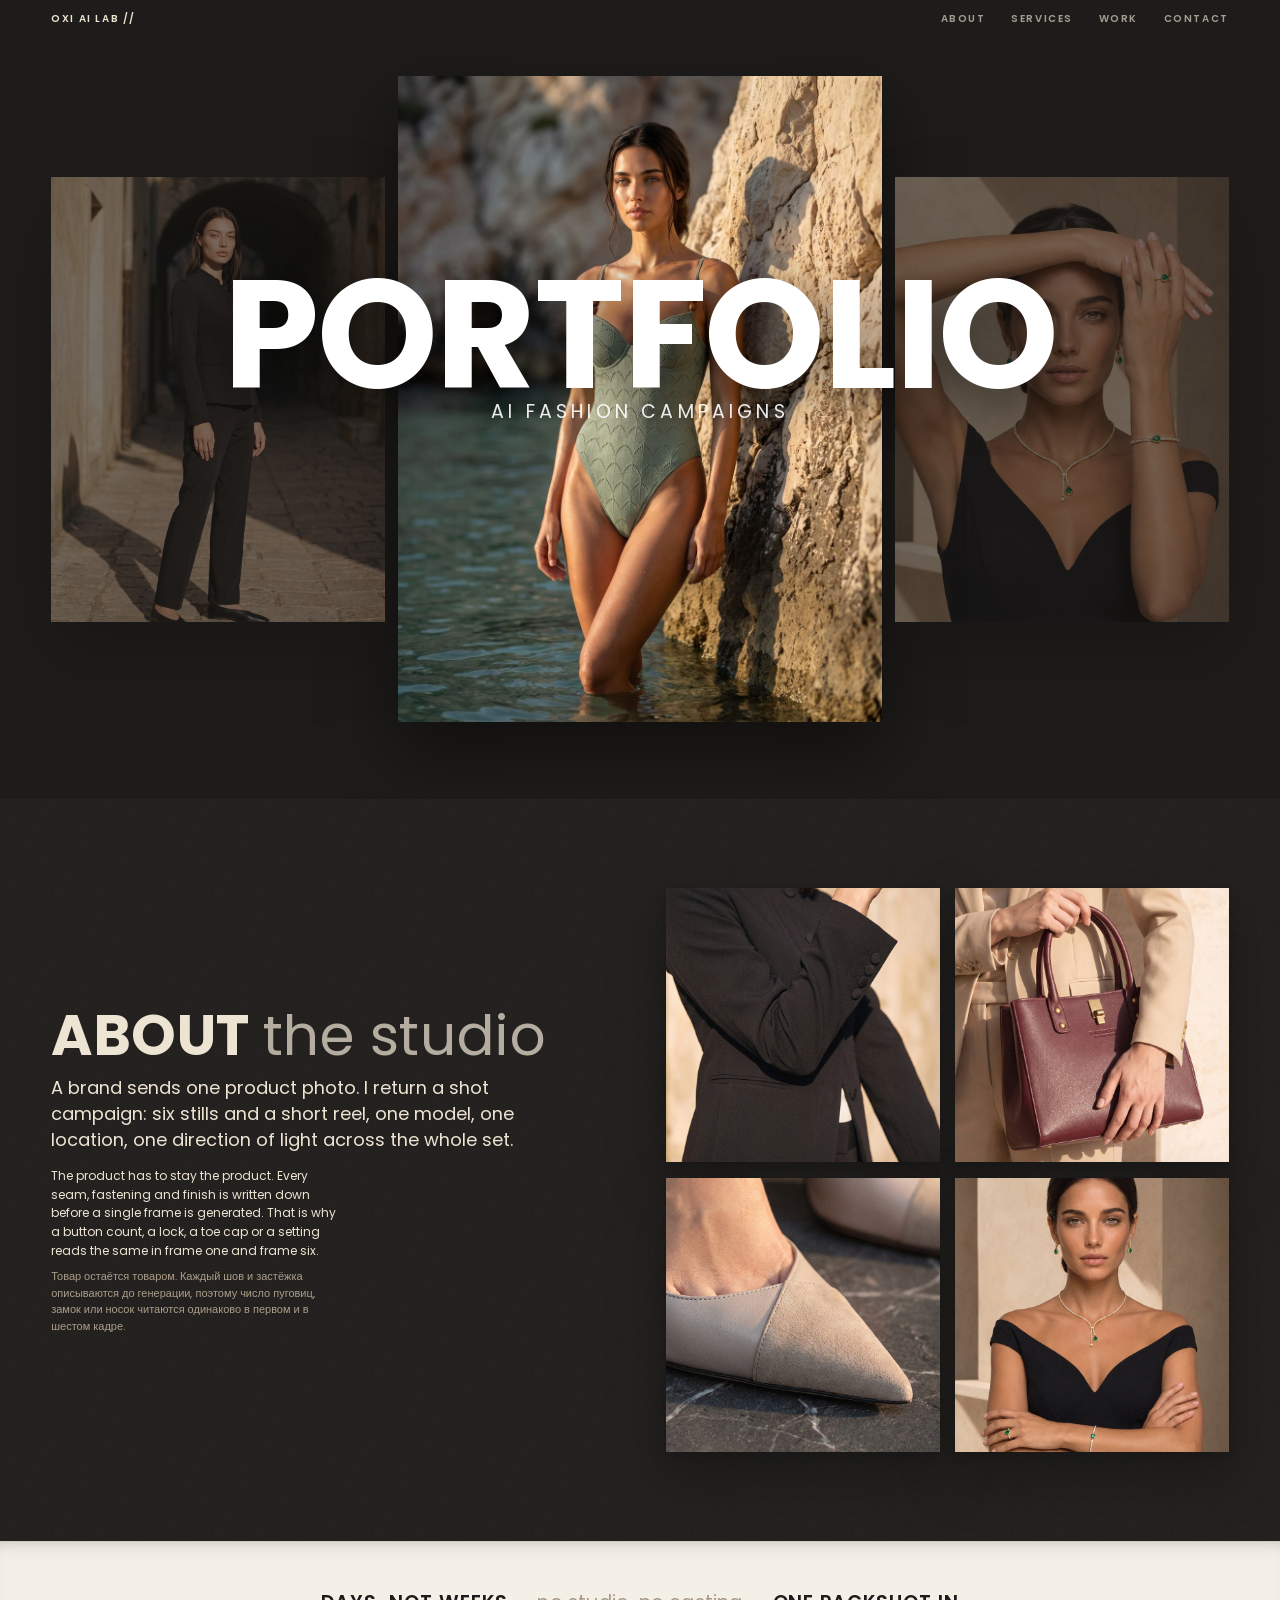
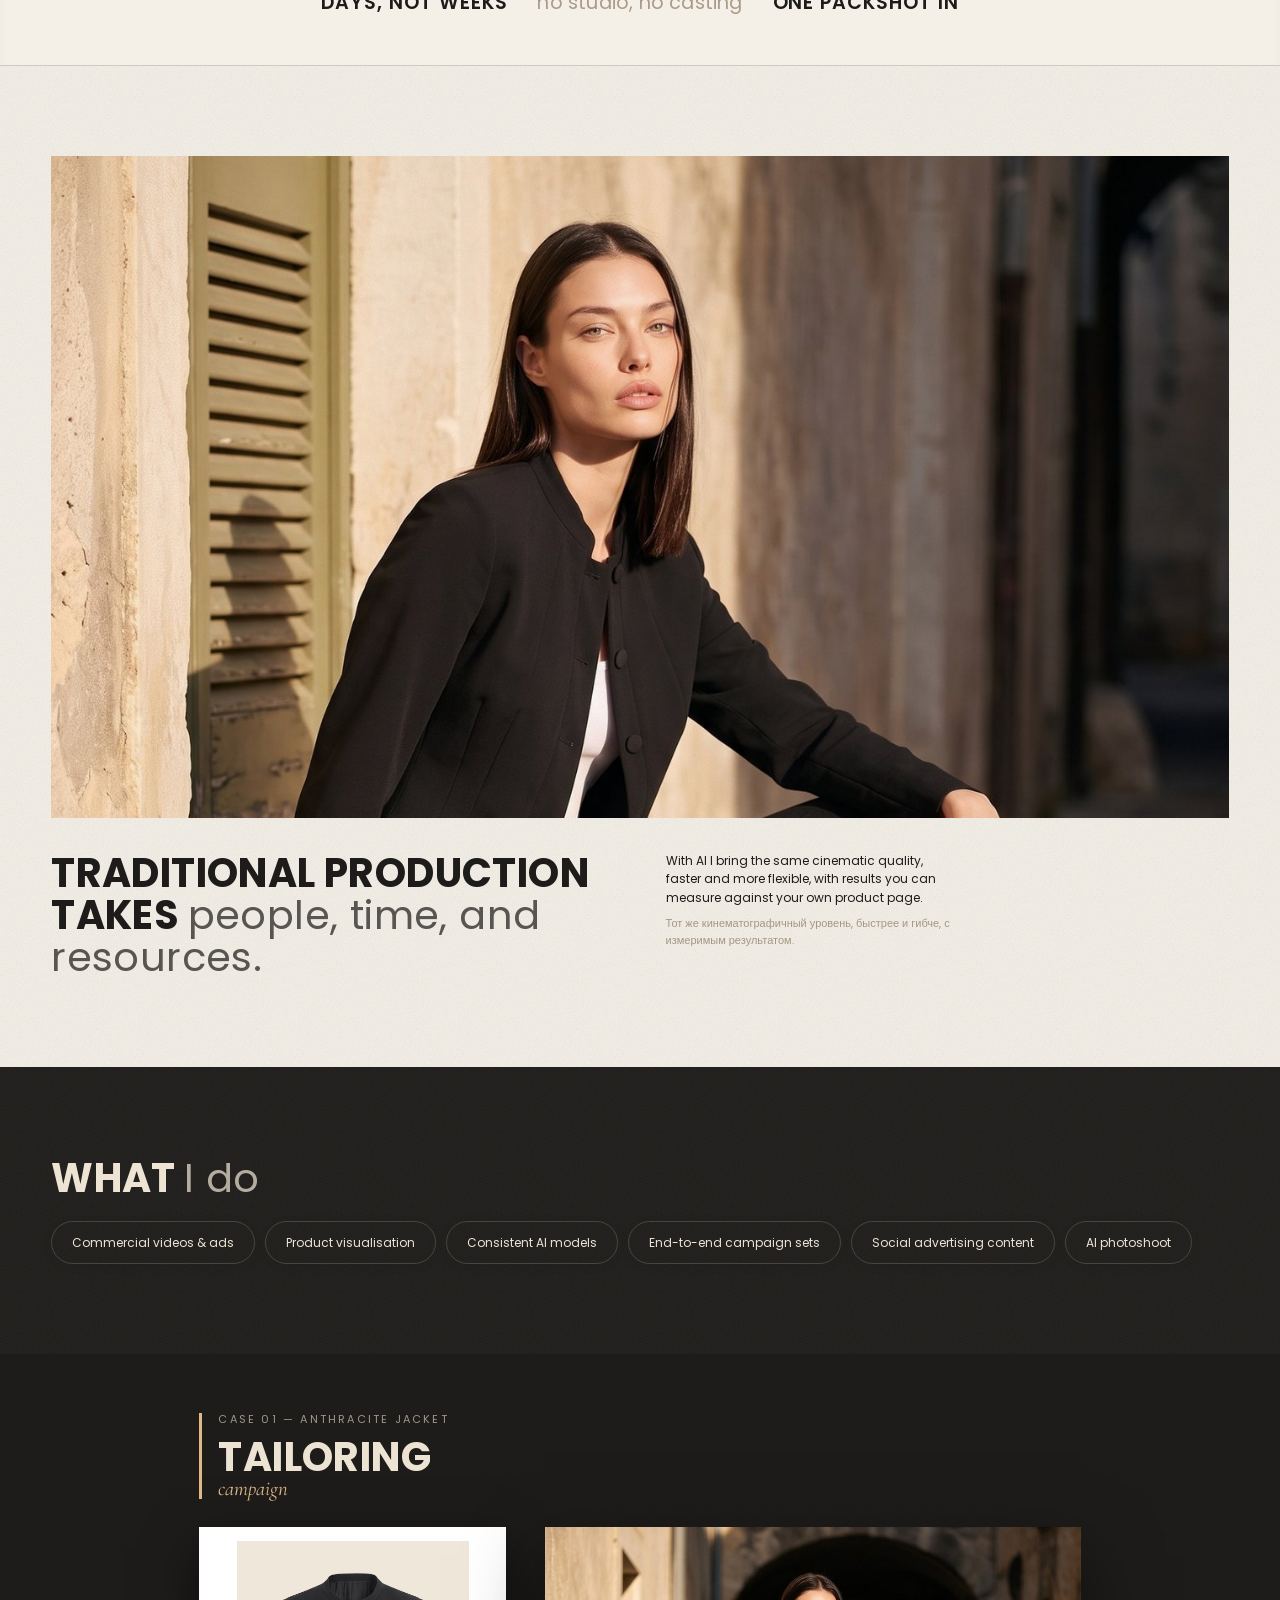
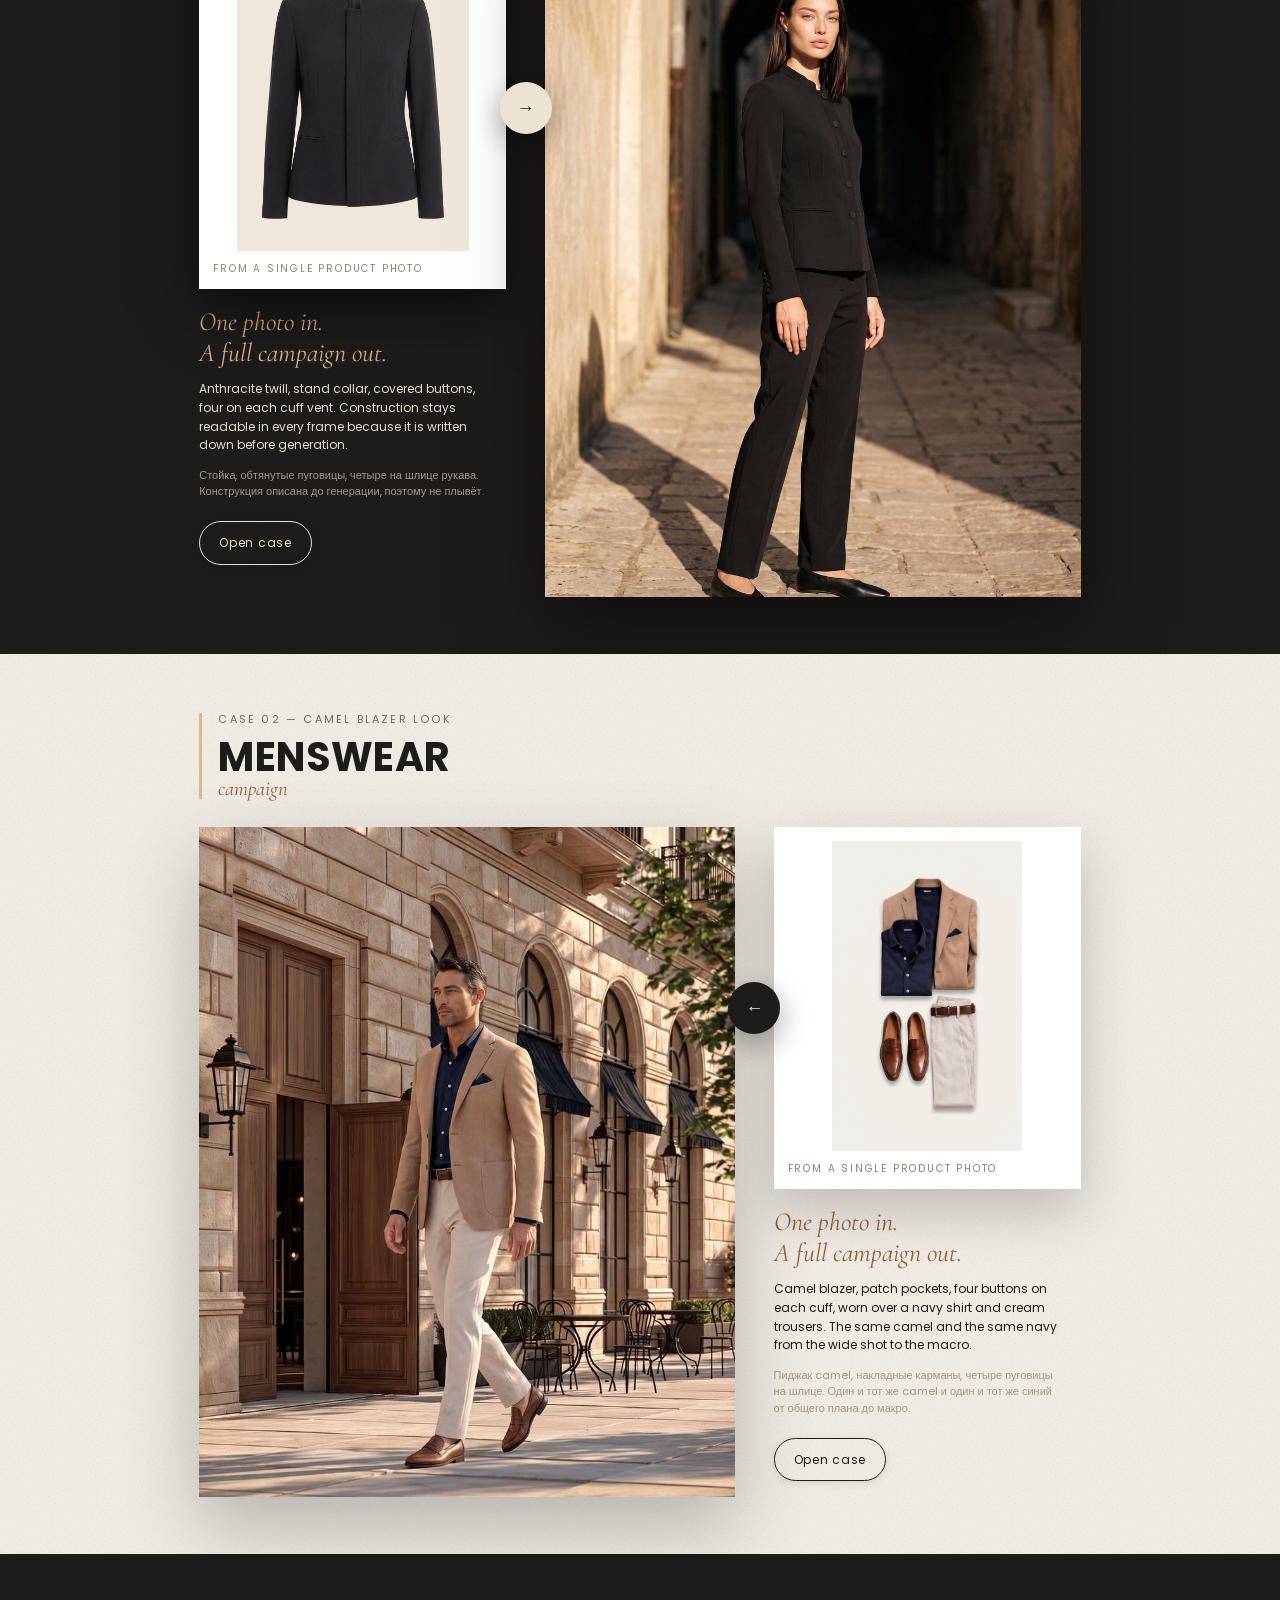
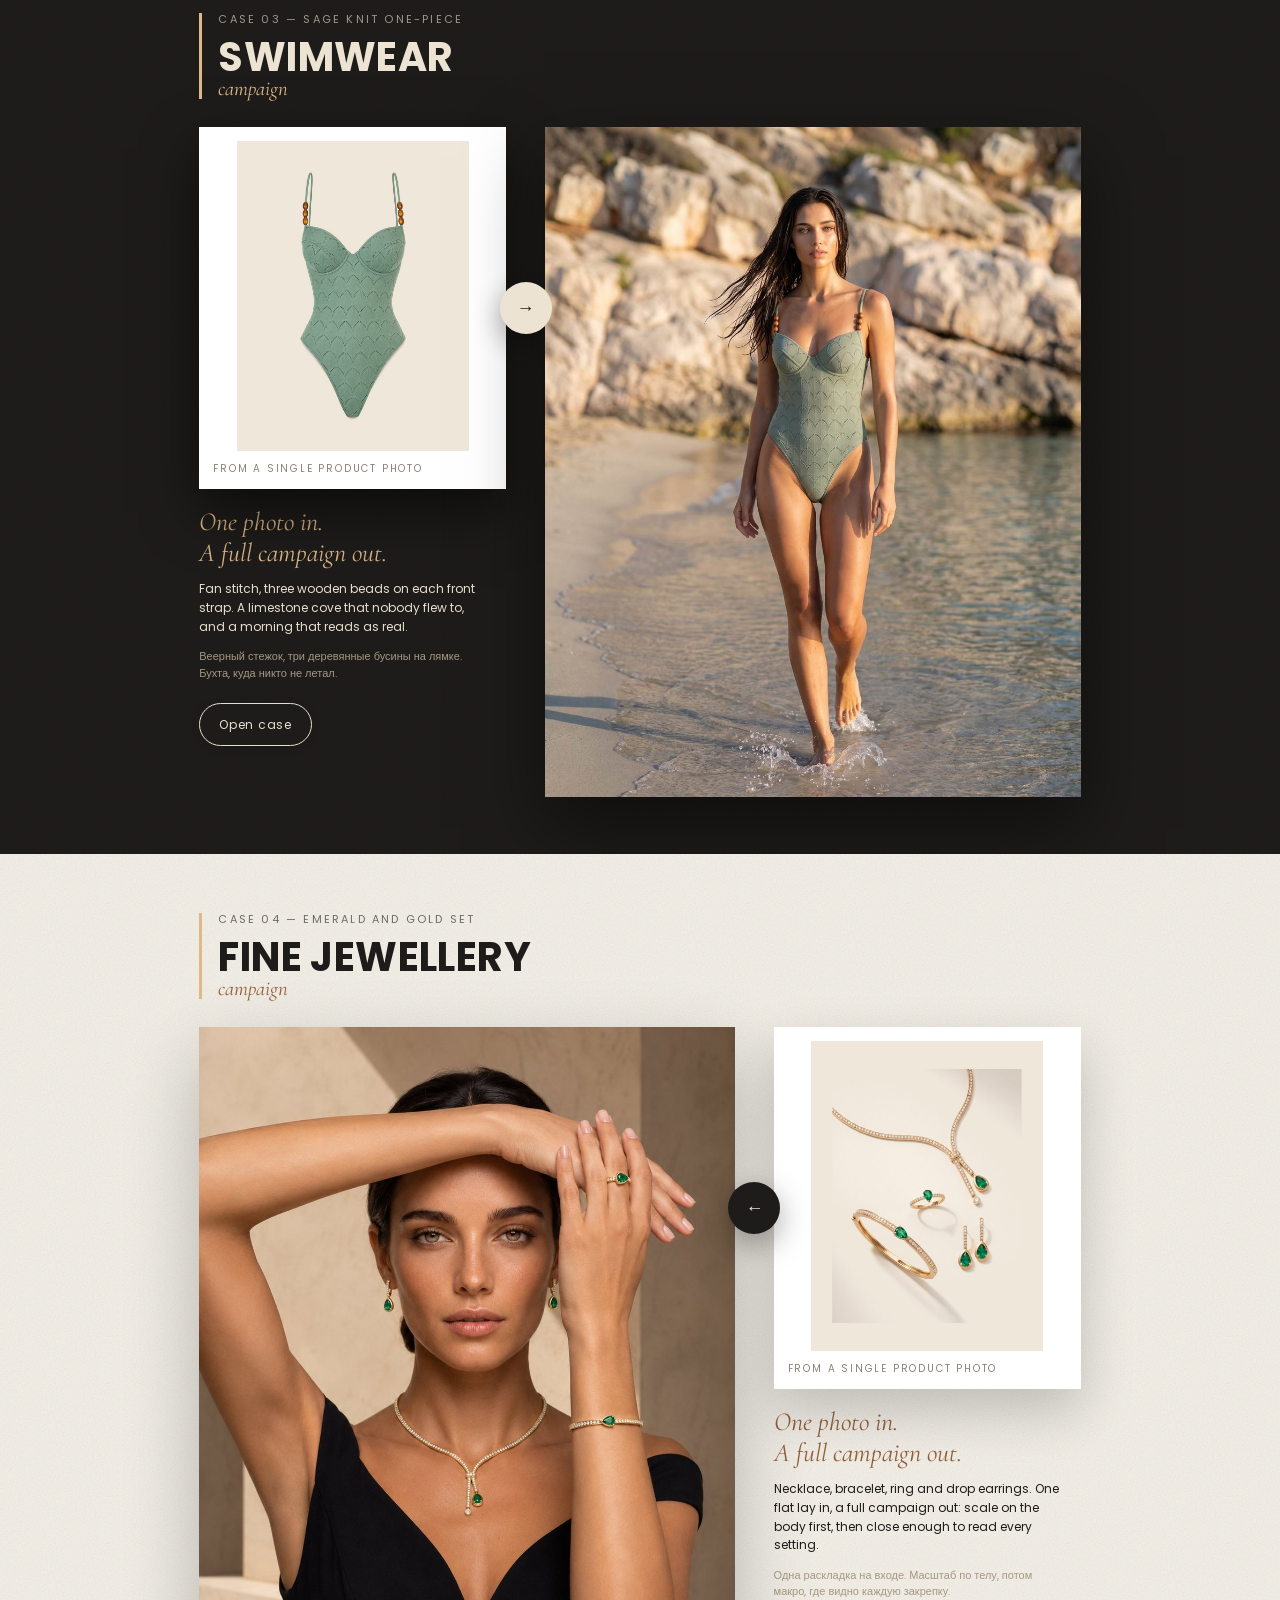
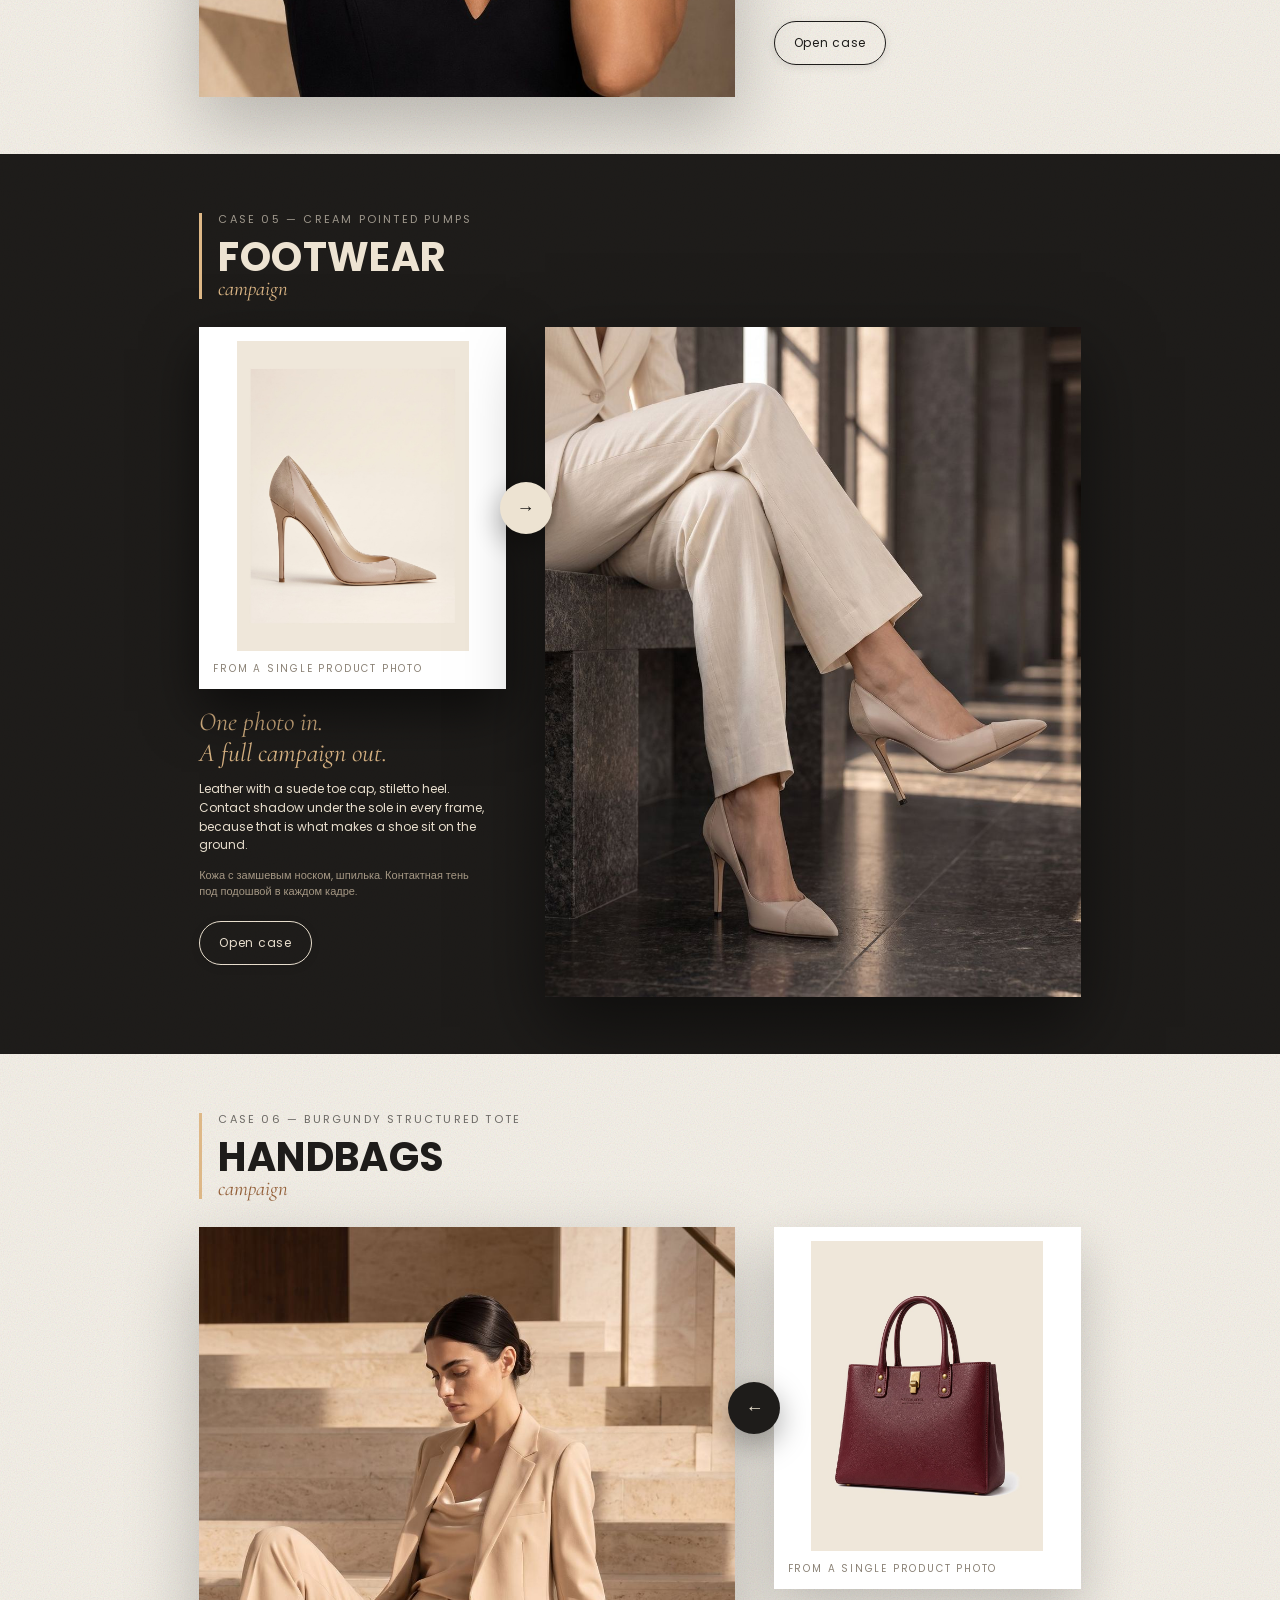
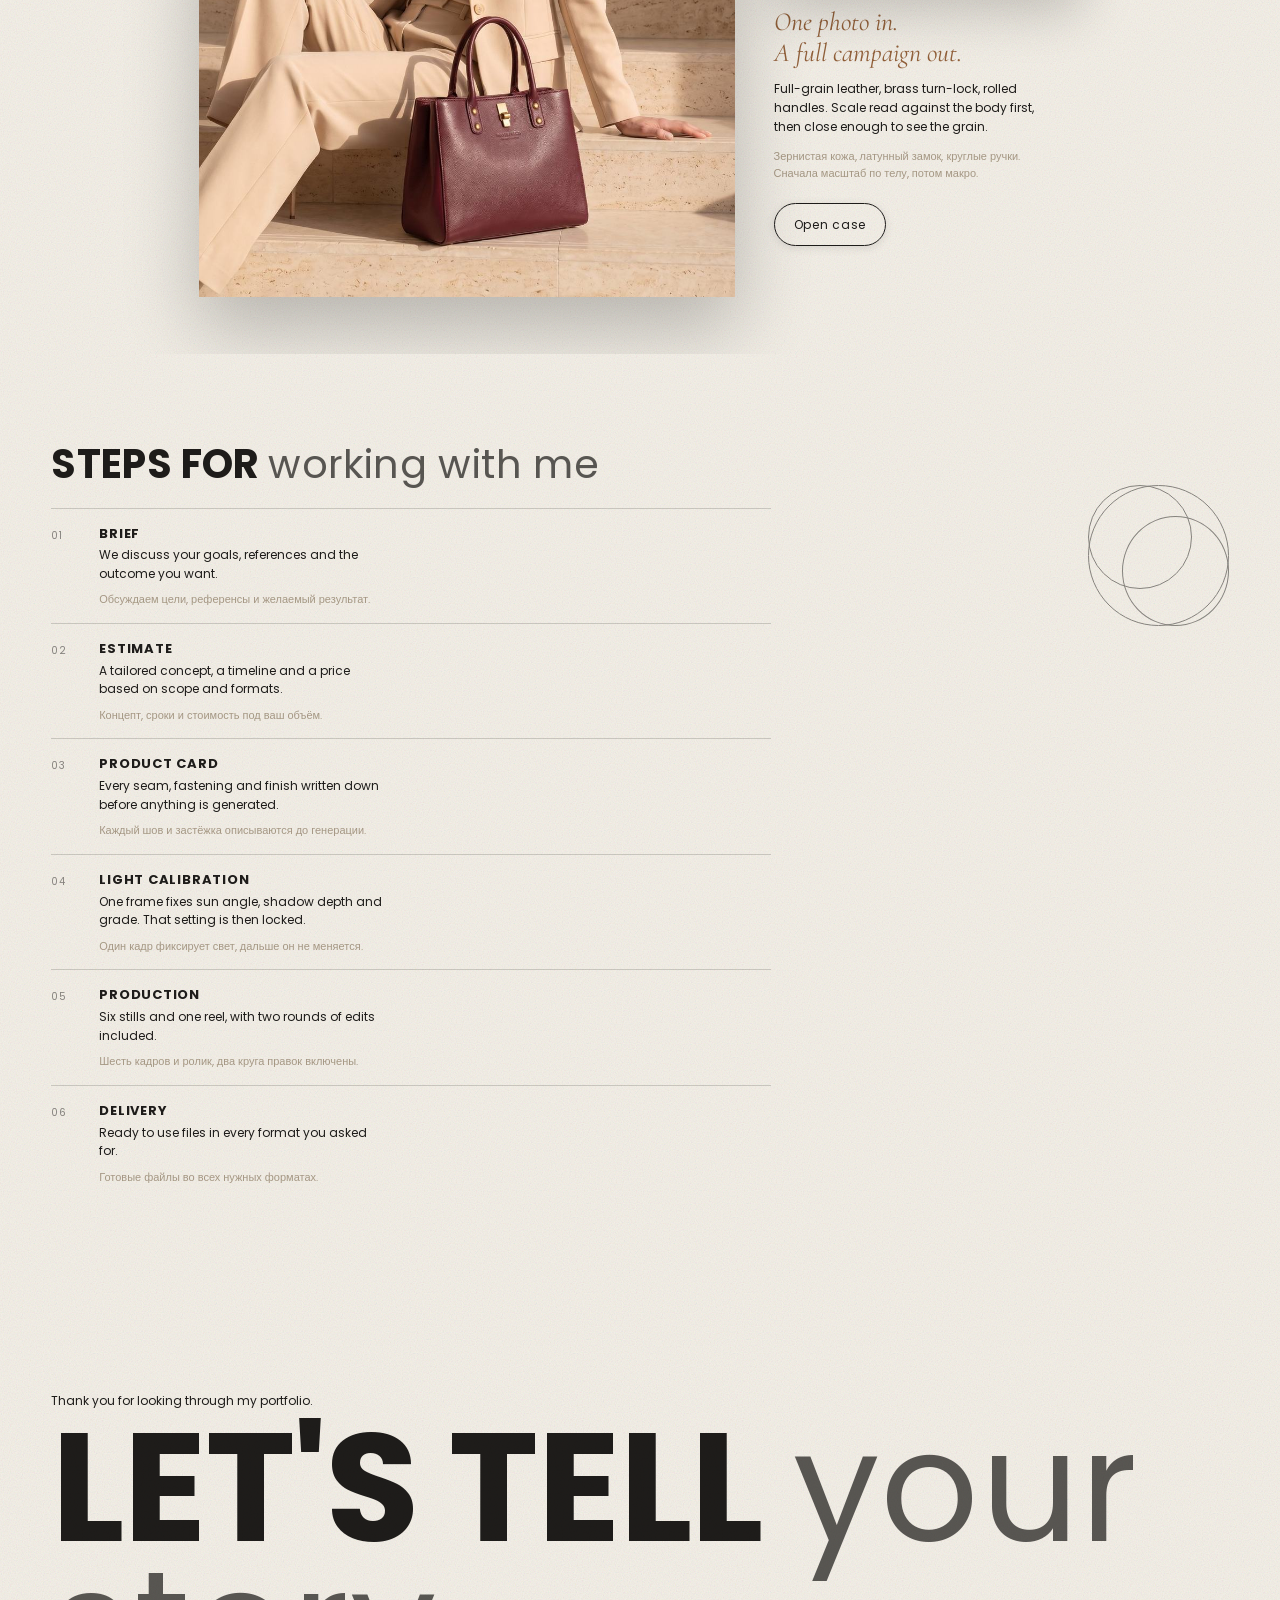
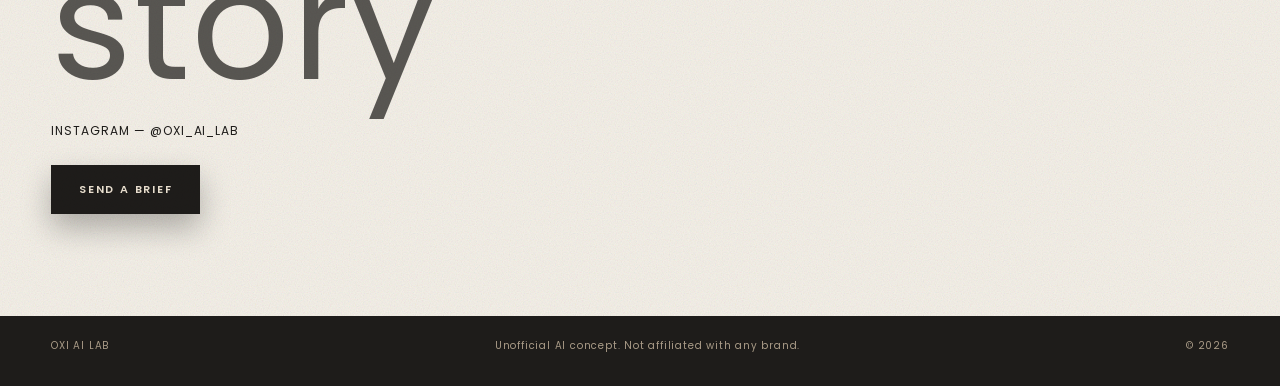
<file: index.html>
<!DOCTYPE html>
<html lang="en">
<head>
<meta charset="utf-8">
<meta name="viewport" content="width=device-width, initial-scale=1">
<title>OXI AI LAB — AI campaigns for fashion and accessory brands</title>
<meta name="description" content="Campaign visuals generated from a single product photo. Six stills and a short reel, no shoot required.">
<meta property="og:type" content="website">
<meta property="og:title" content="OXI AI LAB — AI campaigns for fashion and accessory brands">
<meta property="og:description" content="Campaign visuals generated from a single product photo. Six stills and a short reel, no shoot required.">
<meta property="og:image" content="https://oxiailab.github.io/images/og.jpg">
<meta property="og:url" content="https://oxiailab.github.io/">
<meta name="twitter:card" content="summary_large_image">
<link rel="icon" href="favicon.svg" type="image/svg+xml">
<link rel="preconnect" href="https://fonts.googleapis.com">
<link rel="preconnect" href="https://fonts.gstatic.com" crossorigin>
<link href="https://fonts.googleapis.com/css2?family=Poppins:wght@400;600;700&family=Cormorant+Garamond:ital,wght@1,300;1,400&display=swap" rel="stylesheet">
<link rel="stylesheet" href="style.css">
</head>
<body>

<header class="topbar">
  <a href="index.html">OXI AI LAB //</a>
  <nav>
    <a href="#about">About</a>
    <a href="#services">Services</a>
    <a href="#work">Work</a>
    <a href="#contact">Contact</a>
  </nav>
</header>

<div class="hero">
  <div class="hero-strip">
    <img class="side" src="images/hero-left.jpg" alt="">
    <img src="images/hero.jpg" alt="Campaign still">
    <img class="side" src="images/jewellery-01.jpg" alt="">
  </div>
  <div class="hero-title">
    <h1 class="giant">Portfolio</h1>
    <span class="hand">AI fashion campaigns</span>
  </div>
</div>

<section class="band dark grain" id="about">
  <div class="wrap cols">
    <div>
      <h2 class="title" style="font-size:clamp(28px,4.4vw,60px)">About <em>the studio</em></h2>
      <p class="lead">A brand sends one product photo. I return a shot campaign: six stills and a short reel, one model, one location, one direction of light across the whole set.</p>
      <p class="note">The product has to stay the product. Every seam, fastening and finish is written down before a single frame is generated. That is why a button count, a lock, a toe cap or a setting reads the same in frame one and frame six.</p>
      <p class="note-ru">Товар остаётся товаром. Каждый шов и застёжка описываются до генерации, поэтому число пуговиц, замок или носок читаются одинаково в первом и в шестом кадре.</p>
    </div>
    <div class="about-grid">
      <img src="images/about-1.jpg" alt="Cuff buttons close up">
      <img src="images/about-2.jpg" alt="Brass turn-lock close up">
      <img src="images/about-3.jpg" alt="Suede toe cap close up">
      <img src="images/about-4.jpg" alt="Stone setting close up">
    </div>
  </div>
</section>

<div class="manifest">
  <span>Days, not weeks</span>
  <span>no studio, no casting</span>
  <span>one packshot in</span>
</div>

<section class="band paper grain">
  <div class="wrap">
    <img src="images/compare.jpg" alt="Traditional production setup">
    <div class="cols" style="margin-top:34px; align-items:start">
      <h2 class="title" style="margin:0">Traditional production takes <em>people, time, and resources.</em></h2>
      <div>
        <p class="note">With AI I bring the same cinematic quality, faster and more flexible, with results you can measure against your own product page.</p>
        <p class="note-ru">Тот же кинематографичный уровень, быстрее и гибче, с измеримым результатом.</p>
      </div>
    </div>
  </div>
</section>

<section class="band dark grain" id="services">
  <div class="wrap">
    <h2 class="title">What <em>I do</em></h2>
    <ul class="pills">
      <li>Commercial videos &amp; ads</li>
      <li>Product visualisation</li>
      <li>Consistent AI models</li>
      <li>End-to-end campaign sets</li>
      <li>Social advertising content</li>
      <li>AI photoshoot</li>
    </ul>
  </div>
</section>

<div id="work"></div>

<!-- ===== РАЗВОРОТ: jacket (тёмный) ===== -->
<section class="case dark grain">
  <div class="wrap">
    <div class="head">
      <p class="tag">Case 01 — anthracite jacket</p>
      <h2 class="title">Tailoring<em>campaign</em></h2>
    </div>
    <div class="pr flip">
      <div class="pr-frame">
        <span class="track">
            <img src="images/jacket-01.jpg" alt="" loading="eager" decoding="async" fetchpriority="high">
            <img src="images/jacket-02.jpg" alt="" loading="lazy" decoding="async">
            <img src="images/jacket-03.jpg" alt="" loading="lazy" decoding="async">
            <img src="images/jacket-04.jpg" alt="" loading="lazy" decoding="async">
            <img src="images/jacket-05.jpg" alt="" loading="lazy" decoding="async">
            <img src="images/jacket-06.jpg" alt="" loading="lazy" decoding="async">
            <img src="images/jacket-01.jpg" alt="" loading="lazy" decoding="async">
            <img src="images/jacket-02.jpg" alt="" loading="lazy" decoding="async">
        </span>
      </div>
      <div class="pr-side">
        <figure class="pr-card">
          <img src="images/packshot-jacket.jpg" alt="Flat packshot">
          <figcaption>From a single product photo</figcaption>
          <span class="pr-arrow" aria-hidden="true">&#8594;</span>
        </figure>
        <p class="line">One photo in.<br>A full campaign out.</p>
        <p class="note">Anthracite twill, stand collar, covered buttons, four on each cuff vent. Construction stays readable in every frame because it is written down before generation.</p>
        <p class="note-ru">Стойка, обтянутые пуговицы, четыре на шлице рукава. Конструкция описана до генерации, поэтому не плывёт.</p>
        <a class="link" href="case-jacket.html">Open case</a>
      </div>
    </div>
  </div>
</section>

<!-- ===== РАЗВОРОТ: menswear (кремовый) ===== -->
<section class="case paper grain">
  <div class="wrap">
    <div class="head">
      <p class="tag">Case 02 — camel blazer look</p>
      <h2 class="title">Menswear<em>campaign</em></h2>
    </div>
    <div class="pr">
      <div class="pr-frame">
        <span class="track">
            <img src="images/menswear-01.jpg" alt="" loading="eager" decoding="async">
            <img src="images/menswear-02.jpg" alt="" loading="lazy" decoding="async">
            <img src="images/menswear-03.jpg" alt="" loading="lazy" decoding="async">
            <img src="images/menswear-04.jpg" alt="" loading="lazy" decoding="async">
            <img src="images/menswear-05.jpg" alt="" loading="lazy" decoding="async">
            <img src="images/menswear-06.jpg" alt="" loading="lazy" decoding="async">
            <img src="images/menswear-01.jpg" alt="" loading="lazy" decoding="async">
            <img src="images/menswear-02.jpg" alt="" loading="lazy" decoding="async">
        </span>
      </div>
      <div class="pr-side">
        <figure class="pr-card">
          <img src="images/packshot-menswear.jpg" alt="Flat packshot">
          <figcaption>From a single product photo</figcaption>
          <span class="pr-arrow" aria-hidden="true">&#8592;</span>
        </figure>
        <p class="line">One photo in.<br>A full campaign out.</p>
        <p class="note">Camel blazer, patch pockets, four buttons on each cuff, worn over a navy shirt and cream trousers. The same camel and the same navy from the wide shot to the macro.</p>
        <p class="note-ru">Пиджак camel, накладные карманы, четыре пуговицы на шлице. Один и тот же camel и один и тот же синий от общего плана до макро.</p>
        <a class="link" href="case-menswear.html">Open case</a>
      </div>
    </div>
  </div>
</section>

<!-- ===== РАЗВОРОТ: swimsuit (тёмный) ===== -->
<section class="case dark grain">
  <div class="wrap">
    <div class="head">
      <p class="tag">Case 03 — sage knit one-piece</p>
      <h2 class="title">Swimwear<em>campaign</em></h2>
    </div>
    <div class="pr flip">
      <div class="pr-frame">
        <span class="track">
            <img src="images/swimsuit-01.jpg" alt="" loading="eager" decoding="async">
            <img src="images/swimsuit-02.jpg" alt="" loading="lazy" decoding="async">
            <img src="images/swimsuit-03.jpg" alt="" loading="lazy" decoding="async">
            <img src="images/swimsuit-04.jpg" alt="" loading="lazy" decoding="async">
            <img src="images/swimsuit-05.jpg" alt="" loading="lazy" decoding="async">
            <img src="images/swimsuit-06.jpg" alt="" loading="lazy" decoding="async">
            <img src="images/swimsuit-01.jpg" alt="" loading="lazy" decoding="async">
            <img src="images/swimsuit-02.jpg" alt="" loading="lazy" decoding="async">
        </span>
      </div>
      <div class="pr-side">
        <figure class="pr-card">
          <img src="images/packshot-swimsuit.jpg" alt="Flat packshot">
          <figcaption>From a single product photo</figcaption>
          <span class="pr-arrow" aria-hidden="true">&#8594;</span>
        </figure>
        <p class="line">One photo in.<br>A full campaign out.</p>
        <p class="note">Fan stitch, three wooden beads on each front strap. A limestone cove that nobody flew to, and a morning that reads as real.</p>
        <p class="note-ru">Веерный стежок, три деревянные бусины на лямке. Бухта, куда никто не летал.</p>
        <a class="link" href="case-swimsuit.html">Open case</a>
      </div>
    </div>
  </div>
</section>

<!-- ===== РАЗВОРОТ: jewellery (кремовый) ===== -->
<section class="case paper grain">
  <div class="wrap">
    <div class="head">
      <p class="tag">Case 04 — emerald and gold set</p>
      <h2 class="title">Fine jewellery<em>campaign</em></h2>
    </div>
    <div class="pr">
      <div class="pr-frame">
        <span class="track">
            <img src="images/jewellery-01.jpg" alt="" loading="eager" decoding="async">
            <img src="images/jewellery-02.jpg" alt="" loading="lazy" decoding="async">
            <img src="images/jewellery-03.jpg" alt="" loading="lazy" decoding="async">
            <img src="images/jewellery-04.jpg" alt="" loading="lazy" decoding="async">
            <img src="images/jewellery-05.jpg" alt="" loading="lazy" decoding="async">
            <img src="images/jewellery-06.jpg" alt="" loading="lazy" decoding="async">
            <img src="images/jewellery-01.jpg" alt="" loading="lazy" decoding="async">
            <img src="images/jewellery-02.jpg" alt="" loading="lazy" decoding="async">
        </span>
      </div>
      <div class="pr-side">
        <figure class="pr-card">
          <img src="images/packshot-jewellery.jpg" alt="Flat packshot">
          <figcaption>From a single product photo</figcaption>
          <span class="pr-arrow" aria-hidden="true">&#8592;</span>
        </figure>
        <p class="line">One photo in.<br>A full campaign out.</p>
        <p class="note">Necklace, bracelet, ring and drop earrings. One flat lay in, a full campaign out: scale on the body first, then close enough to read every setting.</p>
        <p class="note-ru">Одна раскладка на входе. Масштаб по телу, потом макро, где видно каждую закрепку.</p>
        <a class="link" href="case-jewellery.html">Open case</a>
      </div>
    </div>
  </div>
</section>

<!-- ===== РАЗВОРОТ: shoes (тёмный) ===== -->
<section class="case dark grain">
  <div class="wrap">
    <div class="head">
      <p class="tag">Case 05 — cream pointed pumps</p>
      <h2 class="title">Footwear<em>campaign</em></h2>
    </div>
    <div class="pr flip">
      <div class="pr-frame">
        <span class="track">
            <img src="images/shoes-01.jpg" alt="" loading="eager" decoding="async">
            <img src="images/shoes-02.jpg" alt="" loading="lazy" decoding="async">
            <img src="images/shoes-03.jpg" alt="" loading="lazy" decoding="async">
            <img src="images/shoes-04.jpg" alt="" loading="lazy" decoding="async">
            <img src="images/shoes-05.jpg" alt="" loading="lazy" decoding="async">
            <img src="images/shoes-06.jpg" alt="" loading="lazy" decoding="async">
            <img src="images/shoes-01.jpg" alt="" loading="lazy" decoding="async">
            <img src="images/shoes-02.jpg" alt="" loading="lazy" decoding="async">
        </span>
      </div>
      <div class="pr-side">
        <figure class="pr-card">
          <img src="images/packshot-shoes.jpg" alt="Flat packshot">
          <figcaption>From a single product photo</figcaption>
          <span class="pr-arrow" aria-hidden="true">&#8594;</span>
        </figure>
        <p class="line">One photo in.<br>A full campaign out.</p>
        <p class="note">Leather with a suede toe cap, stiletto heel. Contact shadow under the sole in every frame, because that is what makes a shoe sit on the ground.</p>
        <p class="note-ru">Кожа с замшевым носком, шпилька. Контактная тень под подошвой в каждом кадре.</p>
        <a class="link" href="case-shoes.html">Open case</a>
      </div>
    </div>
  </div>
</section>

<!-- ===== РАЗВОРОТ: bag (кремовый) ===== -->
<section class="case paper grain">
  <div class="wrap">
    <div class="head">
      <p class="tag">Case 06 — burgundy structured tote</p>
      <h2 class="title">Handbags<em>campaign</em></h2>
    </div>
    <div class="pr">
      <div class="pr-frame">
        <span class="track">
            <img src="images/bag-01.jpg" alt="" loading="eager" decoding="async">
            <img src="images/bag-02.jpg" alt="" loading="lazy" decoding="async">
            <img src="images/bag-03.jpg" alt="" loading="lazy" decoding="async">
            <img src="images/bag-04.jpg" alt="" loading="lazy" decoding="async">
            <img src="images/bag-05.jpg" alt="" loading="lazy" decoding="async">
            <img src="images/bag-06.jpg" alt="" loading="lazy" decoding="async">
            <img src="images/bag-01.jpg" alt="" loading="lazy" decoding="async">
            <img src="images/bag-02.jpg" alt="" loading="lazy" decoding="async">
        </span>
      </div>
      <div class="pr-side">
        <figure class="pr-card">
          <img src="images/packshot-bag.jpg" alt="Flat packshot">
          <figcaption>From a single product photo</figcaption>
          <span class="pr-arrow" aria-hidden="true">&#8592;</span>
        </figure>
        <p class="line">One photo in.<br>A full campaign out.</p>
        <p class="note">Full-grain leather, brass turn-lock, rolled handles. Scale read against the body first, then close enough to see the grain.</p>
        <p class="note-ru">Зернистая кожа, латунный замок, круглые ручки. Сначала масштаб по телу, потом макро.</p>
        <a class="link" href="case-bag.html">Open case</a>
      </div>
    </div>
  </div>
</section>

<section class="band paper grain">
  <div class="circles"><span></span><span></span><span></span></div>
  <div class="wrap">
    <h2 class="title">Steps for <em>working with me</em></h2>
    <ol class="steps">
      <li><div><b>Brief</b><p class="note">We discuss your goals, references and the outcome you want.</p><p class="note-ru">Обсуждаем цели, референсы и желаемый результат.</p></div></li>
      <li><div><b>Estimate</b><p class="note">A tailored concept, a timeline and a price based on scope and formats.</p><p class="note-ru">Концепт, сроки и стоимость под ваш объём.</p></div></li>
      <li><div><b>Product card</b><p class="note">Every seam, fastening and finish written down before anything is generated.</p><p class="note-ru">Каждый шов и застёжка описываются до генерации.</p></div></li>
      <li><div><b>Light calibration</b><p class="note">One frame fixes sun angle, shadow depth and grade. That setting is then locked.</p><p class="note-ru">Один кадр фиксирует свет, дальше он не меняется.</p></div></li>
      <li><div><b>Production</b><p class="note">Six stills and one reel, with two rounds of edits included.</p><p class="note-ru">Шесть кадров и ролик, два круга правок включены.</p></div></li>
      <li><div><b>Delivery</b><p class="note">Ready to use files in every format you asked for.</p><p class="note-ru">Готовые файлы во всех нужных форматах.</p></div></li>
    </ol>
  </div>
</section>

<section class="cta grain" id="contact">
  <div class="wrap">
    <p class="note">Thank you for looking through my portfolio.</p>
    <h2 class="giant">Let's tell <em>your story</em></h2>
    <div class="contacts">
      <a href="https://instagram.com/oxi_ai_lab" target="_blank" rel="noopener">Instagram &mdash; @oxi_ai_lab</a>
    </div>
    <button type="button" class="btn" id="briefOpen">Send a brief</button>

    <form class="briefform" id="briefForm" hidden novalidate
          action="https://formsubmit.co/ajax/068a63654a39d5003a03572a573b5a58" method="POST">
      <div class="brief-row">
        <label>Brand
          <input name="Brand" type="text" required autocomplete="organization">
        </label>
        <label>Email
          <input name="Email" type="email" required autocomplete="email">
        </label>
      </div>
      <div class="brief-row">
        <label>Category
          <select name="Category">
            <option value="" selected>Select one</option>
            <option>Apparel</option>
            <option>Lingerie</option>
            <option>Swimwear</option>
            <option>Footwear</option>
            <option>Bags &amp; accessories</option>
            <option>Jewellery</option>
            <option>Cosmetics</option>
            <option>Other</option>
          </select>
        </label>
        <label>Product link
          <input name="Product link" type="url" placeholder="https://" autocomplete="off">
        </label>
      </div>
      <label>Your brief
        <textarea name="Your brief" rows="4" required
          placeholder="Tell me about the product and what you need: photos, a reel, or both, how many looks, and any deadline."></textarea>
      </label>
      <input type="hidden" name="_subject" value="New brief from oxiailab.github.io">
      <input type="hidden" name="_template" value="table">
      <input type="text" name="_honey" style="display:none" tabindex="-1" autocomplete="off" aria-hidden="true">
      <div class="brief-foot">
        <button type="submit" class="btn" id="briefSend">Send</button>
        <span class="brief-msg" id="briefMsg" role="status" aria-live="polite"></span>
      </div>
    </form>
  </div>
</section>

<script>
/* Форма брифа: кнопка раскрывает форму, отправка через FormSubmit AJAX,
   человек остаётся на странице, ответ показывается строкой под кнопкой. */
(function(){
  var open = document.getElementById('briefOpen'),
      form = document.getElementById('briefForm'),
      send = document.getElementById('briefSend'),
      msg  = document.getElementById('briefMsg');
  if (!open || !form) return;
  open.addEventListener('click', function(){
    form.hidden = false; open.hidden = true;
    var f = form.querySelector('input,select,textarea'); if (f) f.focus();
  });
  form.addEventListener('submit', function(e){
    e.preventDefault();
    if (form._honey.value) return;                 // бот заполнил ловушку
    if (!form.checkValidity()){ form.reportValidity(); return; }
    send.disabled = true; msg.textContent = 'Sending…'; msg.className = 'brief-msg';
    fetch(form.action, {
      method: 'POST',
      headers: {'Accept':'application/json'},
      body: new FormData(form)
    }).then(function(r){ return r.json(); })
      .then(function(){
        var t = document.createElement('p');
        t.className = 'brief-thanks';
        t.textContent = 'Thank you. I’ll be in touch shortly.';
        form.innerHTML = '';
        form.appendChild(t);
      })
      .catch(function(){
        send.disabled = false;
        msg.textContent = 'Something went wrong. Please try again, or reach me on Instagram.';
        msg.className = 'brief-msg err';
      });
  });
})();
</script>

<footer class="foot">
  <span>OXI AI LAB</span>
  <span>Unofficial AI concept. Not affiliated with any brand.</span>
  <span>&copy; 2026</span>
</footer>

<nav class="slidenav" aria-label="Cases"></nav>
<script>
/* Листание кейсов: точки справа, стрелки и PageUp/PageDown.
   Прокрутка колесом работает как обычно, слайды к ней примагничиваются средствами CSS. */
(function(){
  var cases = [].slice.call(document.querySelectorAll('section.case'));
  if (!cases.length) return;
  var nav = document.querySelector('.slidenav');
  cases.forEach(function(sec, i){
    var b = document.createElement('button');
    b.type = 'button';
    b.setAttribute('aria-label', 'Case ' + (i + 1));
    b.addEventListener('click', function(){ go(i); });
    nav.appendChild(b);
  });
  var dots = [].slice.call(nav.children), cur = 0;
  function go(i){
    i = Math.max(0, Math.min(cases.length - 1, i));
    cases[i].scrollIntoView({behavior:'smooth', block:'start'});
  }
  function warm(i){
    /* Кадры следующего слайда подгружаются заранее, по одному, чтобы канал не забивался
       шестью картинками разом: именно из-за этого на медленной сети появлялись белые места. */
    var sec = cases[i];
    if (!sec || sec.dataset.warm) return;
    sec.dataset.warm = '1';
    var imgs = [].slice.call(sec.querySelectorAll('img[loading="lazy"]'));
    (function next(){
      var img = imgs.shift();
      if (!img) return;
      img.loading = 'eager';
      var probe = new Image();
      probe.onload = probe.onerror = function(){ setTimeout(next, 60); };
      probe.src = img.currentSrc || img.src;
    })();
  }
  function mark(i){
    cur = i;
    dots.forEach(function(d, k){ d.setAttribute('aria-current', k === i ? 'true' : 'false'); });
    nav.classList.toggle('on-dark', cases[i].classList.contains('dark'));
    warm(i); warm(i + 1);
  }
  if ('IntersectionObserver' in window){
    var io = new IntersectionObserver(function(es){
      es.forEach(function(e){ if (e.isIntersecting) mark(cases.indexOf(e.target)); });
    }, {threshold:.55});
    cases.forEach(function(s){ io.observe(s); });
  }
  if (document.readyState === 'complete') { warm(0); warm(1); }
  else window.addEventListener('load', function(){ warm(0); warm(1); });
  document.addEventListener('keydown', function(e){
    if (e.metaKey || e.ctrlKey || e.altKey) return;
    var inCase = cases[cur] && cases[cur].getBoundingClientRect().top > -window.innerHeight * .5
                             && cases[cur].getBoundingClientRect().bottom > window.innerHeight * .5;
    if (e.key === 'ArrowRight' || e.key === 'PageDown'){ if (inCase){ e.preventDefault(); go(cur + 1); } }
    if (e.key === 'ArrowLeft'  || e.key === 'PageUp'){   if (inCase){ e.preventDefault(); go(cur - 1); } }
  });
})();
</script>
</body>
</html>
</file>
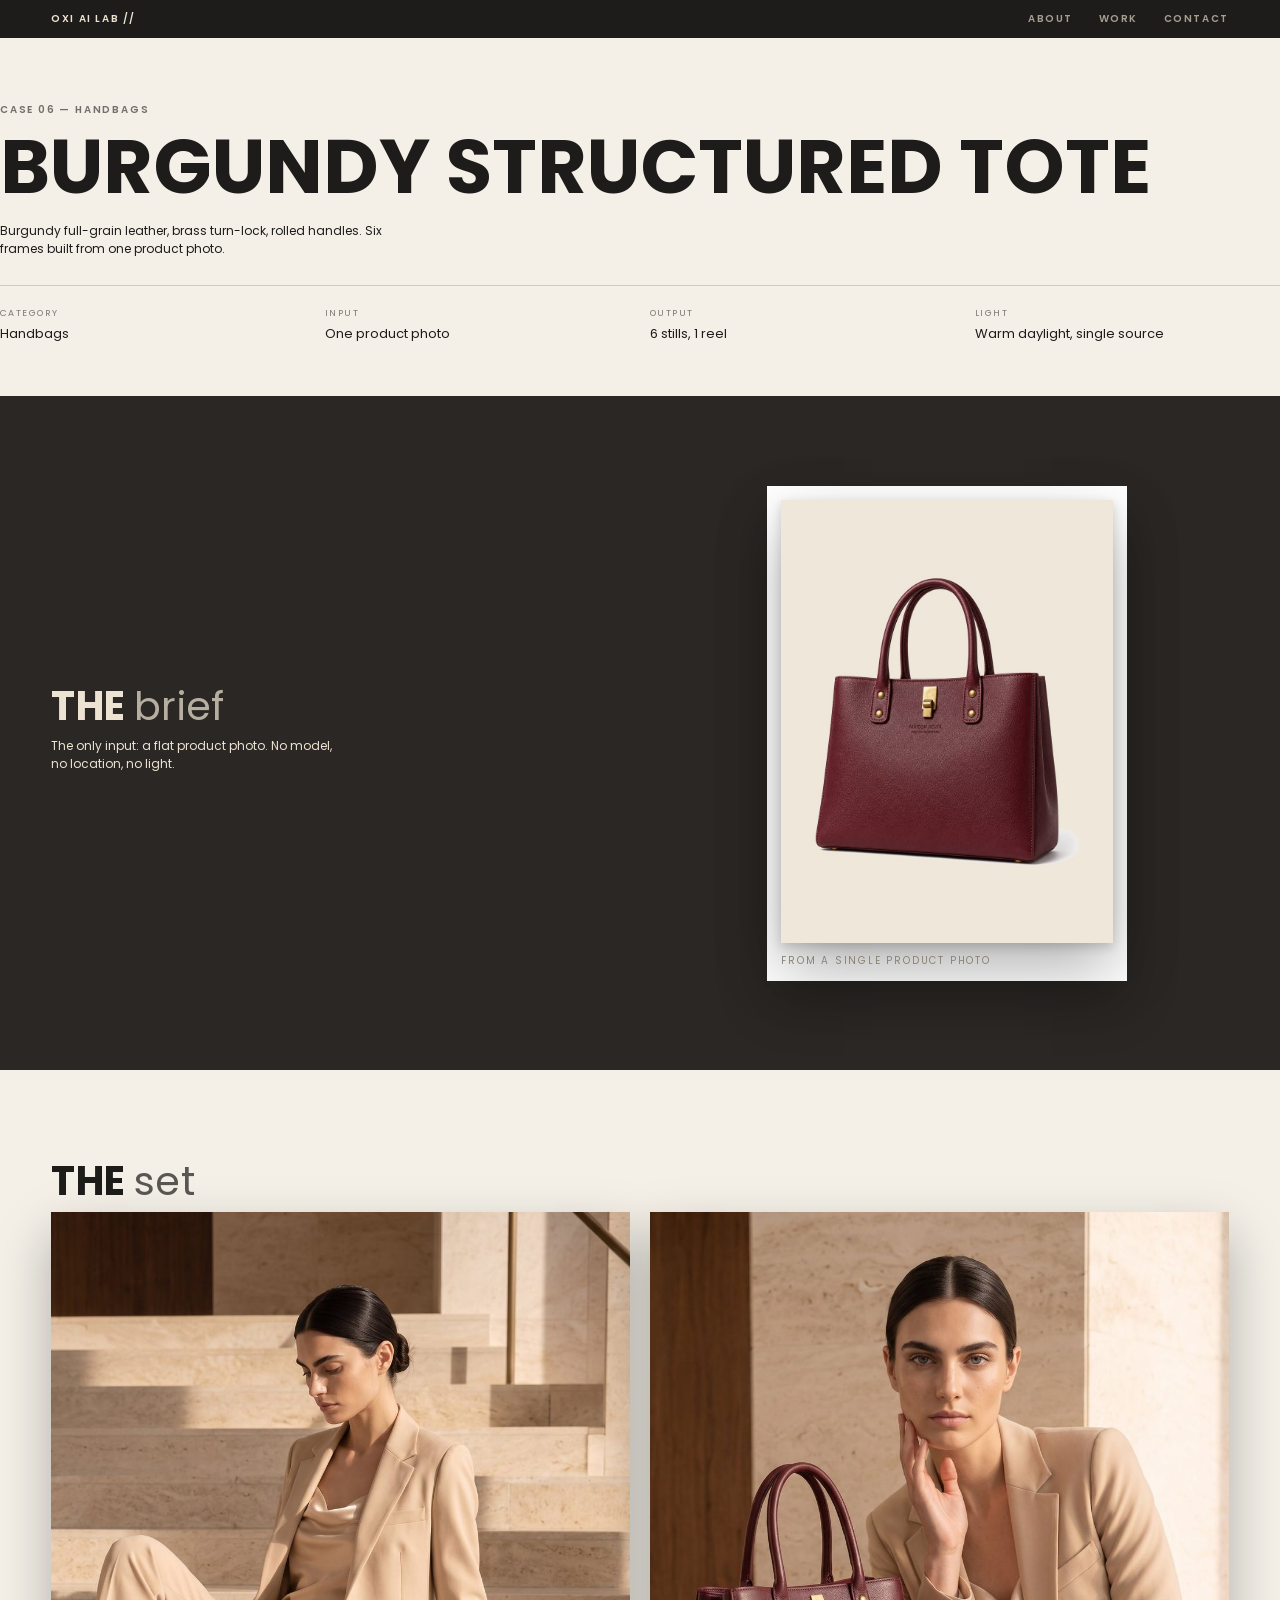
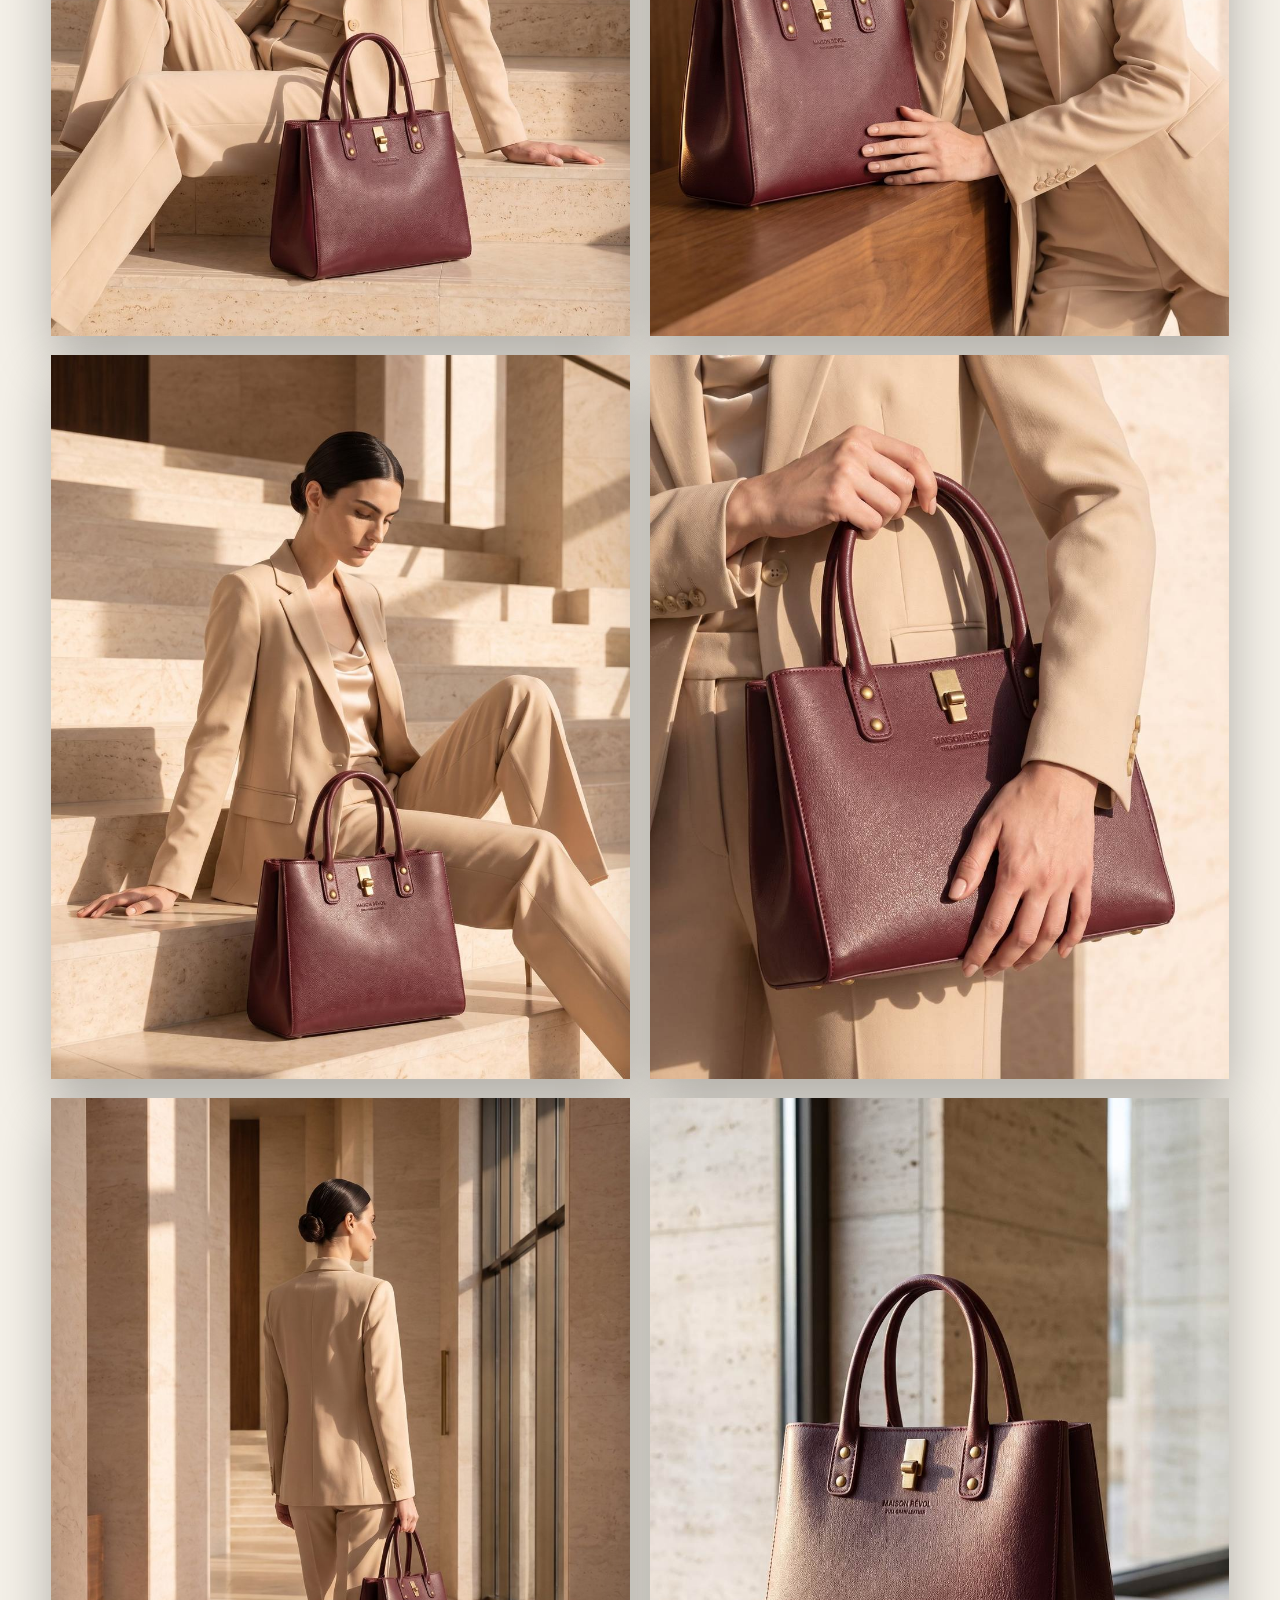
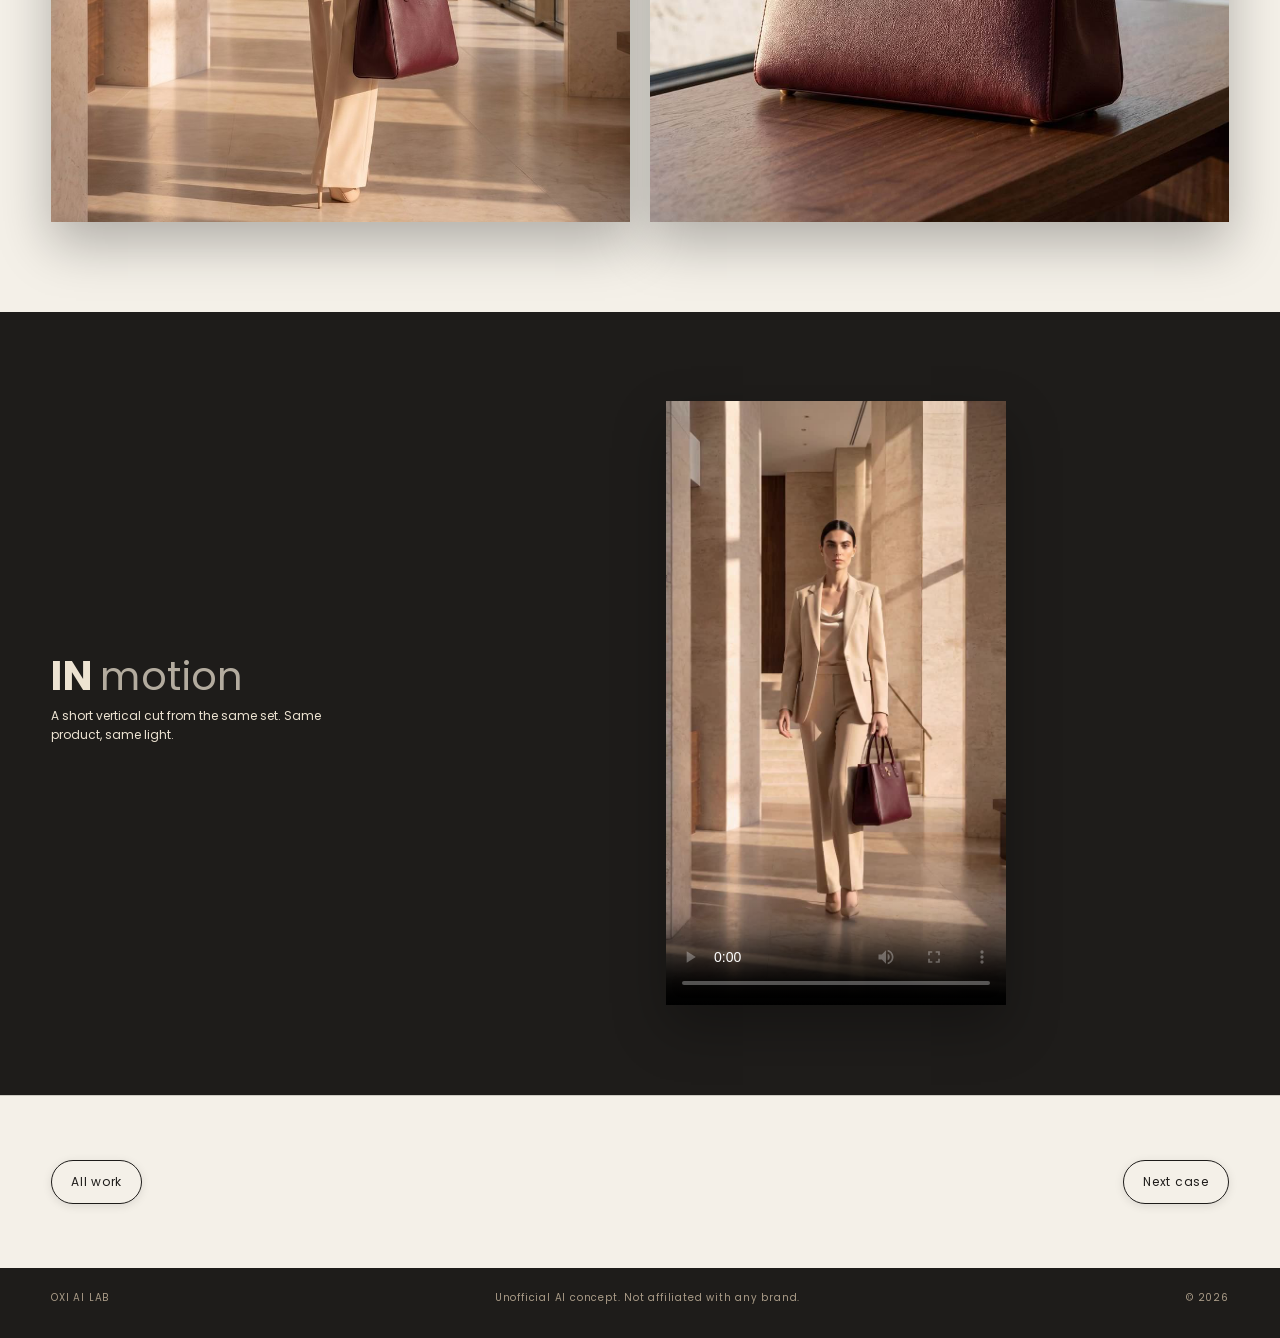
<file: case-bag.html>
<!DOCTYPE html>
<html lang="en">
<head>
<meta charset="utf-8">
<meta name="viewport" content="width=device-width, initial-scale=1">
<title>Handbags — OXI AI LAB</title>
<meta name="description" content="Burgundy structured tote. Campaign visuals generated from a single product photo.">
<meta property="og:title" content="Handbags — OXI AI LAB">
<meta property="og:image" content="https://oxiailab.github.io/images/bag-01.jpg">
<link rel="icon" href="favicon.svg" type="image/svg+xml">
<link rel="preconnect" href="https://fonts.googleapis.com">
<link rel="preconnect" href="https://fonts.gstatic.com" crossorigin>
<link href="https://fonts.googleapis.com/css2?family=Poppins:wght@400;600;700&family=Cormorant+Garamond:ital,wght@1,300;1,400&display=swap" rel="stylesheet">
<link rel="stylesheet" href="style.css">
</head>
<body>

<header class="topbar">
  <a href="index.html">OXI AI LAB //</a>
  <nav>
    <a href="index.html#about">About</a>
    <a href="index.html#work">Work</a>
    <a href="index.html#contact">Contact</a>
  </nav>
</header>

<div class="wrap case-head">
  <p class="eyebrow">Case 06 — handbags</p>
  <h1>Burgundy structured tote</h1>
  <p class="note" style="max-width:52ch">Burgundy full-grain leather, brass turn-lock, rolled handles. Six frames built from one product photo.</p>
  <dl class="specs">
    <div><dt>Category</dt><dd>Handbags</dd></div>
    <div><dt>Input</dt><dd>One product photo</dd></div>
    <div><dt>Output</dt><dd>6 stills, 1 reel</dd></div>
    <div><dt>Light</dt><dd>Warm daylight, single source</dd></div>
  </dl>
</div>

<section class="band brief">
  <div class="wrap cols">
    <div>
      <h2 class="title">The <em>brief</em></h2>
      <p class="note">The only input: a flat product photo. No model, no location, no light.</p>
    </div>
    <figure class="pr-card">
      <img src="images/packshot-bag.jpg" alt="Flat packshot">
      <figcaption>From a single product photo</figcaption>
    </figure>
  </div>
</section>

<section class="band paper">
  <div class="wrap">
    <h2 class="title">The <em>set</em></h2>
    <div class="frames">
      <img src="images/bag-01.jpg" alt="" loading="lazy">
      <img src="images/bag-02.jpg" alt="" loading="lazy">
      <img src="images/bag-03.jpg" alt="" loading="lazy">
      <img src="images/bag-04.jpg" alt="" loading="lazy">
      <img src="images/bag-05.jpg" alt="" loading="lazy">
      <img src="images/bag-06.jpg" alt="" loading="lazy">
    </div>
  </div>
</section>

<section class="band dark">
  <div class="wrap cols">
    <div>
      <h2 class="title">In <em>motion</em></h2>
      <p class="note">A short vertical cut from the same set. Same product, same light.</p>
    </div>
    <div class="reel"><video src="video/bag.mp4" poster="images/reel-bag.jpg" controls playsinline loop preload="metadata"></video></div>
  </div>
</section>

<div class="wrap pager">
  <a class="link" href="index.html#work">All work</a>
  <a class="link" href="case-jacket.html">Next case</a>
</div>

<footer class="foot">
  <span>OXI AI LAB</span>
  <span>Unofficial AI concept. Not affiliated with any brand.</span>
  <span>&copy; 2026</span>
</footer>
</body>
</html>
</file>
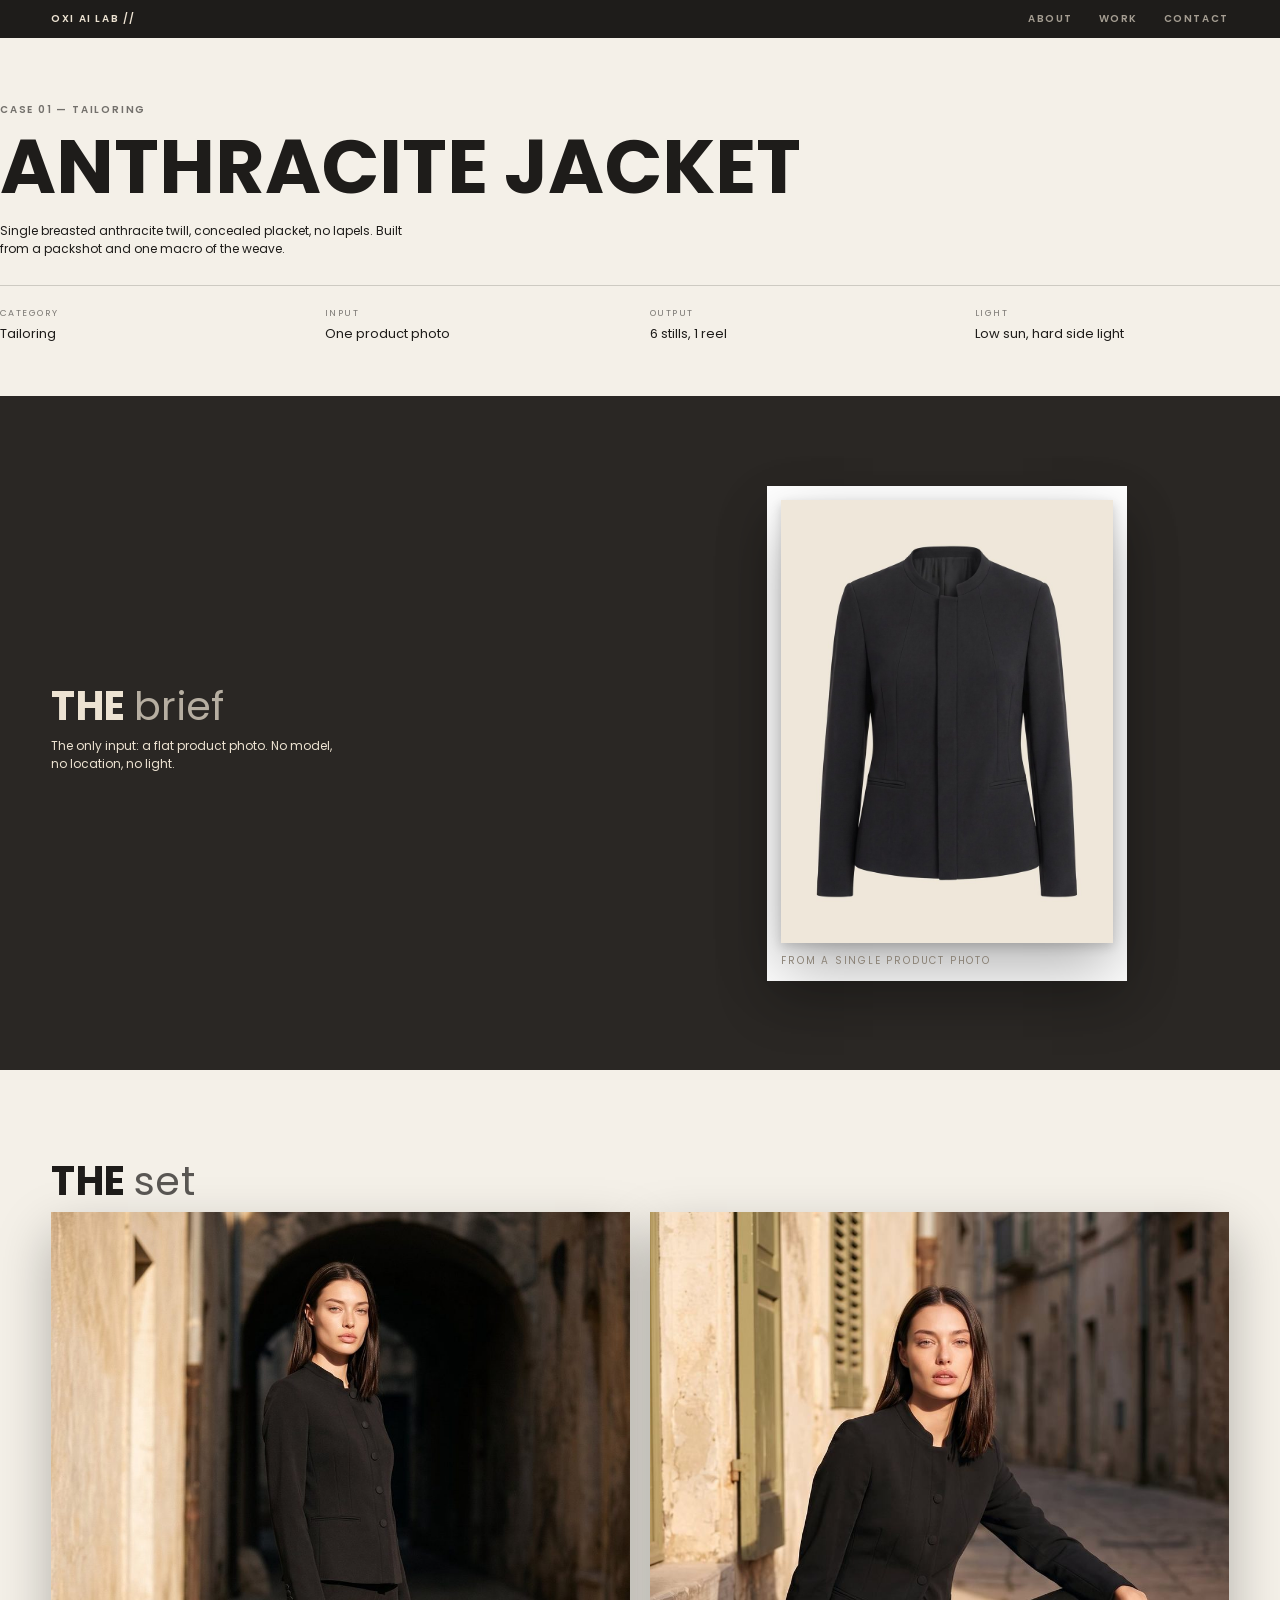
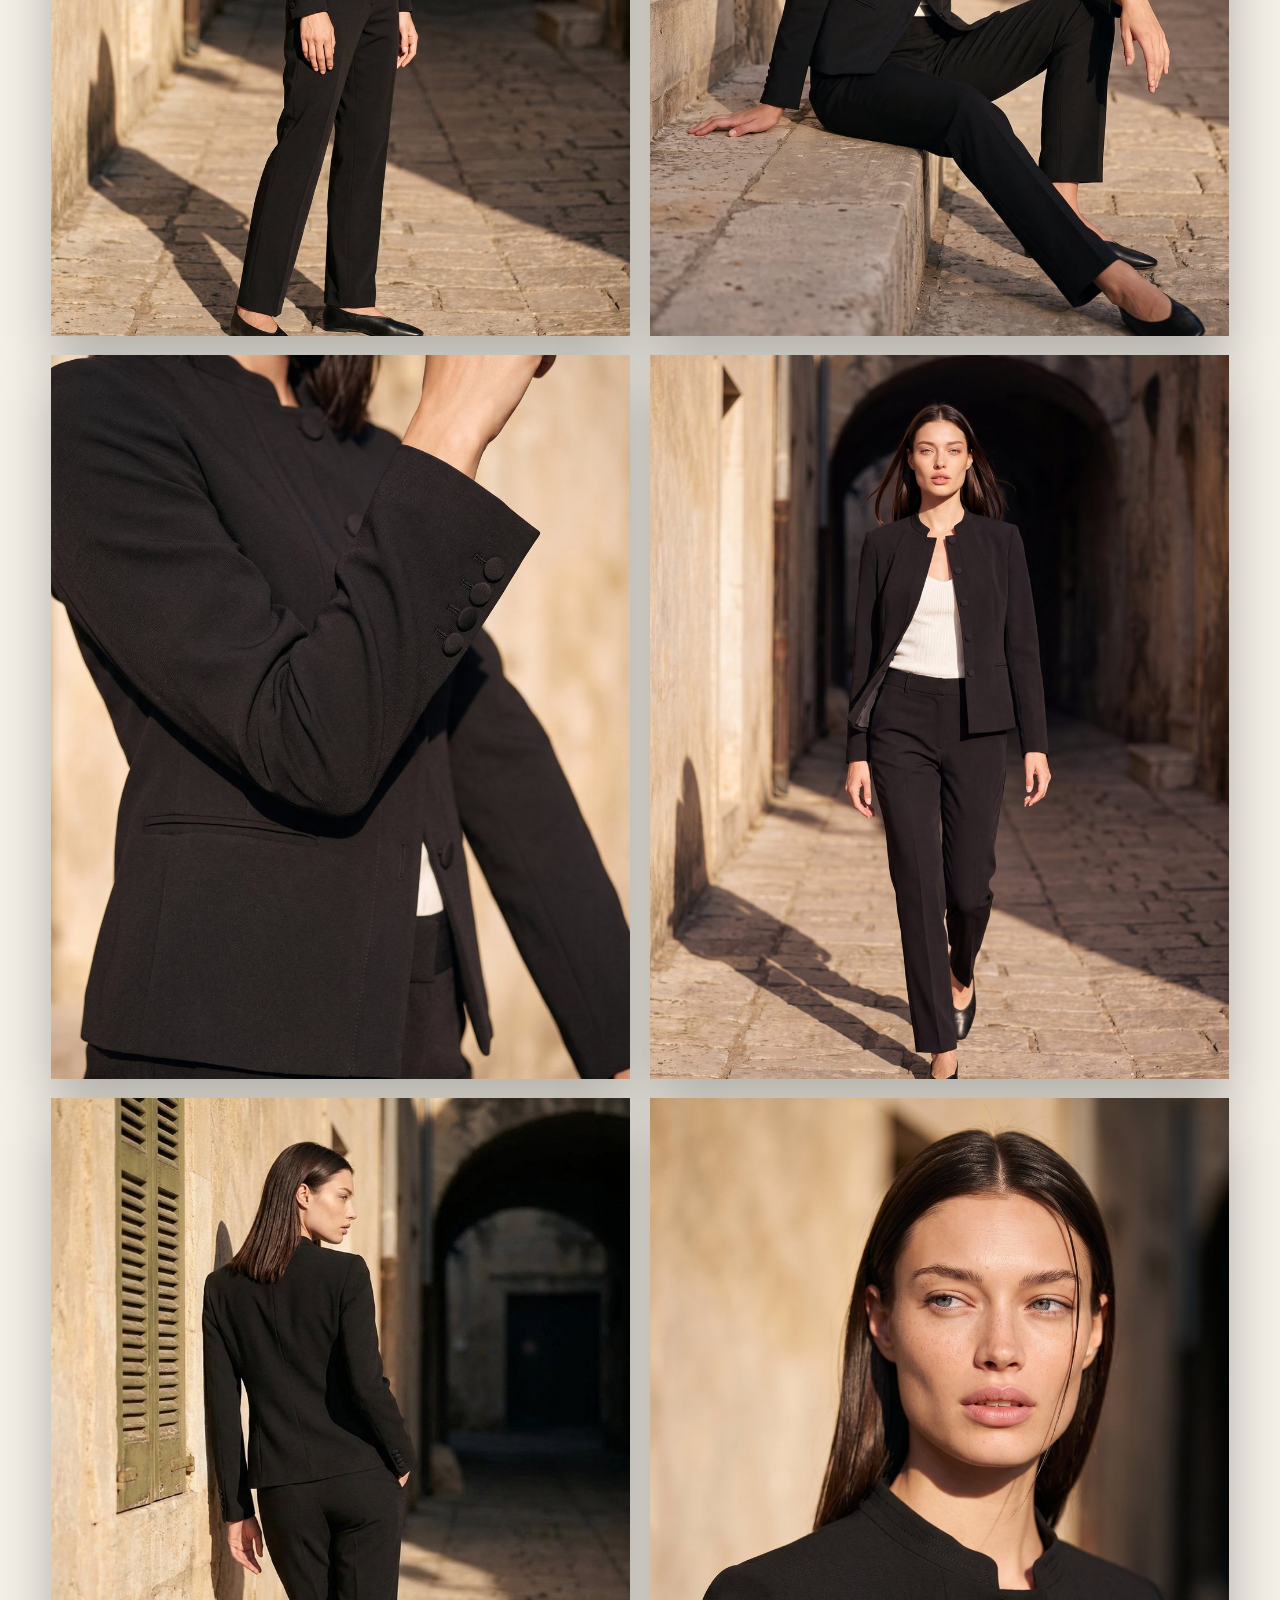
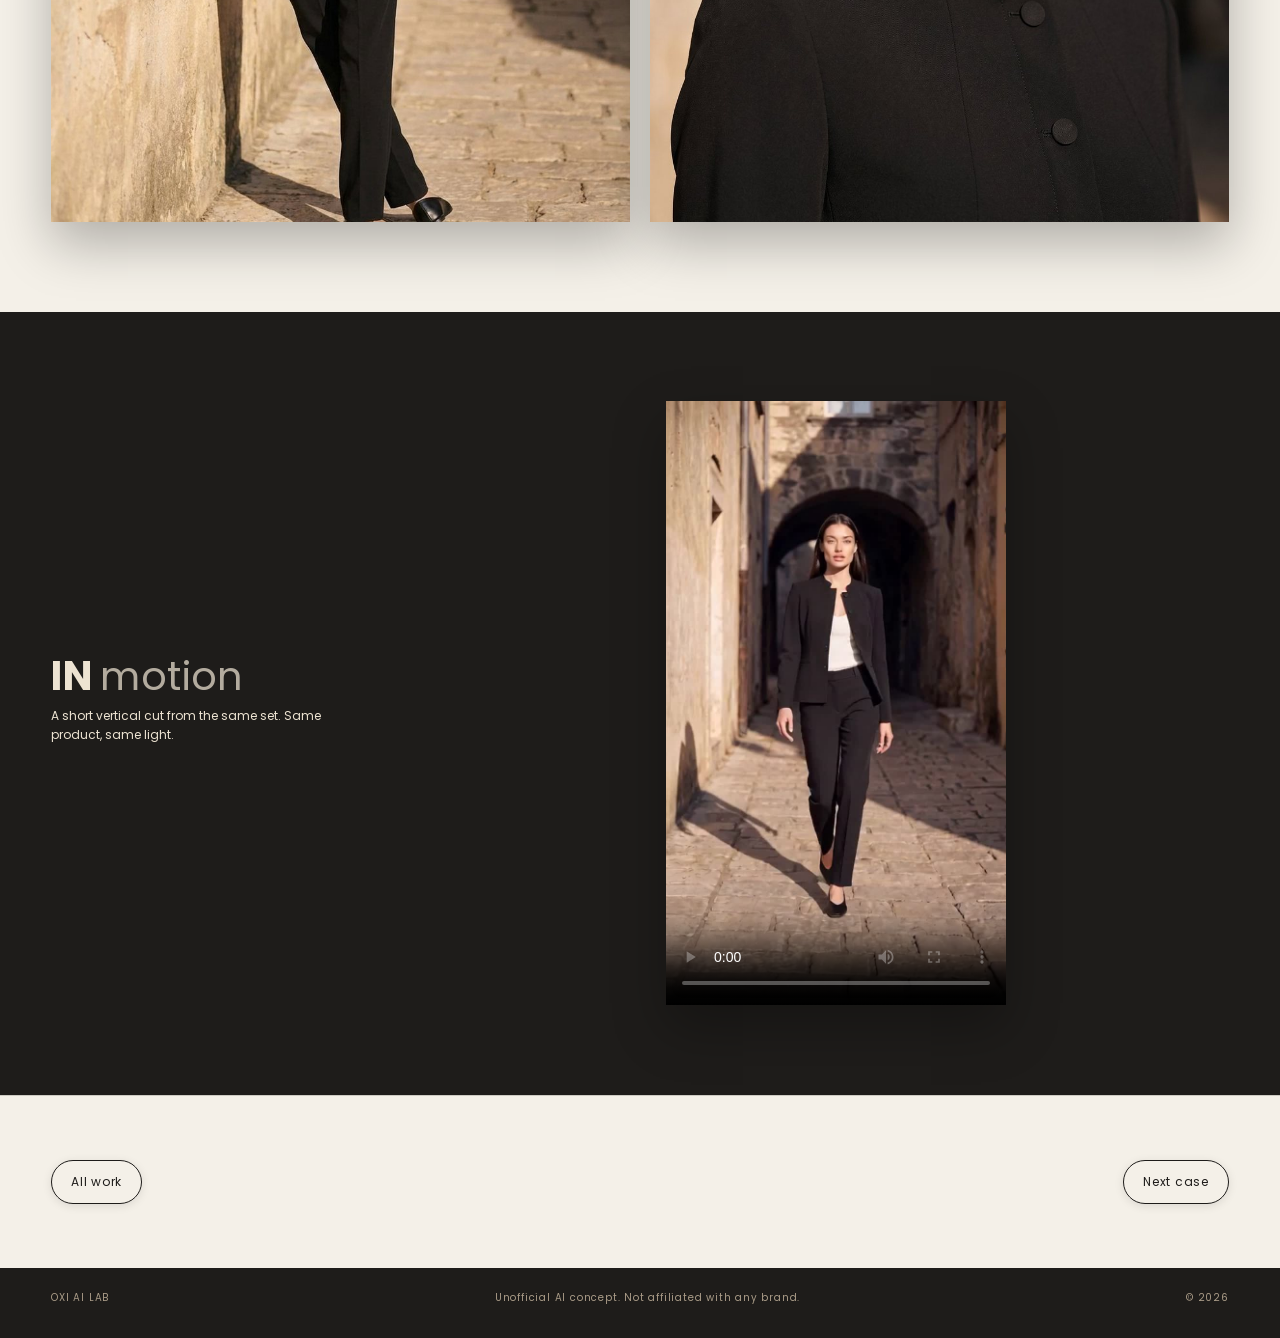
<file: case-jacket.html>
<!DOCTYPE html>
<html lang="en">
<head>
<meta charset="utf-8">
<meta name="viewport" content="width=device-width, initial-scale=1">
<title>Tailoring — OXI AI LAB</title>
<meta name="description" content="Anthracite jacket. Campaign visuals generated from a single product photo.">
<meta property="og:title" content="Tailoring — OXI AI LAB">
<meta property="og:image" content="https://oxiailab.github.io/images/jacket-01.jpg">
<link rel="icon" href="favicon.svg" type="image/svg+xml">
<link rel="preconnect" href="https://fonts.googleapis.com">
<link rel="preconnect" href="https://fonts.gstatic.com" crossorigin>
<link href="https://fonts.googleapis.com/css2?family=Poppins:wght@400;600;700&family=Cormorant+Garamond:ital,wght@1,300;1,400&display=swap" rel="stylesheet">
<link rel="stylesheet" href="style.css">
</head>
<body>

<header class="topbar">
  <a href="index.html">OXI AI LAB //</a>
  <nav>
    <a href="index.html#about">About</a>
    <a href="index.html#work">Work</a>
    <a href="index.html#contact">Contact</a>
  </nav>
</header>

<div class="wrap case-head">
  <p class="eyebrow">Case 01 — tailoring</p>
  <h1>Anthracite jacket</h1>
  <p class="note" style="max-width:52ch">Single breasted anthracite twill, concealed placket, no lapels. Built from a packshot and one macro of the weave.</p>
  <dl class="specs">
    <div><dt>Category</dt><dd>Tailoring</dd></div>
    <div><dt>Input</dt><dd>One product photo</dd></div>
    <div><dt>Output</dt><dd>6 stills, 1 reel</dd></div>
    <div><dt>Light</dt><dd>Low sun, hard side light</dd></div>
  </dl>
</div>

<section class="band brief">
  <div class="wrap cols">
    <div>
      <h2 class="title">The <em>brief</em></h2>
      <p class="note">The only input: a flat product photo. No model, no location, no light.</p>
    </div>
    <figure class="pr-card">
      <img src="images/packshot-jacket.jpg" alt="Flat packshot">
      <figcaption>From a single product photo</figcaption>
    </figure>
  </div>
</section>

<section class="band paper">
  <div class="wrap">
    <h2 class="title">The <em>set</em></h2>
    <div class="frames">
      <img src="images/jacket-01.jpg" alt="" loading="lazy">
      <img src="images/jacket-02.jpg" alt="" loading="lazy">
      <img src="images/jacket-03.jpg" alt="" loading="lazy">
      <img src="images/jacket-04.jpg" alt="" loading="lazy">
      <img src="images/jacket-05.jpg" alt="" loading="lazy">
      <img src="images/jacket-06.jpg" alt="" loading="lazy">
    </div>
  </div>
</section>

<section class="band dark">
  <div class="wrap cols">
    <div>
      <h2 class="title">In <em>motion</em></h2>
      <p class="note">A short vertical cut from the same set. Same product, same light.</p>
    </div>
    <div class="reel"><video src="video/jacket.mp4" poster="images/reel-jacket.jpg" controls playsinline loop preload="metadata"></video></div>
  </div>
</section>

<div class="wrap pager">
  <a class="link" href="index.html#work">All work</a>
  <a class="link" href="case-menswear.html">Next case</a>
</div>

<footer class="foot">
  <span>OXI AI LAB</span>
  <span>Unofficial AI concept. Not affiliated with any brand.</span>
  <span>&copy; 2026</span>
</footer>
</body>
</html>
</file>
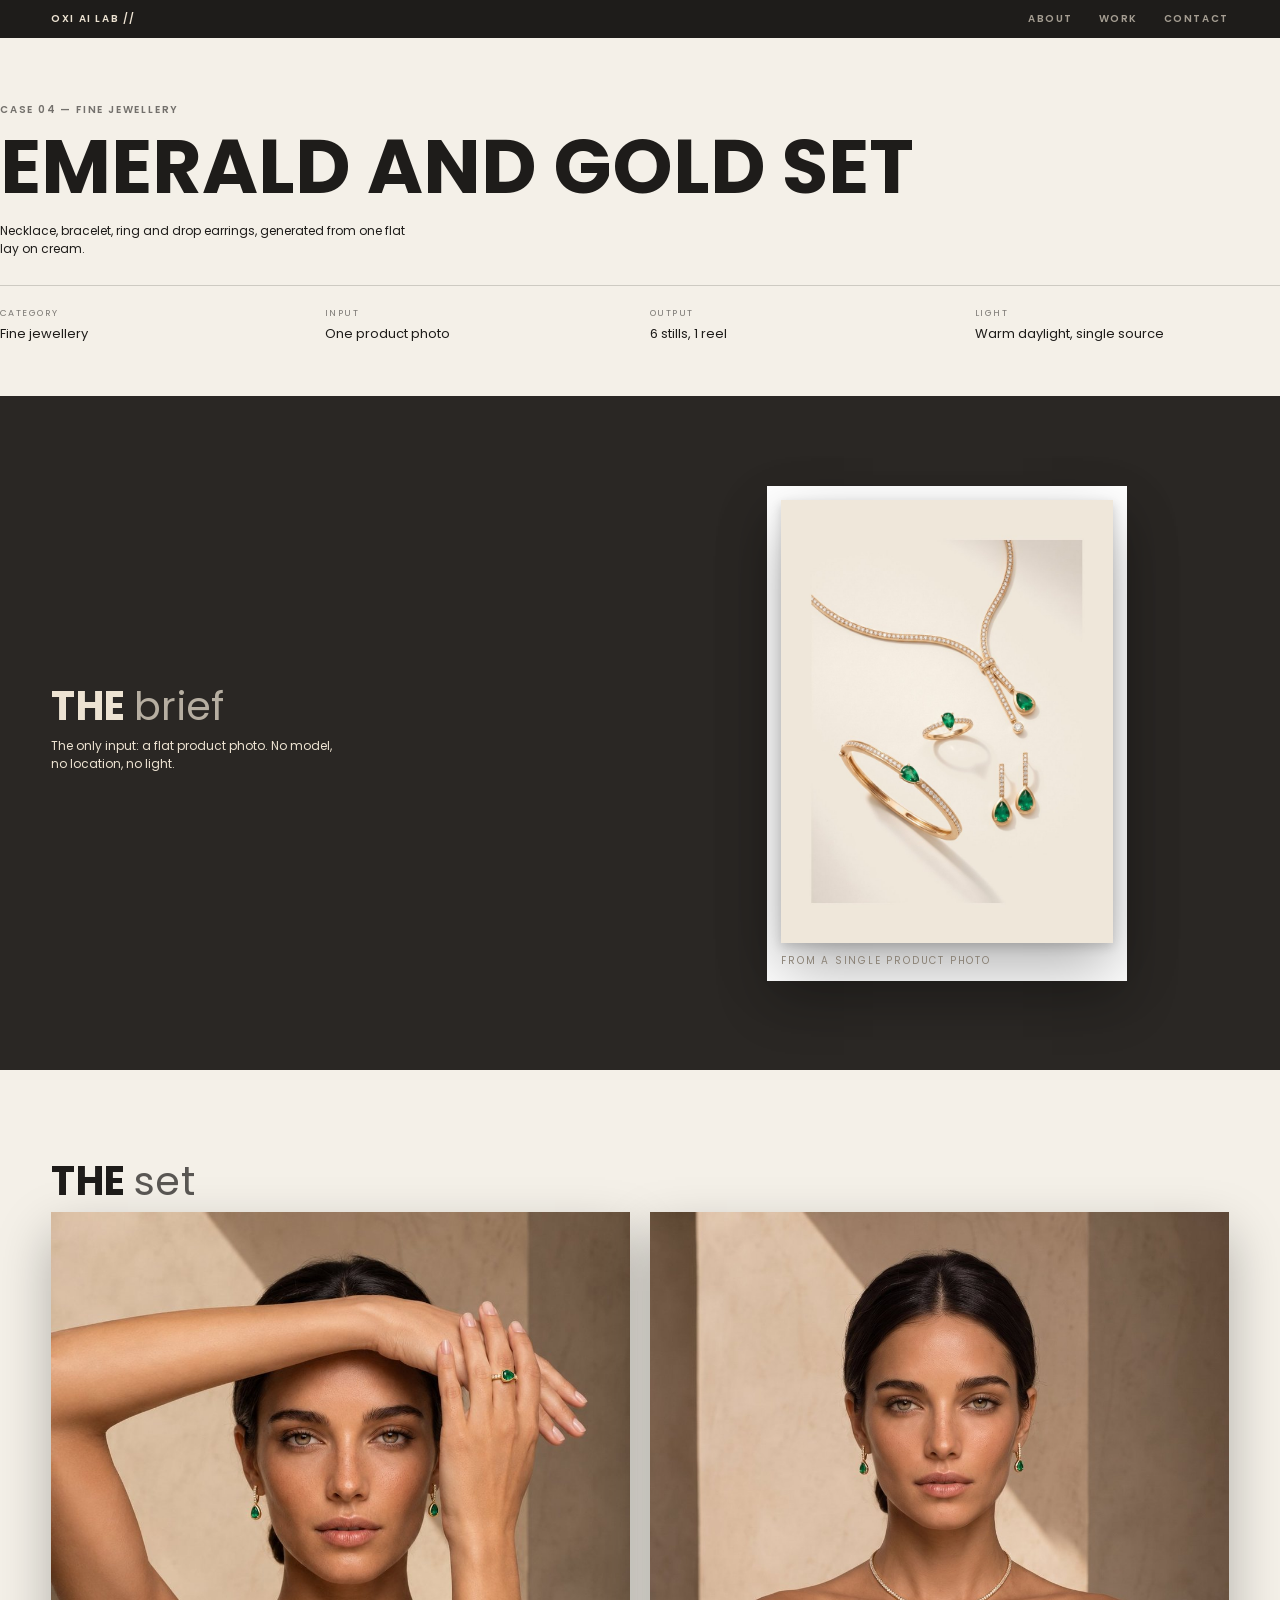
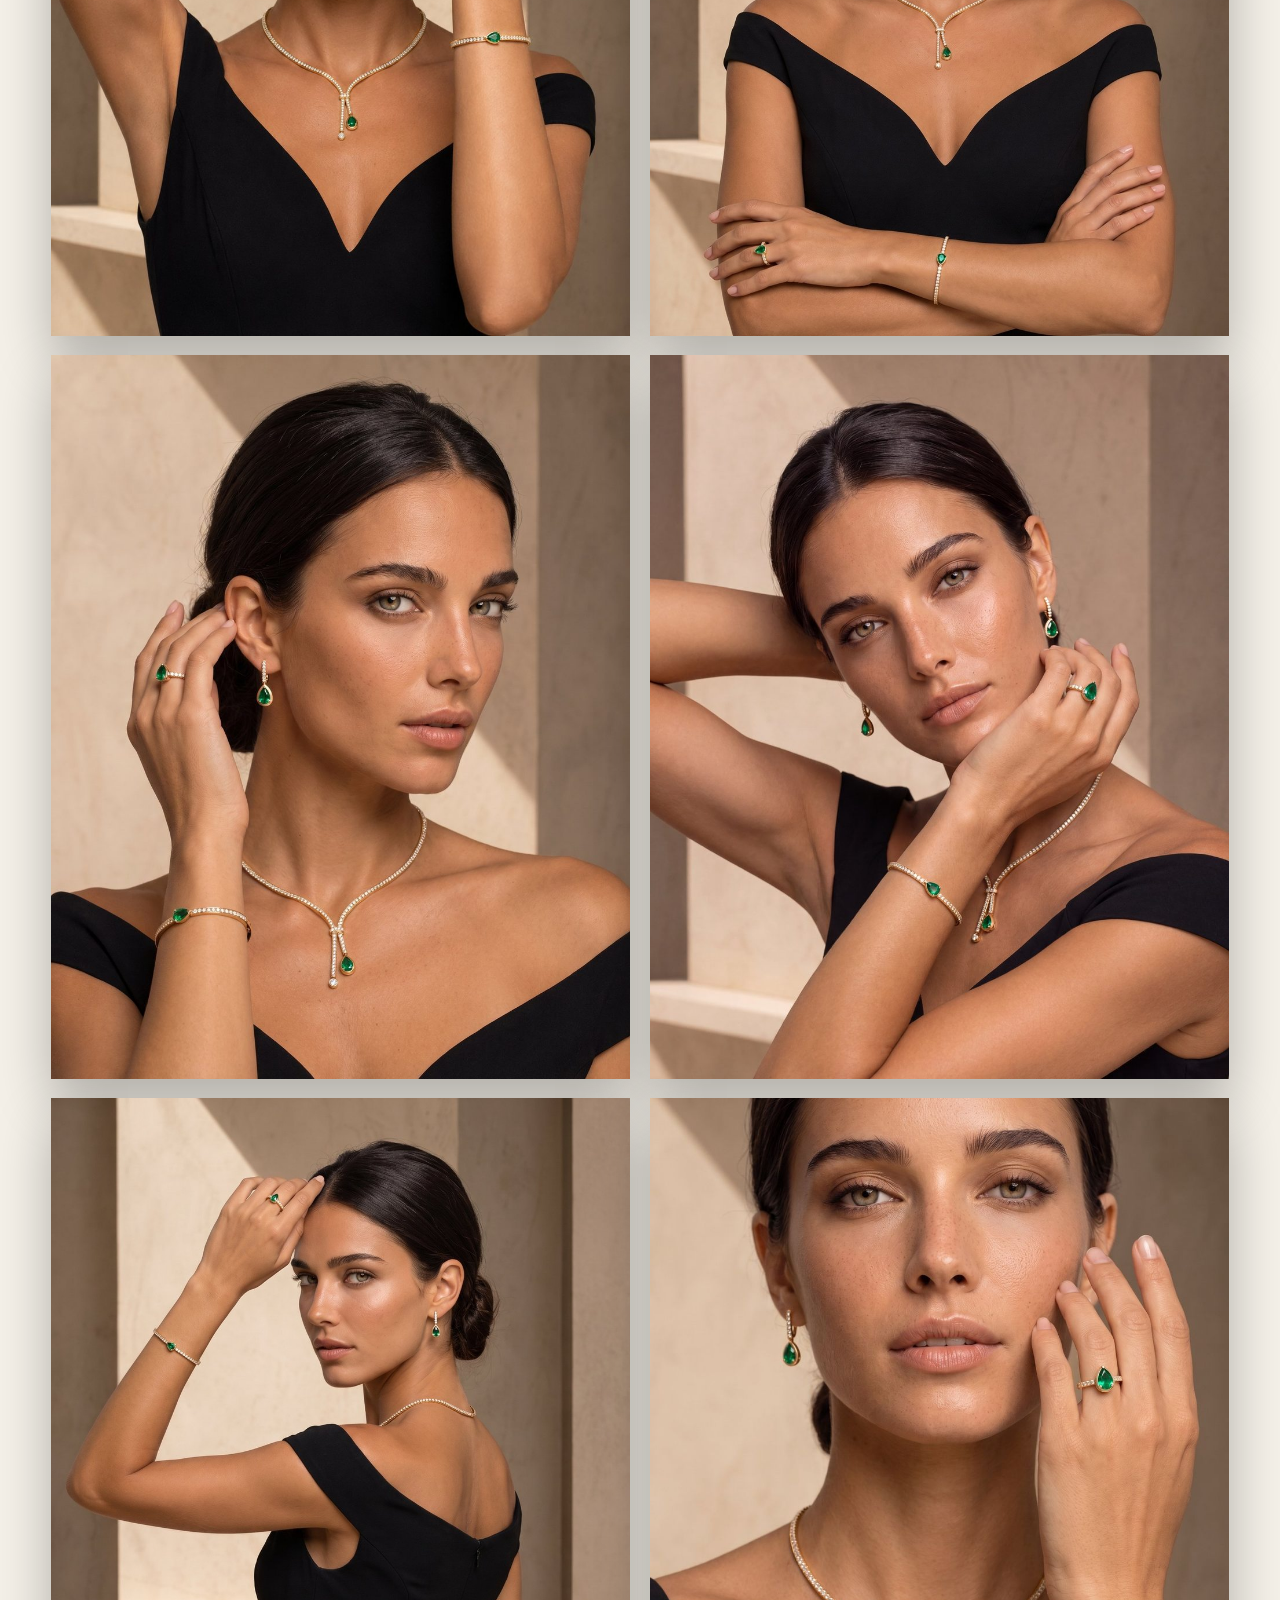
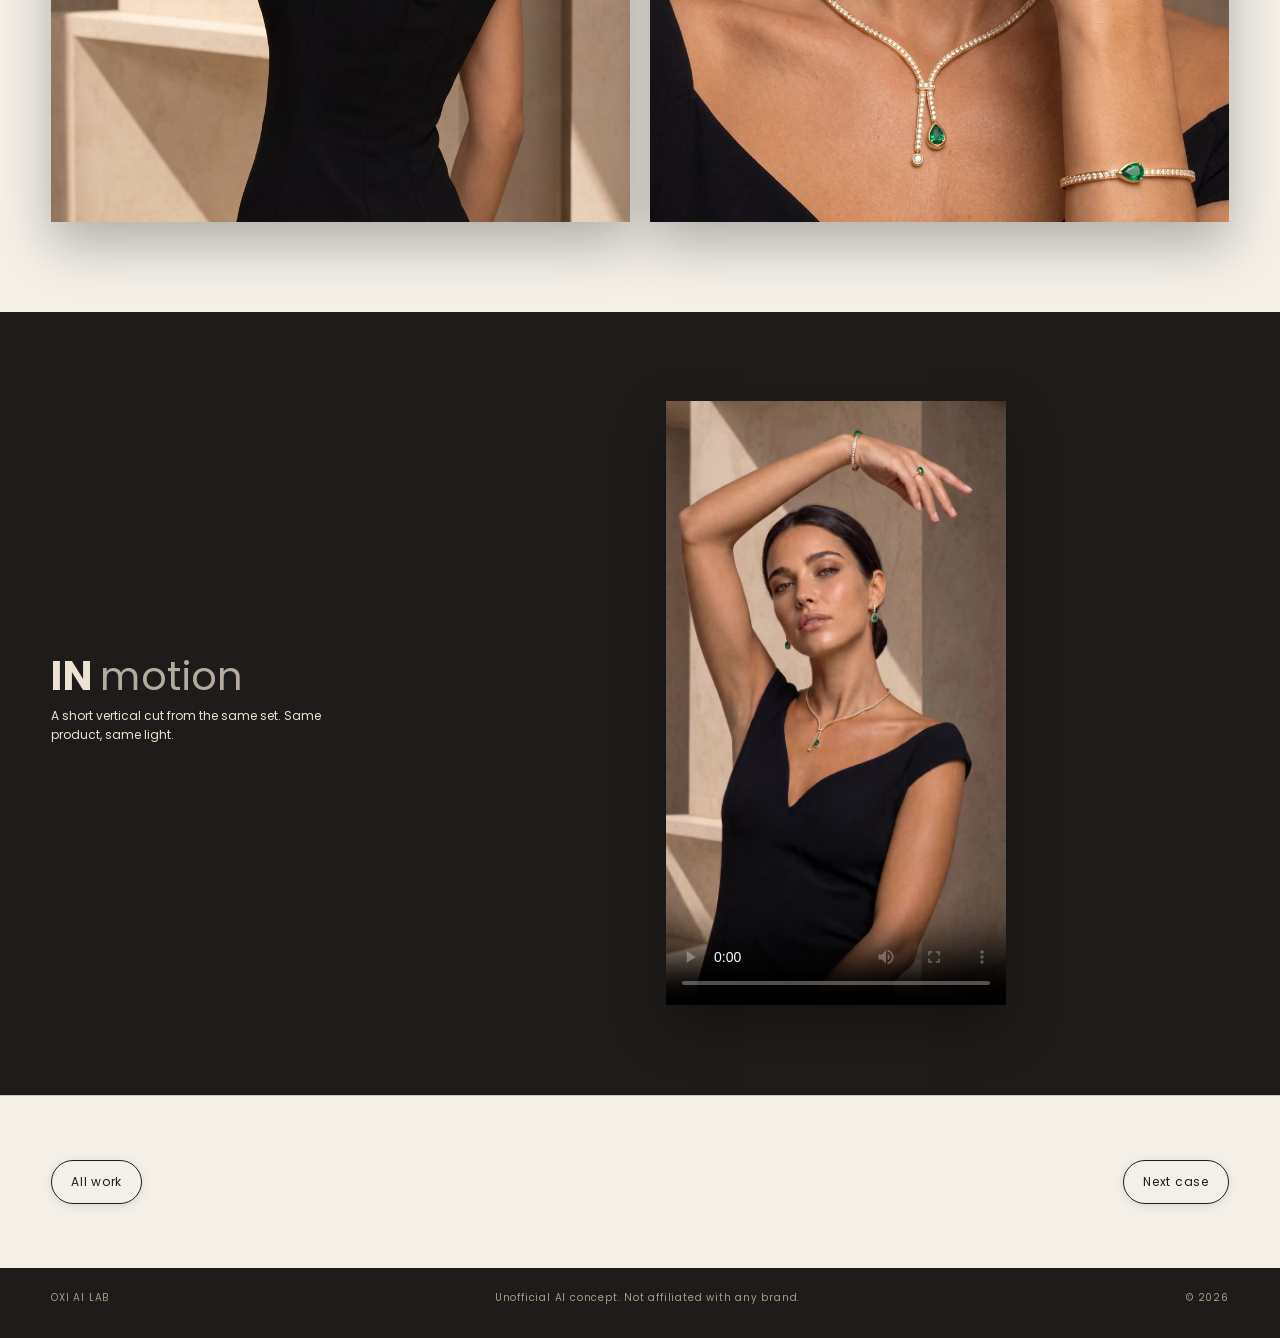
<file: case-jewellery.html>
<!DOCTYPE html>
<html lang="en">
<head>
<meta charset="utf-8">
<meta name="viewport" content="width=device-width, initial-scale=1">
<title>Fine jewellery — OXI AI LAB</title>
<meta name="description" content="Emerald and gold set. Campaign visuals generated from a single product photo.">
<meta property="og:title" content="Fine jewellery — OXI AI LAB">
<meta property="og:image" content="https://oxiailab.github.io/images/jewellery-01.jpg">
<link rel="icon" href="favicon.svg" type="image/svg+xml">
<link rel="preconnect" href="https://fonts.googleapis.com">
<link rel="preconnect" href="https://fonts.gstatic.com" crossorigin>
<link href="https://fonts.googleapis.com/css2?family=Poppins:wght@400;600;700&family=Cormorant+Garamond:ital,wght@1,300;1,400&display=swap" rel="stylesheet">
<link rel="stylesheet" href="style.css">
</head>
<body>

<header class="topbar">
  <a href="index.html">OXI AI LAB //</a>
  <nav>
    <a href="index.html#about">About</a>
    <a href="index.html#work">Work</a>
    <a href="index.html#contact">Contact</a>
  </nav>
</header>

<div class="wrap case-head">
  <p class="eyebrow">Case 04 — fine jewellery</p>
  <h1>Emerald and gold set</h1>
  <p class="note" style="max-width:52ch">Necklace, bracelet, ring and drop earrings, generated from one flat lay on cream.</p>
  <dl class="specs">
    <div><dt>Category</dt><dd>Fine jewellery</dd></div>
    <div><dt>Input</dt><dd>One product photo</dd></div>
    <div><dt>Output</dt><dd>6 stills, 1 reel</dd></div>
    <div><dt>Light</dt><dd>Warm daylight, single source</dd></div>
  </dl>
</div>

<section class="band brief">
  <div class="wrap cols">
    <div>
      <h2 class="title">The <em>brief</em></h2>
      <p class="note">The only input: a flat product photo. No model, no location, no light.</p>
    </div>
    <figure class="pr-card">
      <img src="images/packshot-jewellery.jpg" alt="Flat packshot">
      <figcaption>From a single product photo</figcaption>
    </figure>
  </div>
</section>

<section class="band paper">
  <div class="wrap">
    <h2 class="title">The <em>set</em></h2>
    <div class="frames">
      <img src="images/jewellery-01.jpg" alt="" loading="lazy">
      <img src="images/jewellery-02.jpg" alt="" loading="lazy">
      <img src="images/jewellery-03.jpg" alt="" loading="lazy">
      <img src="images/jewellery-04.jpg" alt="" loading="lazy">
      <img src="images/jewellery-05.jpg" alt="" loading="lazy">
      <img src="images/jewellery-06.jpg" alt="" loading="lazy">
    </div>
  </div>
</section>

<section class="band dark">
  <div class="wrap cols">
    <div>
      <h2 class="title">In <em>motion</em></h2>
      <p class="note">A short vertical cut from the same set. Same product, same light.</p>
    </div>
    <div class="reel"><video src="video/jewellery.mp4" poster="images/reel-jewellery.jpg" controls playsinline loop preload="metadata"></video></div>
  </div>
</section>

<div class="wrap pager">
  <a class="link" href="index.html#work">All work</a>
  <a class="link" href="case-shoes.html">Next case</a>
</div>

<footer class="foot">
  <span>OXI AI LAB</span>
  <span>Unofficial AI concept. Not affiliated with any brand.</span>
  <span>&copy; 2026</span>
</footer>
</body>
</html>
</file>
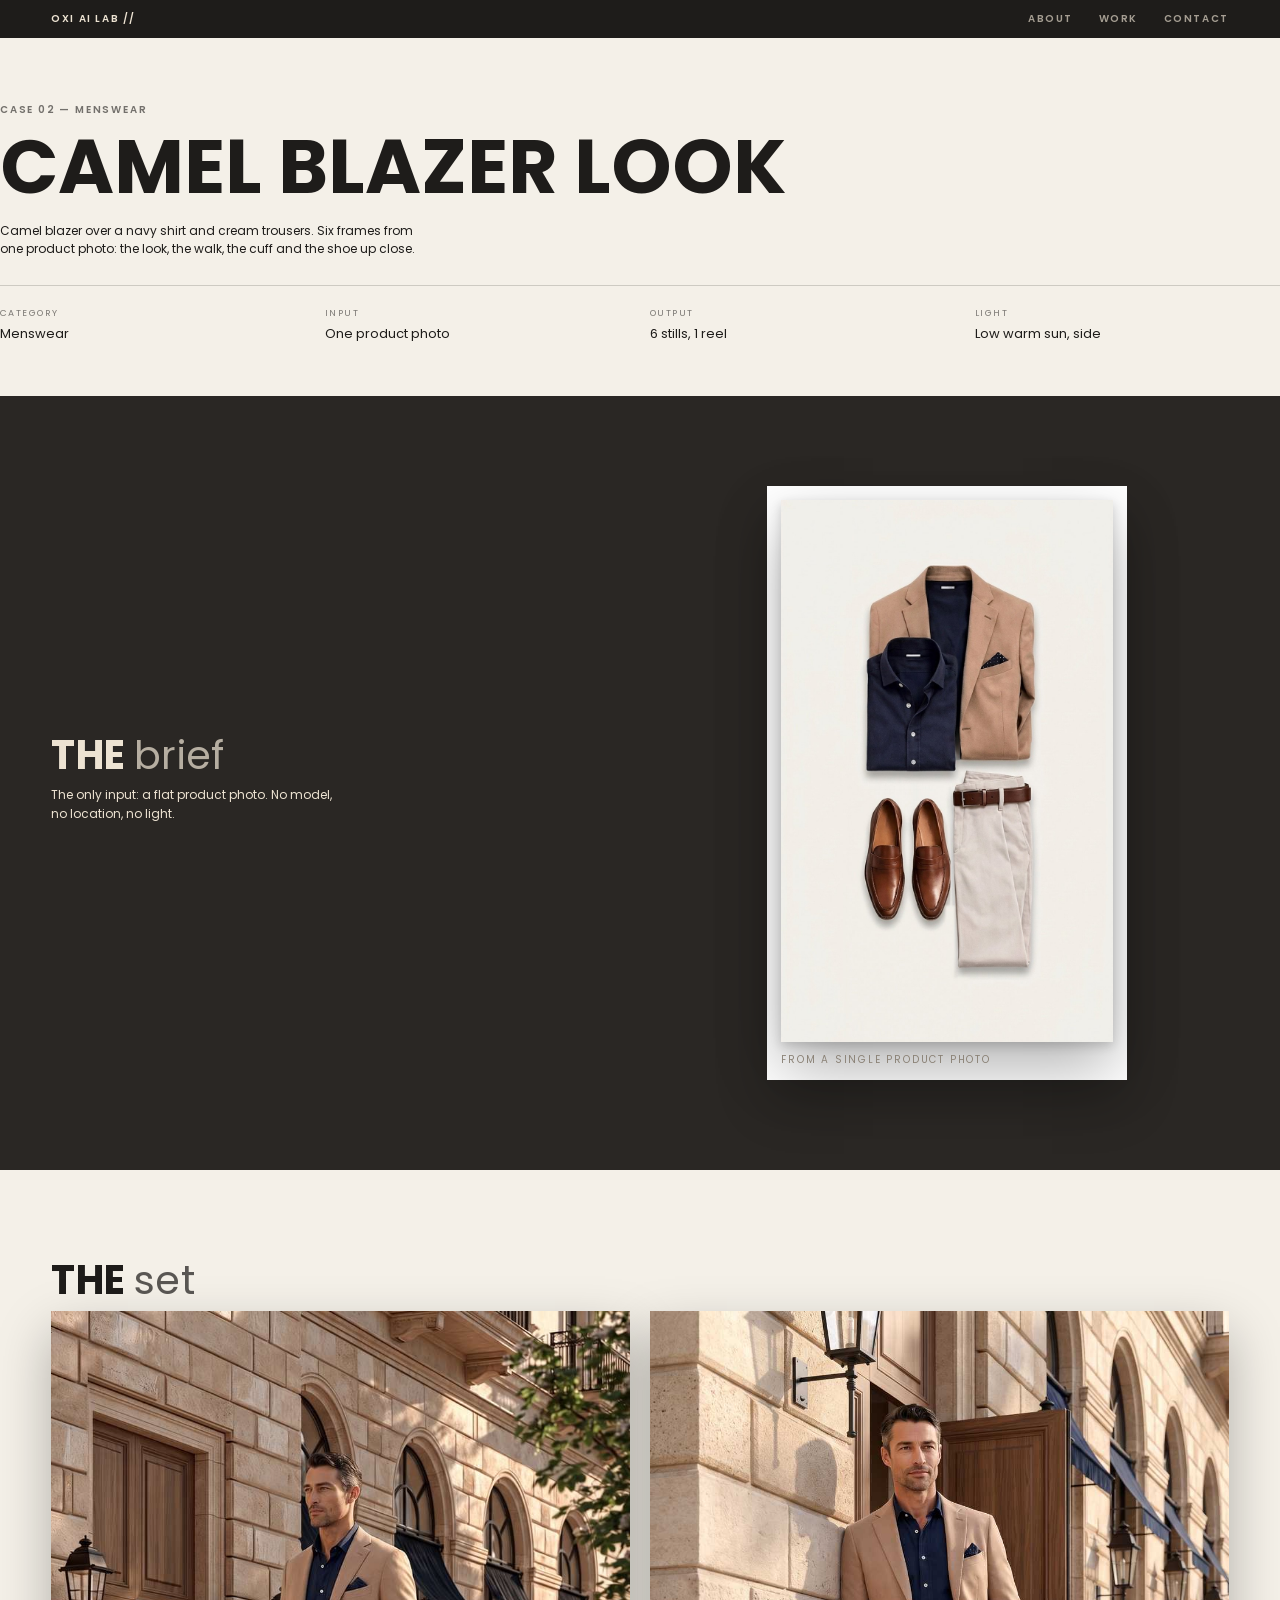
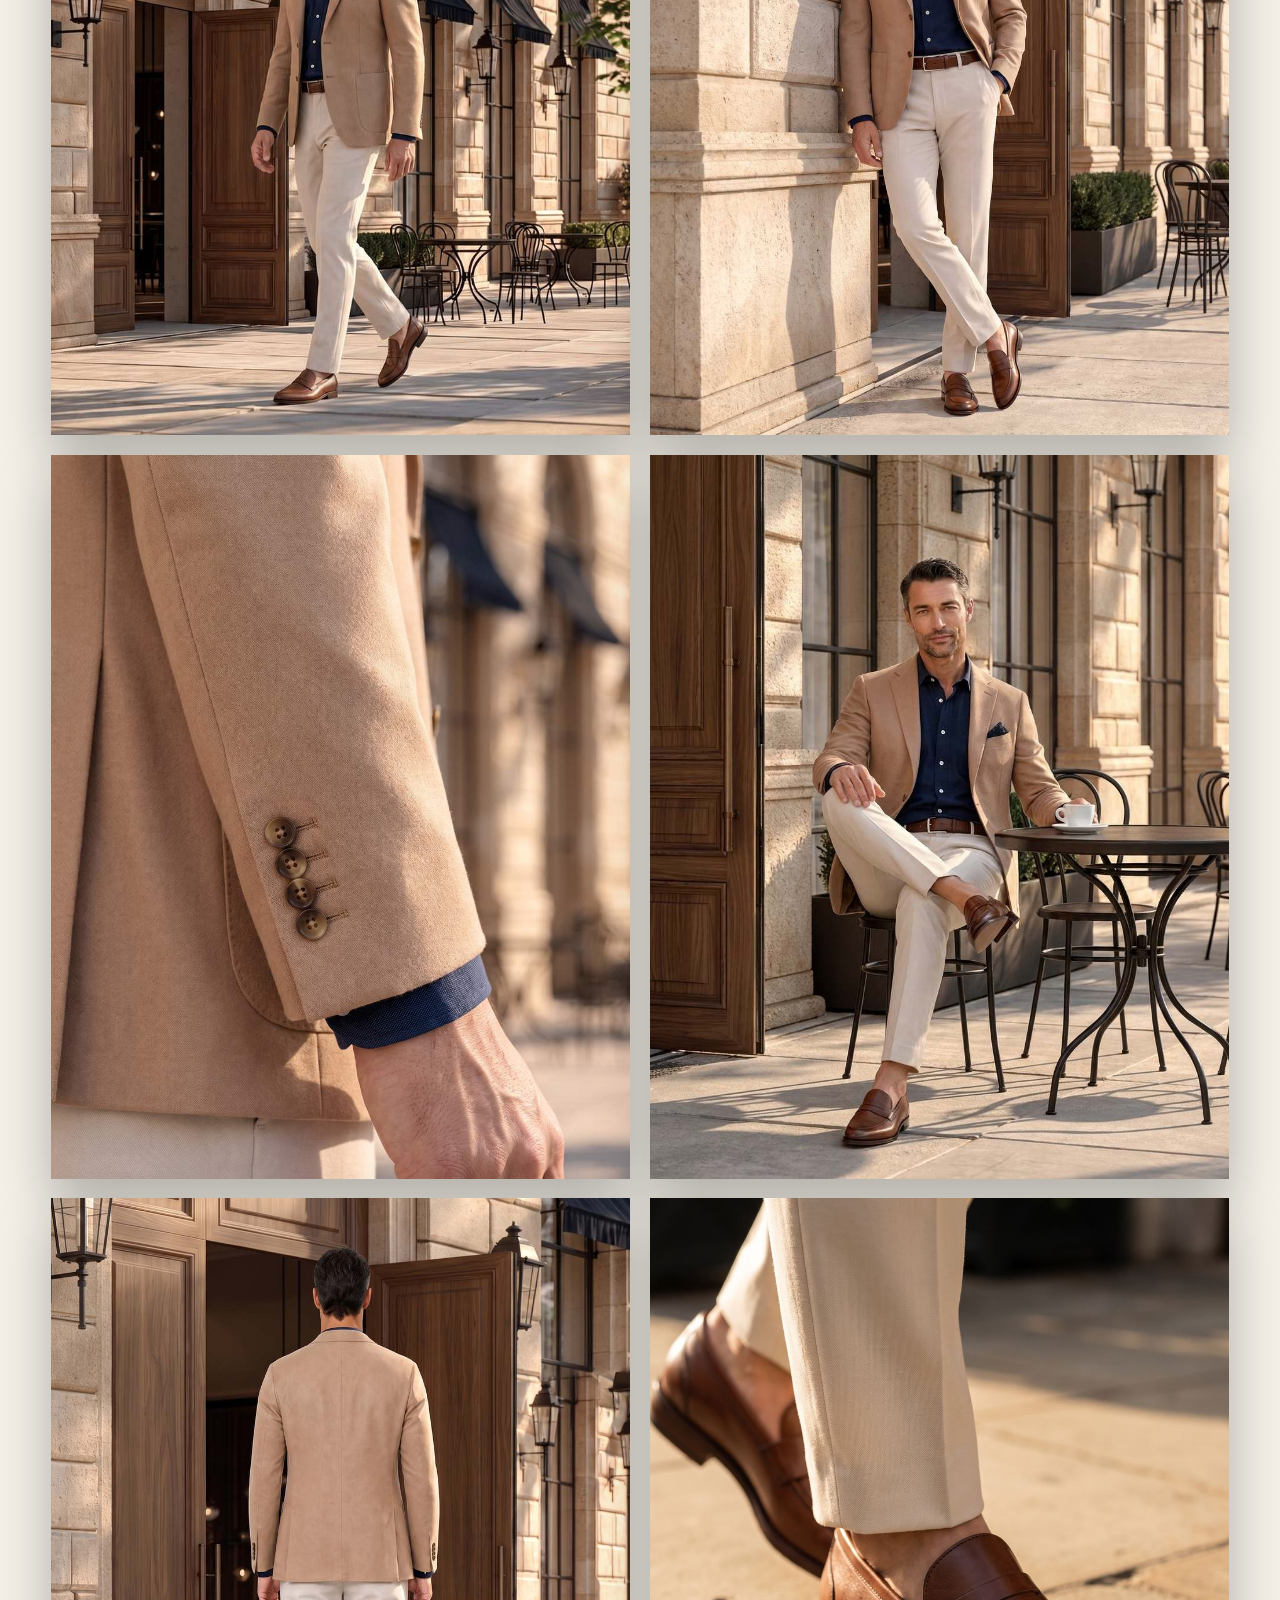
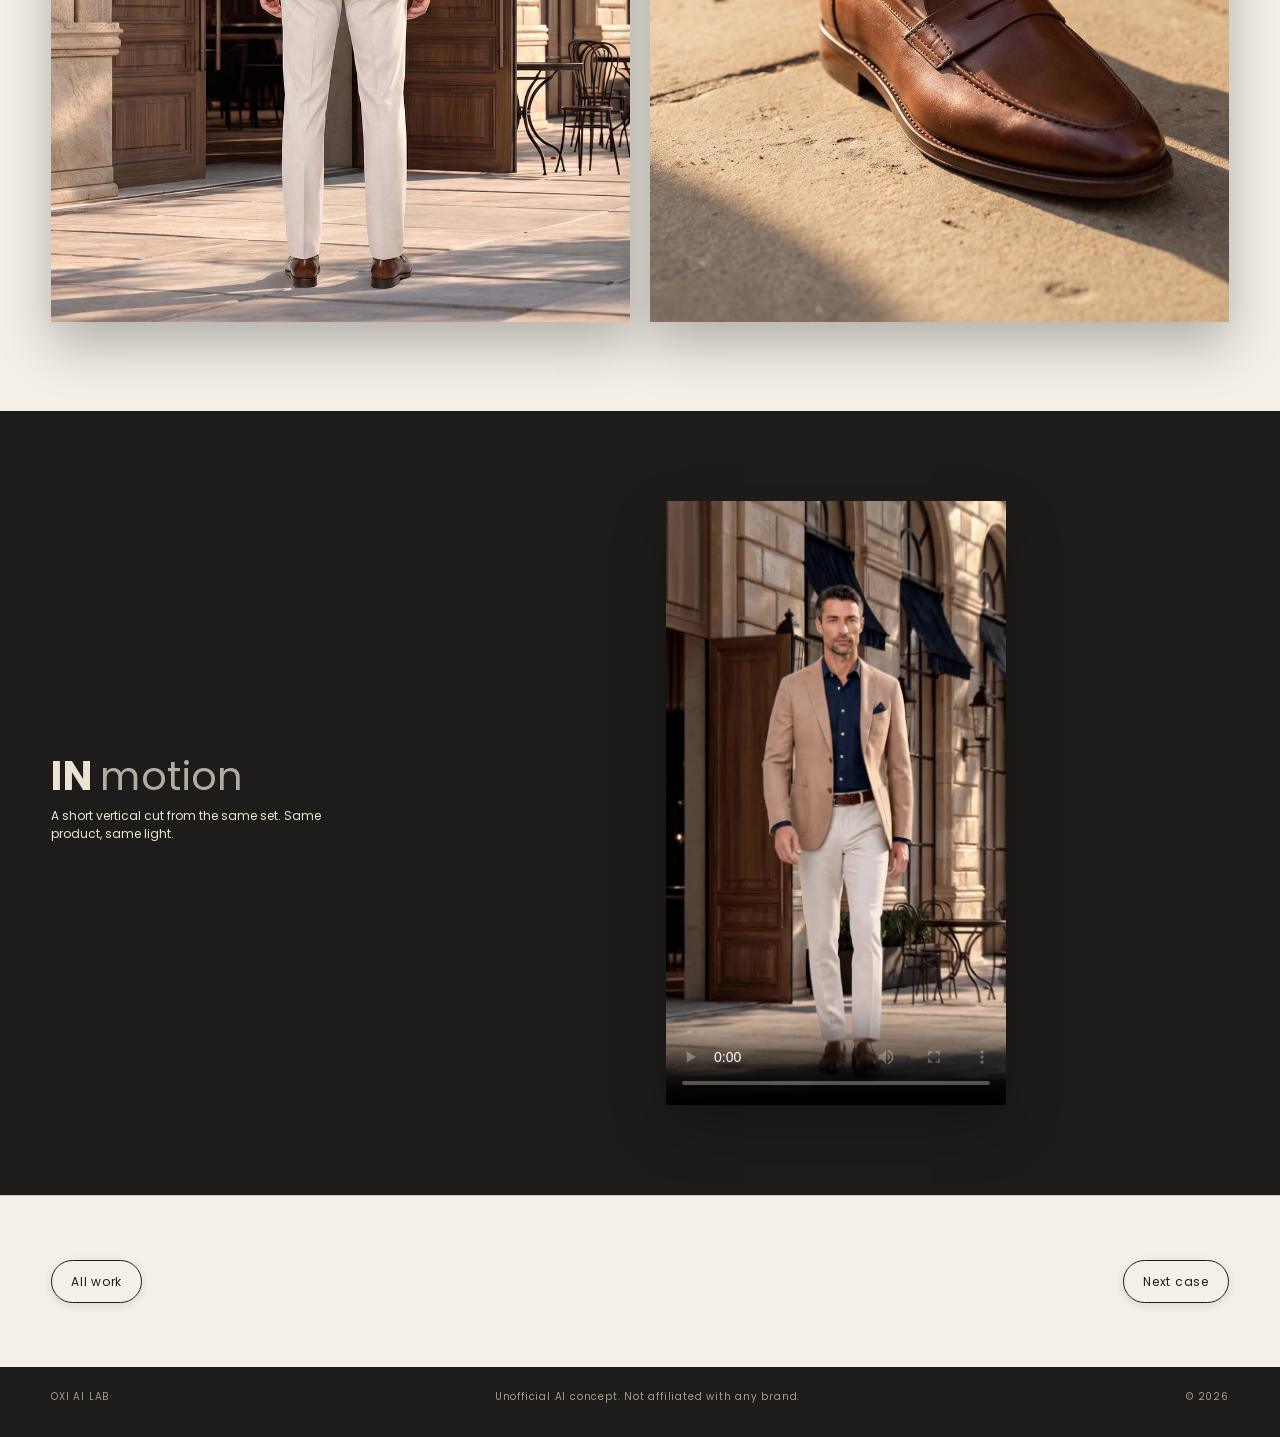
<file: case-menswear.html>
<!DOCTYPE html>
<html lang="en">
<head>
<meta charset="utf-8">
<meta name="viewport" content="width=device-width, initial-scale=1">
<title>Menswear — OXI AI LAB</title>
<meta name="description" content="Camel blazer look. Campaign visuals generated from a single product photo.">
<meta property="og:title" content="Menswear — OXI AI LAB">
<meta property="og:image" content="https://oxiailab.github.io/images/menswear-01.jpg">
<link rel="icon" href="favicon.svg" type="image/svg+xml">
<link rel="preconnect" href="https://fonts.googleapis.com">
<link rel="preconnect" href="https://fonts.gstatic.com" crossorigin>
<link href="https://fonts.googleapis.com/css2?family=Poppins:wght@400;600;700&family=Cormorant+Garamond:ital,wght@1,300;1,400&display=swap" rel="stylesheet">
<link rel="stylesheet" href="style.css">
</head>
<body>

<header class="topbar">
  <a href="index.html">OXI AI LAB //</a>
  <nav>
    <a href="index.html#about">About</a>
    <a href="index.html#work">Work</a>
    <a href="index.html#contact">Contact</a>
  </nav>
</header>

<div class="wrap case-head">
  <p class="eyebrow">Case 02 — menswear</p>
  <h1>Camel blazer look</h1>
  <p class="note" style="max-width:52ch">Camel blazer over a navy shirt and cream trousers. Six frames from one product photo: the look, the walk, the cuff and the shoe up close.</p>
  <dl class="specs">
    <div><dt>Category</dt><dd>Menswear</dd></div>
    <div><dt>Input</dt><dd>One product photo</dd></div>
    <div><dt>Output</dt><dd>6 stills, 1 reel</dd></div>
    <div><dt>Light</dt><dd>Low warm sun, side</dd></div>
  </dl>
</div>

<section class="band brief">
  <div class="wrap cols">
    <div>
      <h2 class="title">The <em>brief</em></h2>
      <p class="note">The only input: a flat product photo. No model, no location, no light.</p>
    </div>
    <figure class="pr-card">
      <img src="images/packshot-menswear.jpg" alt="Flat packshot">
      <figcaption>From a single product photo</figcaption>
    </figure>
  </div>
</section>

<section class="band paper">
  <div class="wrap">
    <h2 class="title">The <em>set</em></h2>
    <div class="frames">
      <img src="images/menswear-01.jpg" alt="" loading="lazy">
      <img src="images/menswear-02.jpg" alt="" loading="lazy">
      <img src="images/menswear-03.jpg" alt="" loading="lazy">
      <img src="images/menswear-04.jpg" alt="" loading="lazy">
      <img src="images/menswear-05.jpg" alt="" loading="lazy">
      <img src="images/menswear-06.jpg" alt="" loading="lazy">
    </div>
  </div>
</section>

<section class="band dark">
  <div class="wrap cols">
    <div>
      <h2 class="title">In <em>motion</em></h2>
      <p class="note">A short vertical cut from the same set. Same product, same light.</p>
    </div>
    <div class="reel"><video src="video/menswear.mp4" poster="images/reel-menswear.jpg" controls playsinline loop preload="metadata"></video></div>
  </div>
</section>

<div class="wrap pager">
  <a class="link" href="index.html#work">All work</a>
  <a class="link" href="case-swimsuit.html">Next case</a>
</div>

<footer class="foot">
  <span>OXI AI LAB</span>
  <span>Unofficial AI concept. Not affiliated with any brand.</span>
  <span>&copy; 2026</span>
</footer>
</body>
</html>
</file>
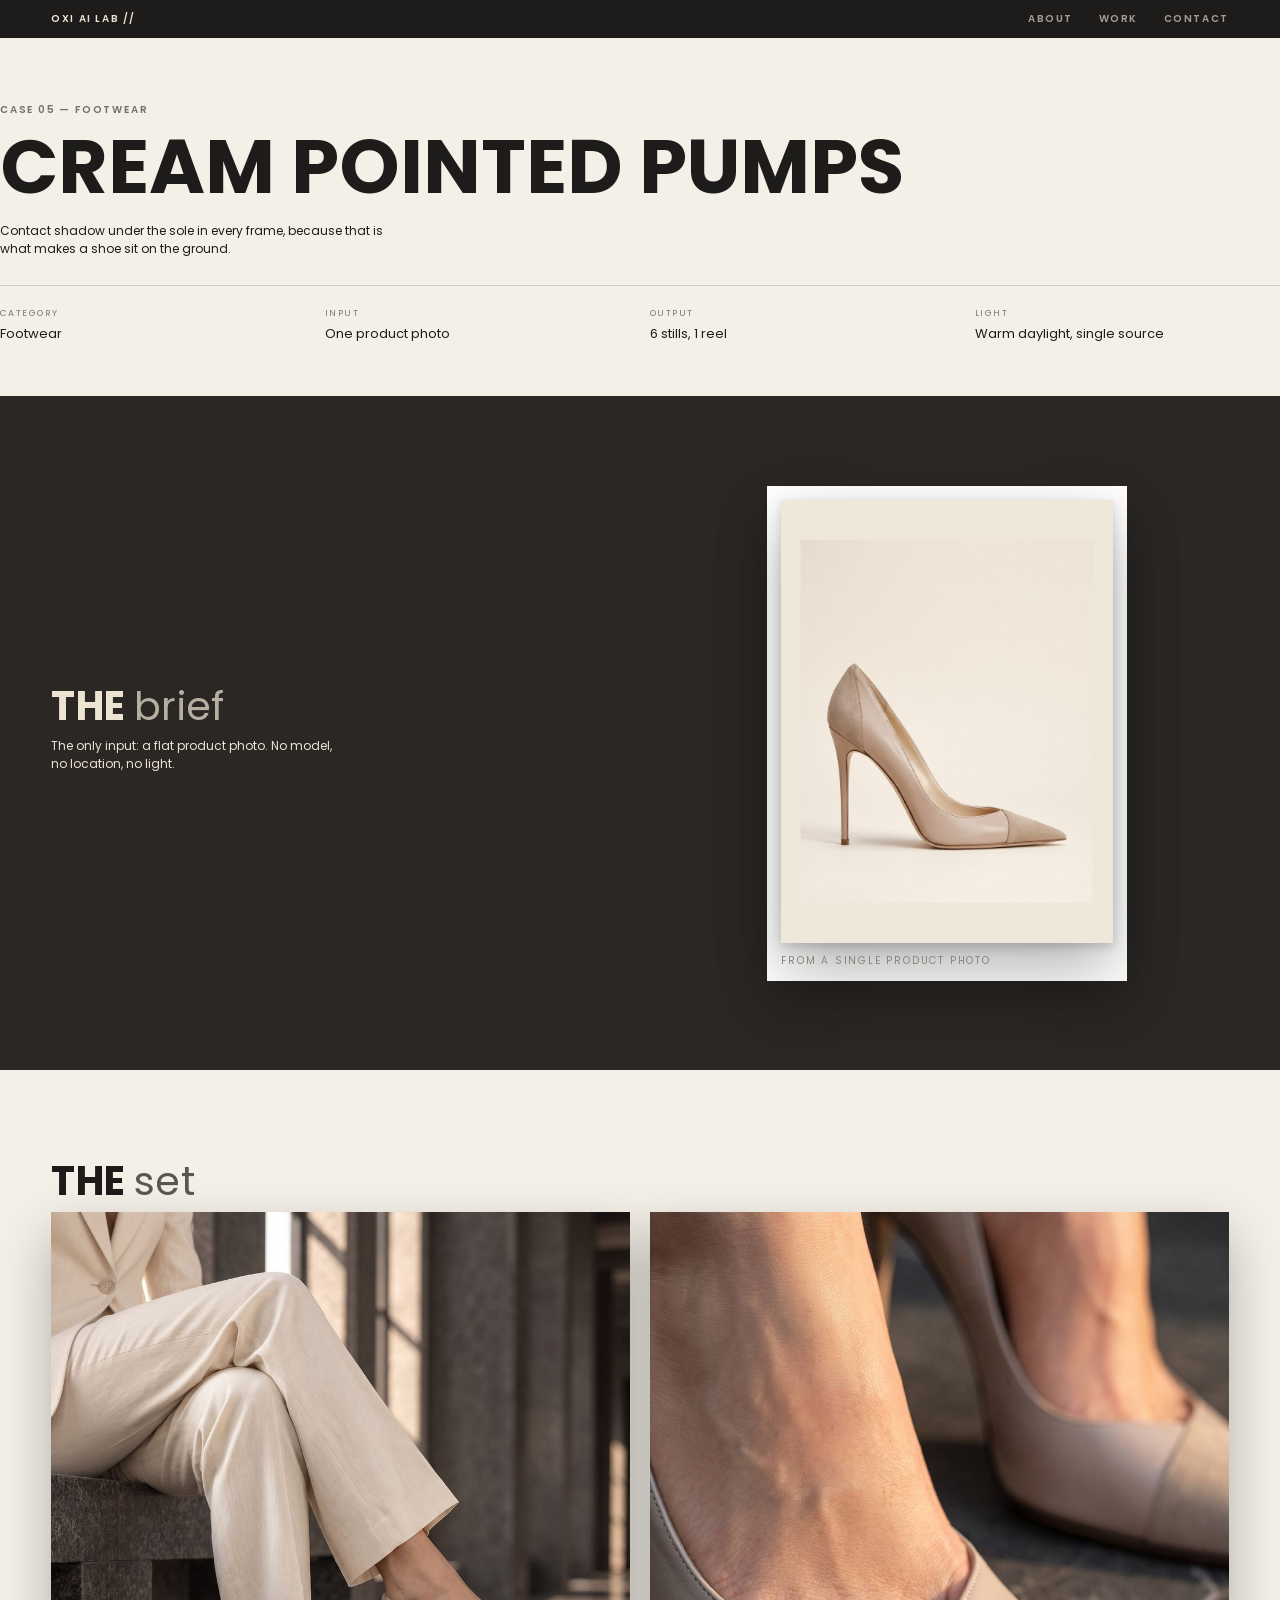
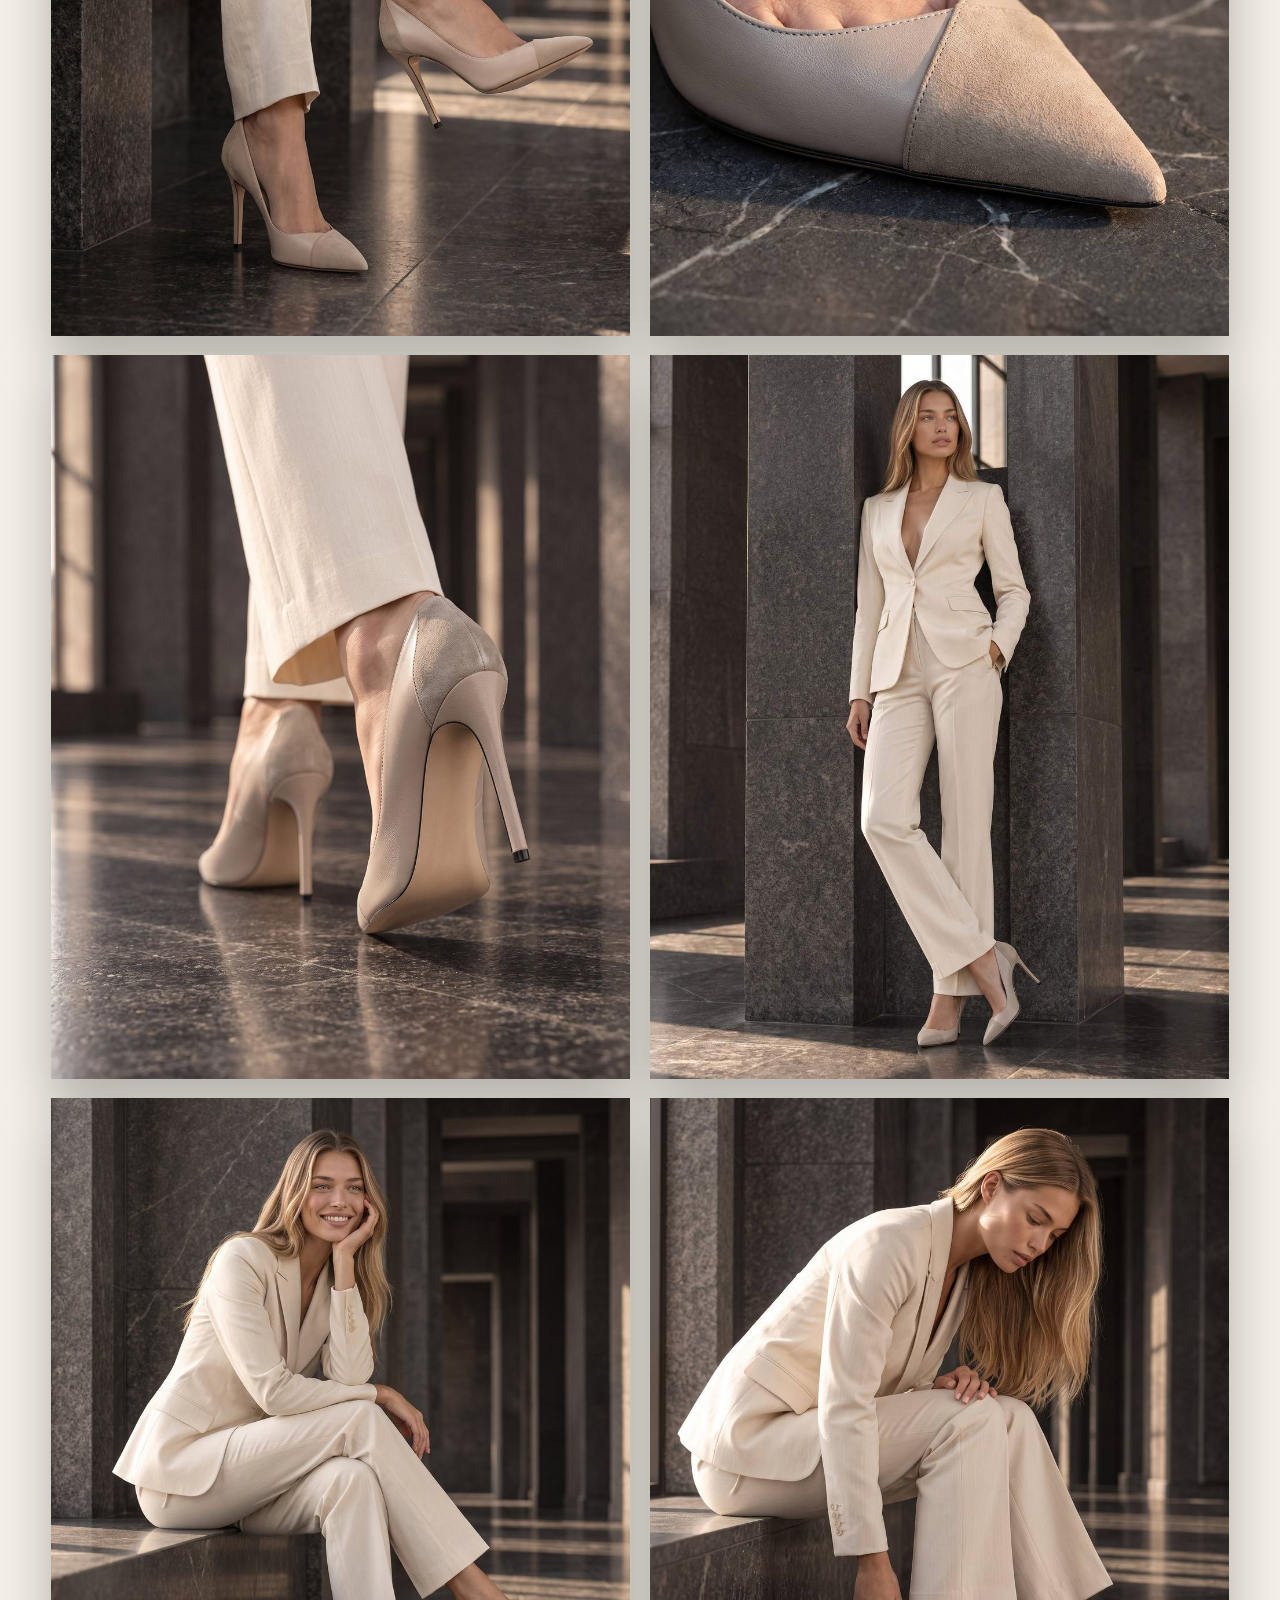
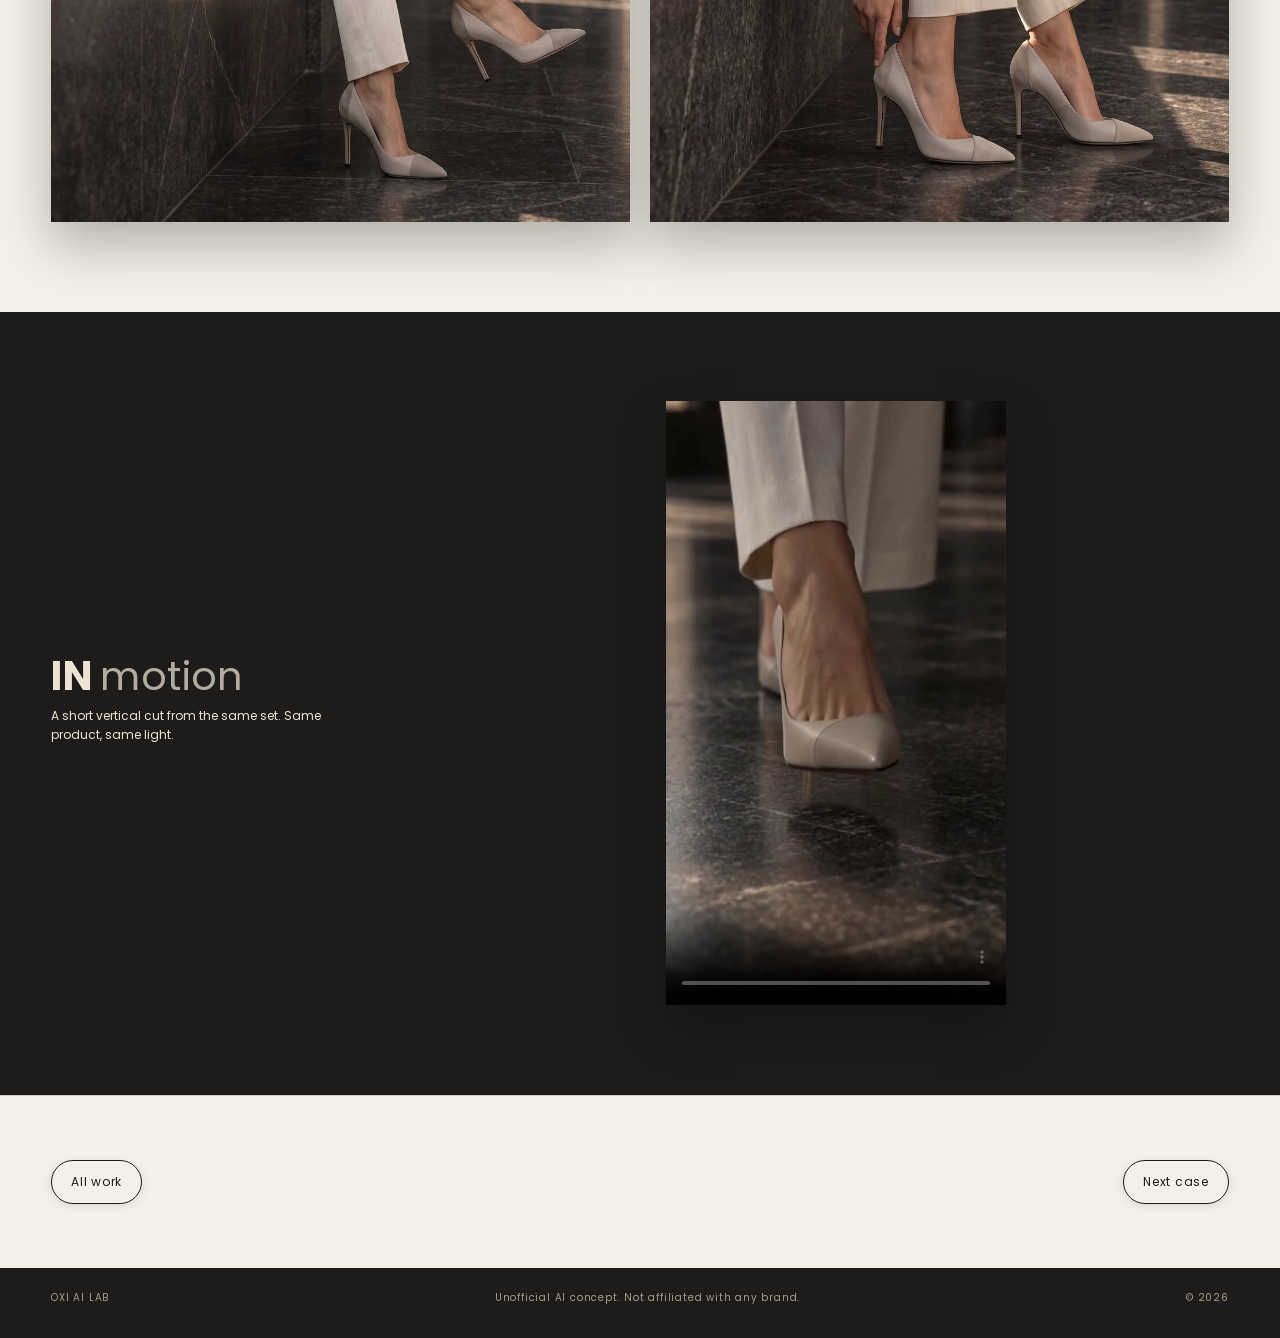
<file: case-shoes.html>
<!DOCTYPE html>
<html lang="en">
<head>
<meta charset="utf-8">
<meta name="viewport" content="width=device-width, initial-scale=1">
<title>Footwear — OXI AI LAB</title>
<meta name="description" content="Cream pointed pumps. Campaign visuals generated from a single product photo.">
<meta property="og:title" content="Footwear — OXI AI LAB">
<meta property="og:image" content="https://oxiailab.github.io/images/shoes-01.jpg">
<link rel="icon" href="favicon.svg" type="image/svg+xml">
<link rel="preconnect" href="https://fonts.googleapis.com">
<link rel="preconnect" href="https://fonts.gstatic.com" crossorigin>
<link href="https://fonts.googleapis.com/css2?family=Poppins:wght@400;600;700&family=Cormorant+Garamond:ital,wght@1,300;1,400&display=swap" rel="stylesheet">
<link rel="stylesheet" href="style.css">
</head>
<body>

<header class="topbar">
  <a href="index.html">OXI AI LAB //</a>
  <nav>
    <a href="index.html#about">About</a>
    <a href="index.html#work">Work</a>
    <a href="index.html#contact">Contact</a>
  </nav>
</header>

<div class="wrap case-head">
  <p class="eyebrow">Case 05 — footwear</p>
  <h1>Cream pointed pumps</h1>
  <p class="note" style="max-width:52ch">Contact shadow under the sole in every frame, because that is what makes a shoe sit on the ground.</p>
  <dl class="specs">
    <div><dt>Category</dt><dd>Footwear</dd></div>
    <div><dt>Input</dt><dd>One product photo</dd></div>
    <div><dt>Output</dt><dd>6 stills, 1 reel</dd></div>
    <div><dt>Light</dt><dd>Warm daylight, single source</dd></div>
  </dl>
</div>

<section class="band brief">
  <div class="wrap cols">
    <div>
      <h2 class="title">The <em>brief</em></h2>
      <p class="note">The only input: a flat product photo. No model, no location, no light.</p>
    </div>
    <figure class="pr-card">
      <img src="images/packshot-shoes.jpg" alt="Flat packshot">
      <figcaption>From a single product photo</figcaption>
    </figure>
  </div>
</section>

<section class="band paper">
  <div class="wrap">
    <h2 class="title">The <em>set</em></h2>
    <div class="frames">
      <img src="images/shoes-01.jpg" alt="" loading="lazy">
      <img src="images/shoes-02.jpg" alt="" loading="lazy">
      <img src="images/shoes-03.jpg" alt="" loading="lazy">
      <img src="images/shoes-04.jpg" alt="" loading="lazy">
      <img src="images/shoes-05.jpg" alt="" loading="lazy">
      <img src="images/shoes-06.jpg" alt="" loading="lazy">
    </div>
  </div>
</section>

<section class="band dark">
  <div class="wrap cols">
    <div>
      <h2 class="title">In <em>motion</em></h2>
      <p class="note">A short vertical cut from the same set. Same product, same light.</p>
    </div>
    <div class="reel"><video src="video/shoes.mp4" poster="images/reel-shoes.jpg" controls playsinline loop preload="metadata"></video></div>
  </div>
</section>

<div class="wrap pager">
  <a class="link" href="index.html#work">All work</a>
  <a class="link" href="case-bag.html">Next case</a>
</div>

<footer class="foot">
  <span>OXI AI LAB</span>
  <span>Unofficial AI concept. Not affiliated with any brand.</span>
  <span>&copy; 2026</span>
</footer>
</body>
</html>
</file>
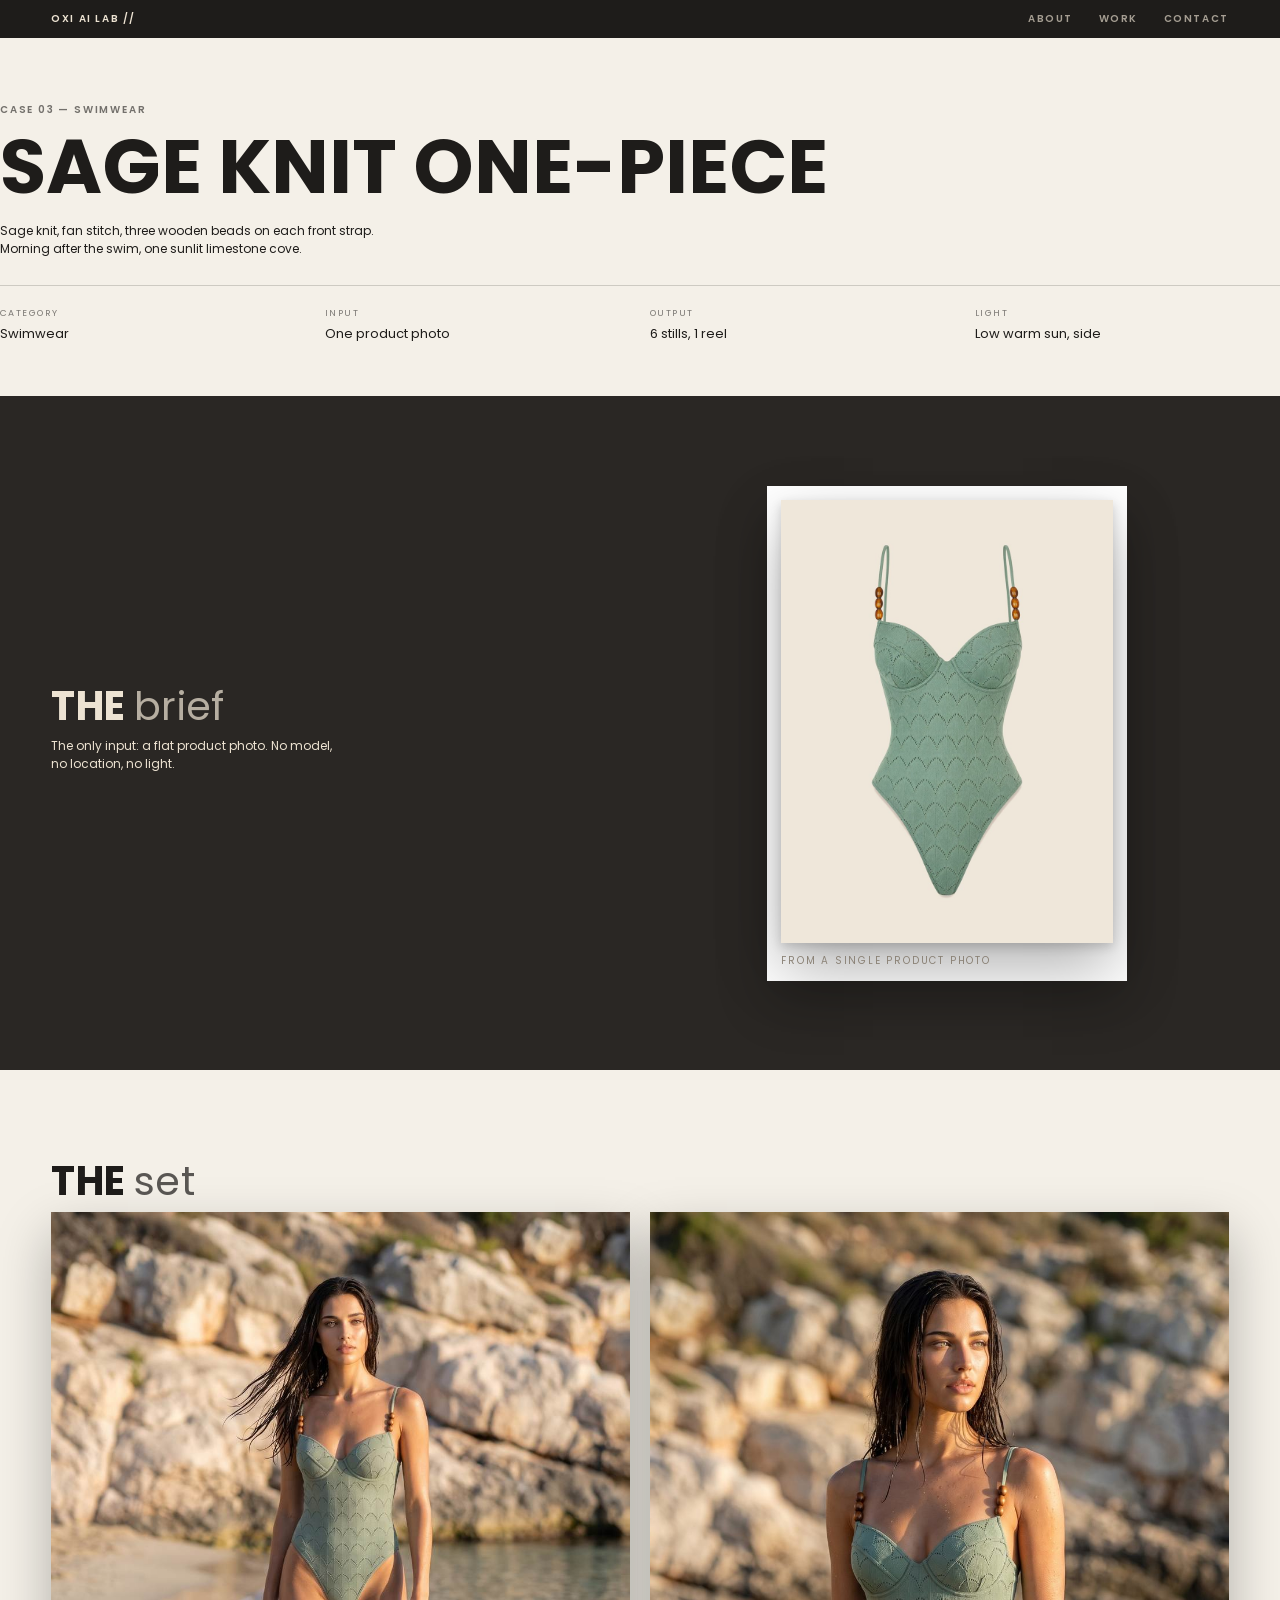
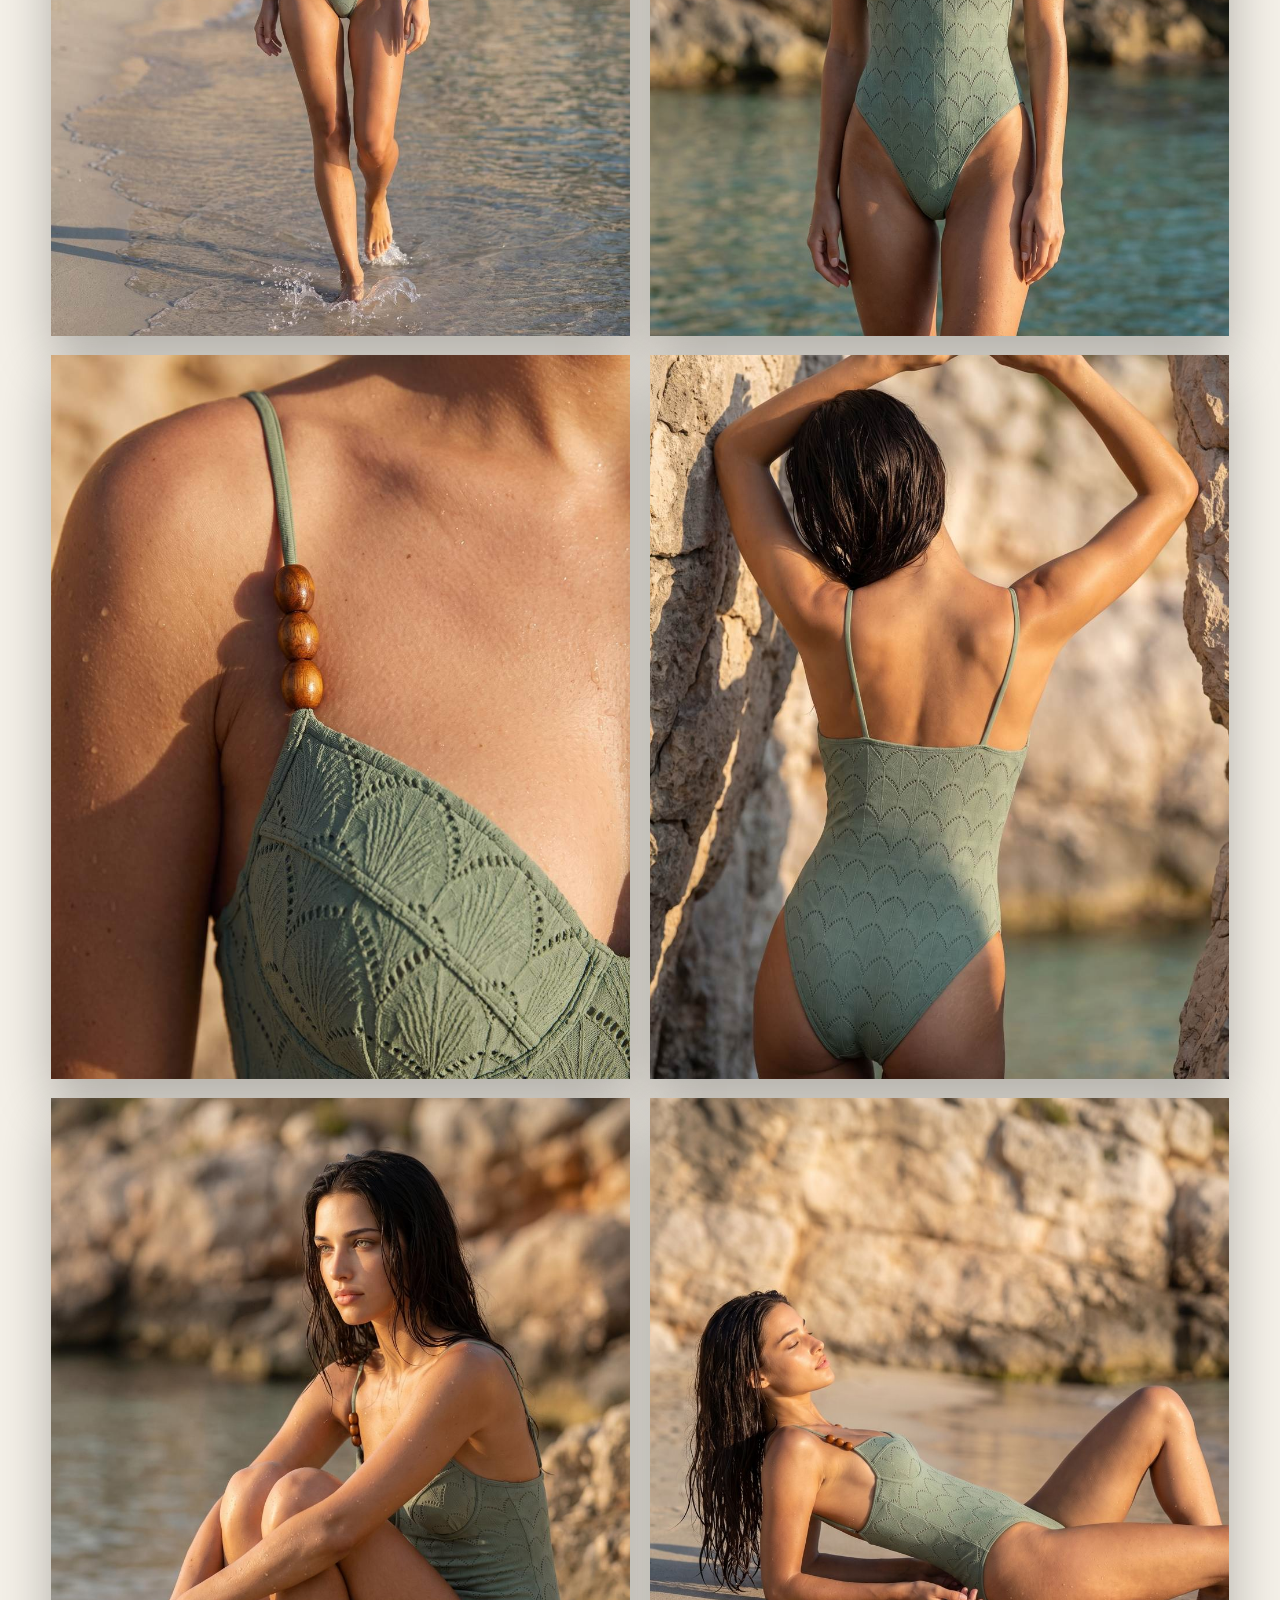
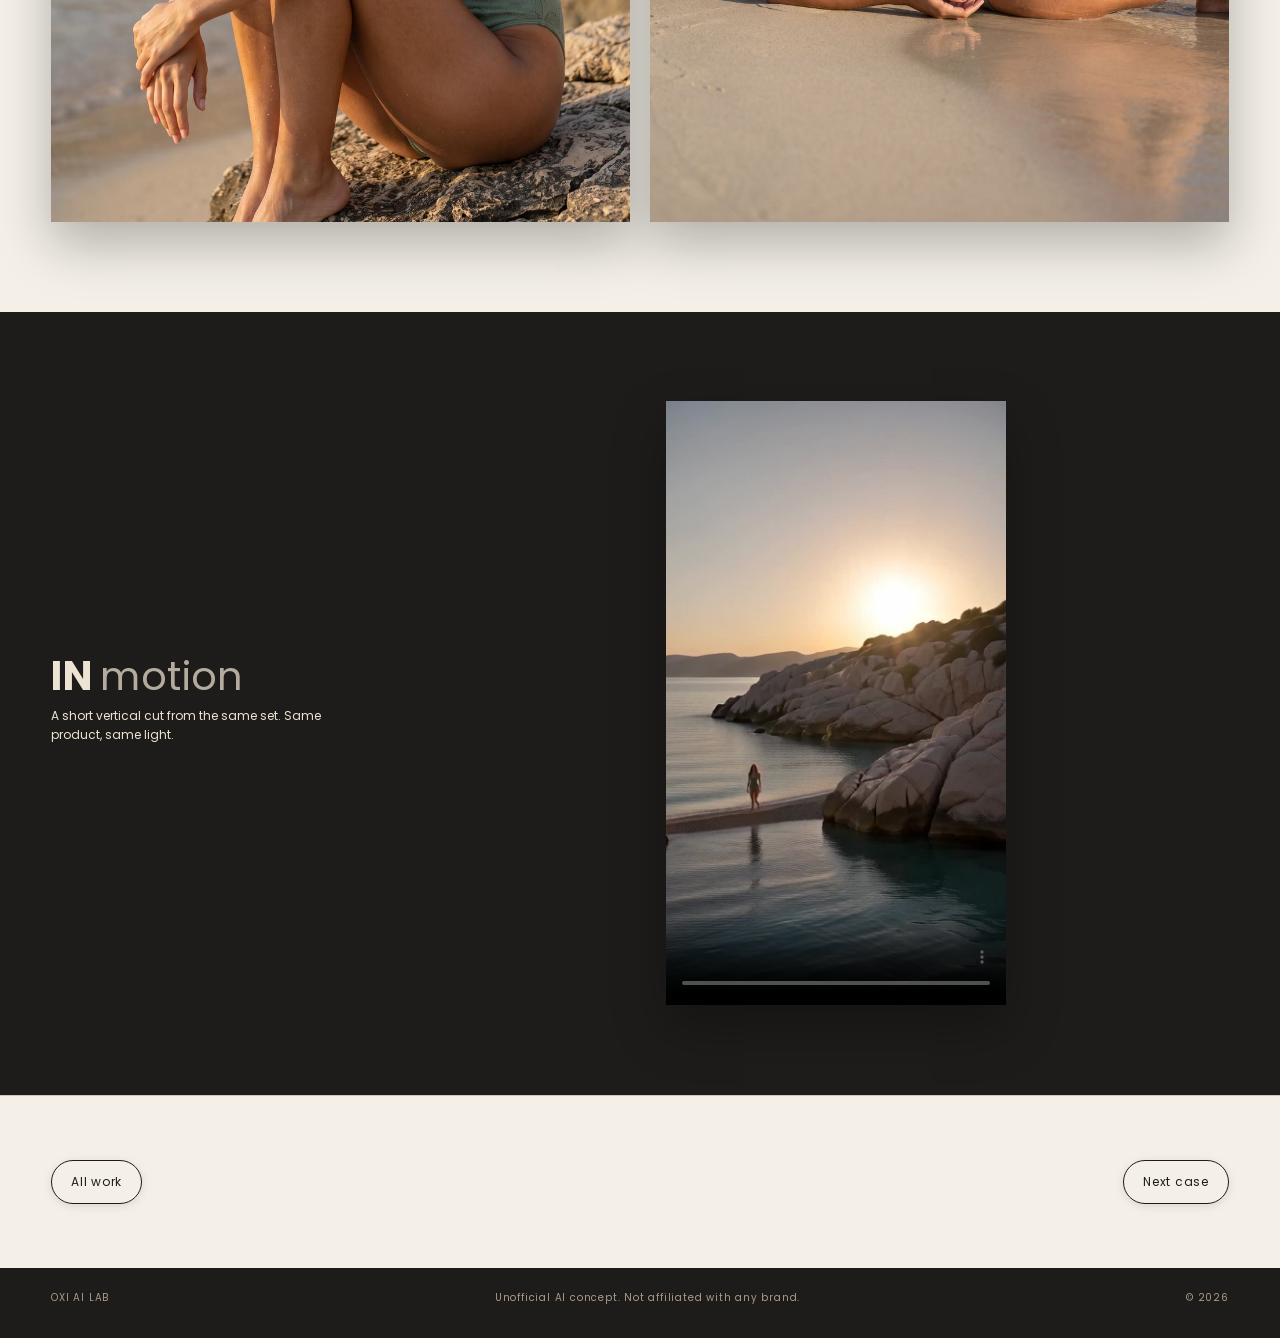
<file: case-swimsuit.html>
<!DOCTYPE html>
<html lang="en">
<head>
<meta charset="utf-8">
<meta name="viewport" content="width=device-width, initial-scale=1">
<title>Swimwear — OXI AI LAB</title>
<meta name="description" content="Sage knit one-piece. Campaign visuals generated from a single product photo.">
<meta property="og:title" content="Swimwear — OXI AI LAB">
<meta property="og:image" content="https://oxiailab.github.io/images/swimsuit-01.jpg">
<link rel="icon" href="favicon.svg" type="image/svg+xml">
<link rel="preconnect" href="https://fonts.googleapis.com">
<link rel="preconnect" href="https://fonts.gstatic.com" crossorigin>
<link href="https://fonts.googleapis.com/css2?family=Poppins:wght@400;600;700&family=Cormorant+Garamond:ital,wght@1,300;1,400&display=swap" rel="stylesheet">
<link rel="stylesheet" href="style.css">
</head>
<body>

<header class="topbar">
  <a href="index.html">OXI AI LAB //</a>
  <nav>
    <a href="index.html#about">About</a>
    <a href="index.html#work">Work</a>
    <a href="index.html#contact">Contact</a>
  </nav>
</header>

<div class="wrap case-head">
  <p class="eyebrow">Case 03 — swimwear</p>
  <h1>Sage knit one-piece</h1>
  <p class="note" style="max-width:52ch">Sage knit, fan stitch, three wooden beads on each front strap. Morning after the swim, one sunlit limestone cove.</p>
  <dl class="specs">
    <div><dt>Category</dt><dd>Swimwear</dd></div>
    <div><dt>Input</dt><dd>One product photo</dd></div>
    <div><dt>Output</dt><dd>6 stills, 1 reel</dd></div>
    <div><dt>Light</dt><dd>Low warm sun, side</dd></div>
  </dl>
</div>

<section class="band brief">
  <div class="wrap cols">
    <div>
      <h2 class="title">The <em>brief</em></h2>
      <p class="note">The only input: a flat product photo. No model, no location, no light.</p>
    </div>
    <figure class="pr-card">
      <img src="images/packshot-swimsuit.jpg" alt="Flat packshot">
      <figcaption>From a single product photo</figcaption>
    </figure>
  </div>
</section>

<section class="band paper">
  <div class="wrap">
    <h2 class="title">The <em>set</em></h2>
    <div class="frames">
      <img src="images/swimsuit-01.jpg" alt="" loading="lazy">
      <img src="images/swimsuit-02.jpg" alt="" loading="lazy">
      <img src="images/swimsuit-03.jpg" alt="" loading="lazy">
      <img src="images/swimsuit-04.jpg" alt="" loading="lazy">
      <img src="images/swimsuit-05.jpg" alt="" loading="lazy">
      <img src="images/swimsuit-06.jpg" alt="" loading="lazy">
    </div>
  </div>
</section>

<section class="band dark">
  <div class="wrap cols">
    <div>
      <h2 class="title">In <em>motion</em></h2>
      <p class="note">A short vertical cut from the same set. Same product, same light.</p>
    </div>
    <div class="reel"><video src="video/swimsuit.mp4" poster="images/reel-swimsuit.jpg" controls playsinline loop preload="metadata"></video></div>
  </div>
</section>

<div class="wrap pager">
  <a class="link" href="index.html#work">All work</a>
  <a class="link" href="case-jewellery.html">Next case</a>
</div>

<footer class="foot">
  <span>OXI AI LAB</span>
  <span>Unofficial AI concept. Not affiliated with any brand.</span>
  <span>&copy; 2026</span>
</footer>
</body>
</html>
</file>
<file: style.css>
/* =========================================================
   OXI AI LAB — коллажное портфолио
   Цвета и шрифты — в :root. Разметка — в .html
   ========================================================= */

:root{
  --ink:      #1E1C1A;   /* тёмные развороты */
  --ink-soft: #2A2724;   /* антрацит канона */
  --cream:    #EDE3D2;
  --paper:    #F4F0E8;   /* утверждённый светлый фон соцсетей */
  --bronze:   #94613A;   /* курсивный акцент на светлом */
  --tan:      #DEB887;   /* фирменная полоска, курсив на тёмном */
  --sand:     #A99B87;   /* русские подписи, вторичный текст */
  --line-l:   rgba(30,28,26,.18);
  --line-d:   rgba(237,227,210,.18);

  --sans:  "Poppins","Helvetica Neue",Arial,sans-serif;

  --pad: clamp(16px,4vw,60px);
  --max: 1320px;
}

*{ box-sizing:border-box; }
[hidden]{ display:none !important; }
html{ scroll-behavior:smooth; }
@media (prefers-reduced-motion:reduce){ html{ scroll-behavior:auto; } }

body{
  margin:0; color:var(--ink); font-family:var(--sans);
  font-size:clamp(13px,.95vw,15px); line-height:1.6;
  background:var(--paper); -webkit-font-smoothing:antialiased;
}
img,video{ display:block; width:100%; height:auto; }
a{ color:inherit; text-decoration:none; }
a:focus-visible{ outline:2px solid currentColor; outline-offset:3px; }
.wrap{ max-width:var(--max); margin:0 auto; padding-inline:var(--pad); }

/* ---------- бумажная фактура (генерится CSS, файл не нужен) ---------- */
.grain{ position:relative; }
.grain::before{
  content:""; position:absolute; inset:0; pointer-events:none; opacity:.35;
  background-image:url("data:image/svg+xml,%3Csvg xmlns='http://www.w3.org/2000/svg' width='160' height='160'%3E%3Cfilter id='n'%3E%3CfeTurbulence type='fractalNoise' baseFrequency='.85' numOctaves='3'/%3E%3C/filter%3E%3Crect width='160' height='160' filter='url(%23n)' opacity='.5'/%3E%3C/svg%3E");
  mix-blend-mode:multiply;
}
.band.dark.grain::before{ mix-blend-mode:screen; opacity:.12; }

/* ---------- полосы ---------- */
.band{ padding-block:clamp(48px,7vw,110px); position:relative; }
.band.dark{ background:var(--ink); color:var(--cream); }
.band.paper{ background:var(--paper); }

/* ---------- типографика ---------- */
.giant{
  margin:0; font-weight:700; text-transform:uppercase;
  letter-spacing:-.015em; line-height:.9;
  font-size:clamp(46px,12vw,164px);
}
.title{
  margin:0 0 10px; font-weight:700; text-transform:uppercase;
  letter-spacing:.01em; line-height:1.06;
  font-size:clamp(21px,3.1vw,44px);
}
/* Акцент внутри заголовка: то же семейство, светлее и без капса.
   Курсив Cormorant разрешён только на ровных подложках — канон visual-identity.md §8. */
.title em, .giant em{
  font-style:normal; font-weight:400; text-transform:none;
  letter-spacing:.01em; opacity:.72;
}
.hand{ font-weight:400; text-transform:uppercase; letter-spacing:.22em;
       font-size:clamp(13px,1.5vw,19px); line-height:1.2; margin:0; }
.eyebrow{ margin:0 0 10px; font-size:10px; letter-spacing:.18em; text-transform:uppercase; font-weight:600; opacity:.6; }
.note{ font-size:12px; line-height:1.55; max-width:36ch; margin:0 0 8px; }
.note-ru{ font-size:11px; line-height:1.5; max-width:36ch; color:var(--sand); margin:0; }
.lead{ font-size:clamp(15px,1.4vw,19px); line-height:1.45; max-width:44ch; margin:0 0 14px; }
p{ margin:0 0 12px; }

/* ---------- шапка ---------- */
.topbar{
  position:sticky; top:0; z-index:20;
  display:flex; justify-content:space-between; align-items:center; gap:16px;
  padding:11px var(--pad); background:var(--ink); color:var(--cream);
  font-size:10px; letter-spacing:.16em; text-transform:uppercase; font-weight:600;
}
.topbar nav{ display:flex; gap:clamp(10px,2vw,28px); }
.topbar nav a{ opacity:.65; } .topbar nav a:hover{ opacity:1; }

/* ---------- герой ---------- */
.hero{ background:var(--ink); position:relative; overflow:hidden; padding-block:clamp(20px,3vw,44px) clamp(40px,6vw,80px); }
.hero-strip{ display:grid; grid-template-columns:1fr 1.45fr 1fr; gap:clamp(6px,1vw,14px); padding-inline:var(--pad); }
.hero-strip img{ aspect-ratio:3/4; object-fit:cover; }
.hero-strip .side{ opacity:.4; align-self:center; }
.hero-title{ position:absolute; left:0; right:0; top:30%; z-index:3; text-align:center; color:#fff; pointer-events:none;
             text-shadow:0 10px 50px rgba(0,0,0,.6); }
.hero-title .hand{ display:block; margin-top:-.18em; opacity:.9; }
@media (max-width:760px){
  .hero-strip{ grid-template-columns:1fr; } .hero-strip .side{ display:none; }
  .hero-title{ top:auto; bottom:14%; }
}

/* ---------- две колонки ---------- */
.cols{ display:grid; grid-template-columns:1fr 1fr; gap:clamp(22px,4vw,60px); align-items:center; }
.cols img{ aspect-ratio:4/5; object-fit:cover; }
@media (max-width:820px){ .cols{ grid-template-columns:1fr; } }

/* ---------- строка-манифест ---------- */
.manifest{
  display:flex; flex-wrap:wrap; justify-content:center; align-items:baseline;
  gap:clamp(8px,2.4vw,30px); padding-block:clamp(24px,3.6vw,48px);
  border-block:1px solid var(--line-l); background:var(--paper);
  font-size:clamp(12px,1.5vw,20px); text-transform:uppercase; letter-spacing:.05em; font-weight:600;
}
.manifest span:nth-child(even){ font-weight:400; text-transform:none; letter-spacing:.01em; color:var(--sand); }

/* ---------- пилюли услуг ---------- */
.pills{ display:flex; flex-wrap:wrap; gap:10px; margin:22px 0 0; padding:0; }
.pills li{ list-style:none; border:1px solid var(--line-l); border-radius:999px; padding:11px 20px; font-size:12px; }
.band.dark .pills li{ border-color:var(--line-d); }

/* ---------- ДЕКОР ----------
   .rail — рейка с прищепками над разворотом
   .circles — контурные круги в углу
------------------------------------ */
.rail{ position:relative; height:34px; margin-bottom:14px; }
.rail::before{ content:""; position:absolute; left:0; right:0; top:9px; height:1px; background:currentColor; opacity:.35; }
.rail i{ position:absolute; top:0; width:9px; height:26px; border:1px solid currentColor; border-radius:3px; opacity:.55; }
.rail i:nth-child(1){ left:12%; } .rail i:nth-child(2){ left:48%; } .rail i:nth-child(3){ left:83%; }
.circles{ position:absolute; right:var(--pad); top:14%; width:clamp(90px,11vw,170px); aspect-ratio:1; pointer-events:none; opacity:.5; }
.circles span{ position:absolute; inset:0; border:1px solid currentColor; border-radius:50%; }
.circles span:nth-child(2){ inset:0 26% 26% 0; } .circles span:nth-child(3){ inset:22% 0 0 24%; }

/* ---------- РАЗВОРОТ КЕЙСА ----------
   Ровная строка: текстовый блок + два кадра.
   Пакшот на кремовом — маленькая карточка поверх кадров.
------------------------------------------------ */
.board{
  position:relative;
  display:grid; grid-template-columns:repeat(3,1fr);
  gap:clamp(10px,1.6vw,22px); align-items:start;
  margin-top:clamp(22px,3.4vw,44px);
}
.board a, .board figure{ margin:0; display:block; }
.board img, .board video{
  aspect-ratio:4/5; object-fit:cover;
  box-shadow:0 26px 60px rgba(0,0,0,.32), 0 4px 10px rgba(0,0,0,.18);
}
.board.flip .b-cap{ order:9; }
.b-cap{ padding-top:2px; }
.b-tile{ display:block; }

@media (max-width:860px){
  .board{ grid-template-columns:1fr; }
  .board .b-cap, .board.flip .b-cap{ order:1; grid-column:1 / -1; }
  .circles{ display:none; }
}
@media (max-width:520px){ .board{ grid-template-columns:1fr; } }

.link{ display:inline-block; font-size:11px; letter-spacing:.14em; text-transform:uppercase; font-weight:600;
       border-bottom:1px solid currentColor; padding-bottom:3px; margin-top:6px; }

/* ---------- шаги ---------- */
.steps{ list-style:none; margin:22px 0 0; padding:0; max-width:720px; counter-reset:step; }
.steps li{ counter-increment:step; display:grid; grid-template-columns:34px 1fr; gap:14px;
           padding:15px 0; border-top:1px solid var(--line-l); }
.steps li::before{ content:counter(step,decimal-leading-zero); font-size:10px; letter-spacing:.12em; opacity:.5; padding-top:4px; }
.steps b{ display:block; text-transform:uppercase; letter-spacing:.06em; font-size:13px; margin-bottom:2px; }

/* ---------- финал ---------- */
.cta{ background:var(--paper); padding-block:clamp(50px,8vw,120px); text-align:left; }
.contacts{ display:flex; flex-wrap:wrap; gap:26px; margin-top:26px; font-size:12px; letter-spacing:.08em; text-transform:uppercase; }
.btn{ display:inline-block; margin-top:24px; background:var(--ink); color:var(--cream);
      padding:16px 28px; font-size:11px; letter-spacing:.16em; text-transform:uppercase; font-weight:600; }
/* ---------- форма брифа ---------- */
.briefform{ margin-top:34px; max-width:640px; display:grid; gap:18px; }
.brief-row{ display:grid; grid-template-columns:1fr 1fr; gap:18px; }
@media (max-width:640px){ .brief-row{ grid-template-columns:1fr; } }
.briefform label{ display:grid; gap:7px; font-size:10px; letter-spacing:.16em;
              text-transform:uppercase; font-weight:600; color:var(--ink); }
.briefform input, .briefform select, .briefform textarea{
  font-family:inherit; font-size:14px; letter-spacing:normal; text-transform:none; font-weight:400;
  color:var(--ink); background:#fff; border:1px solid var(--line-l); border-radius:0;
  padding:12px 14px; width:100%; }
.briefform textarea{ resize:vertical; min-height:96px; }
.briefform input:focus, .briefform select:focus, .briefform textarea:focus{
  outline:none; border-color:var(--bronze); box-shadow:0 0 0 2px rgba(148,97,58,.15); }
.briefform input::placeholder, .briefform textarea::placeholder{ color:#9c927f; }
.brief-foot{ display:flex; align-items:center; gap:18px; flex-wrap:wrap; }
.brief-foot .btn{ margin-top:0; cursor:pointer; border:0; }
.brief-foot .btn[disabled]{ opacity:.5; cursor:default; }
.brief-msg{ font-size:12px; color:var(--sand); }
.brief-msg.err{ color:#a23; }
.brief-thanks{ margin:34px 0 0; font-family:var(--italic); font-style:italic;
               font-size:clamp(19px,2.1vw,26px); color:var(--bronze); }
button.btn{ font-family:inherit; cursor:pointer; border:0; }

.foot{ background:var(--ink); color:var(--sand); display:flex; flex-wrap:wrap; gap:12px;
       justify-content:space-between; padding:22px var(--pad) 32px; font-size:10px; letter-spacing:.08em; }

/* ---------- страница кейса ---------- */
.case-head{ padding:clamp(30px,5vw,70px) 0 clamp(20px,3vw,42px); }
.case-head h1{ margin:8px 0 16px; font-weight:700; text-transform:uppercase; line-height:1.02; font-size:clamp(30px,6vw,76px); }
.specs{ display:grid; grid-template-columns:repeat(auto-fit,minmax(130px,1fr)); gap:20px;
        border-top:1px solid var(--line-l); padding-top:20px; margin-top:26px; }
.specs dt{ font-size:9px; text-transform:uppercase; letter-spacing:.16em; opacity:.55; margin-bottom:4px; }
.specs dd{ margin:0; font-size:13px; }
.brief{ background:var(--ink-soft); color:var(--cream); }
/* пакшот не обрезается никогда: родная пропорция, целиком */
.brief .pr-card{ width:min(100%,360px); margin:0; justify-self:center; }
.brief .pr-card img{ aspect-ratio:auto; }
.frames{ display:grid; grid-template-columns:repeat(2,1fr); gap:clamp(10px,1.5vw,20px); }
.frames img{ aspect-ratio:4/5; object-fit:cover; }
.reel{ max-width:340px; } .reel img, .reel video{ aspect-ratio:9/16; object-fit:cover; width:100%; height:auto; }
.pager{ display:flex; justify-content:space-between; gap:16px; padding-block:clamp(32px,5vw,64px); border-top:1px solid var(--line-l); }
@media (max-width:700px){ .frames{ grid-template-columns:1fr; } }

/* плитка кадра в ряду разворота */
.b-tile{ display:block; margin:0; }
.b-tile img{ aspect-ratio:4/5; object-fit:cover; }

/* ---------- пакшот на кремовом ----------
   Маленькая карточка, лежит поверх двух кадров, со своей тенью.
   Размер — width, положение — bottom и left. Текст — в <figcaption>.
------------------------------------------------ */
:root{ --italic:"Cormorant Garamond",Georgia,serif; }

.b-pack{
  position:absolute; z-index:4;
  width:23%; bottom:6%;
  left:calc(66.666% - 11.5%);
  background:#F2EDE4;
  box-shadow:0 34px 70px rgba(0,0,0,.42), 0 6px 16px rgba(0,0,0,.24);
}
.board.flip .b-pack{ left:calc(33.333% - 11.5%); }
.b-pack img{ aspect-ratio:4/5; object-fit:cover; box-shadow:none; }
.pack-note{
  position:absolute; left:8%; right:8%; bottom:7%;
  margin:0; text-align:left;
  font-family:var(--italic); font-style:italic; font-weight:400;
  font-size:clamp(11px,1.15vw,18px); line-height:1.15;
  color:#2A2724;
}

/* Средние экраны: разворот в две колонки, кадры идут второй строкой,
   стык между ними по центру — карточка встаёт туда же. */
@media (max-width:860px){
  /* Пакшот перестаёт быть врезкой: встаёт отдельной карточкой слева,
     между текстом и кадром. Ширина и подпись — крупнее. */
  .b-pack{
    position:static; order:2;
    width:62%; max-width:340px;
    margin:0 auto 4px 0;
    grid-column:1 / -1;
  }
  .board.flip .b-pack{ left:auto; margin-right:auto; margin-left:0; }
  .pack-note{ left:7%; right:7%; bottom:6%; font-size:clamp(19px,4.6vw,28px); }
}
@media (max-width:520px){
  .b-pack{ width:72%; }
  .pack-note{ font-size:clamp(20px,5.4vw,30px); }
}

/* ---------- объём ---------- */
.cols img{ box-shadow:0 26px 60px rgba(0,0,0,.30), 0 4px 10px rgba(0,0,0,.16); }
.hero-strip img{ box-shadow:0 30px 70px rgba(0,0,0,.45); }
.band.paper .manifest, .manifest{ box-shadow:inset 0 12px 24px -22px rgba(0,0,0,.5); }
.frames img, .reel img, .reel video{ box-shadow:0 22px 50px rgba(0,0,0,.28); }
.pills li{ box-shadow:0 2px 10px rgba(0,0,0,.08); }
.btn{ box-shadow:0 14px 30px rgba(0,0,0,.28); }

/* ---------- About: сетка макро вместо кадра с моделью ---------- */
.about-grid{ display:grid; grid-template-columns:1fr 1fr; gap:clamp(8px,1.2vw,16px); }
.about-grid img{
  aspect-ratio:1/1; object-fit:cover;
  box-shadow:0 22px 50px rgba(0,0,0,.34), 0 4px 10px rgba(0,0,0,.18);
}
.cols .about-grid img{ box-shadow:0 22px 50px rgba(0,0,0,.34), 0 4px 10px rgba(0,0,0,.18); }

/* ============ БЛОК КЕЙСА: ДВА ТИПА, ЧЕРЕДУЮТСЯ ============
   Чётные — тёмный диптих: кремовая панель с пакшотом, зазор, кадр 4:5.
   Нечётные — кремовый отпечаток: кадр 4:5, рядом карточка пакшота.
   Кадры идут слайд-шоу: 6 кадров, по 2,5 с, бесшовный цикл.
   Ни одной надписи поверх фотографии.
--------------------------------------------------------- */
:root{ --gapv:clamp(12px,1.6vw,24px); --italic:"Cormorant Garamond",Georgia,serif; }

/* ---- кейс = слайд во весь экран ----
   Высота кадра считается от высоты окна, поэтому слайд всегда помещается целиком.
   На телефоне слайды выключены: там всё листается обычной прокруткой. */
.case{ padding-block:clamp(48px,7vw,110px); position:relative; }
@media (min-width:861px) and (min-height:620px){
  html{ scroll-snap-type:y proximity; scroll-padding-top:0; }
  .case{ --fh:clamp(360px, calc(100svh - 230px), 940px);
         min-height:100svh; display:grid; align-content:center;
         padding-block:clamp(30px,4vh,60px); scroll-snap-align:start; scroll-snap-stop:always; }
  .case .pr-frame{ height:var(--fh); width:auto; aspect-ratio:4/5; }
  .case .pr{ justify-content:center; }
  .case:not(.flip-none) .pr{ grid-template-columns:clamp(240px,24vw,330px) auto; }
  .case .pr:not(.flip){ grid-template-columns:auto clamp(240px,24vw,330px); }
  /* пакшот вписан и по высоте экрана, и в ширину карточки: не вылезает за рамку */
  .case .pr-card img{ max-height:calc(var(--fh) - 360px); min-height:120px;
                      max-width:100%; width:auto; height:auto; margin-inline:auto; }
  .case .link{ margin-top:clamp(16px,2.4vh,34px); }
}
.case.dark{ background:var(--ink); color:var(--cream); }
.case.paper{ background:var(--paper); color:var(--ink); }
.case .head{ position:relative; padding-left:clamp(14px,1.5vw,22px); margin-bottom:26px; }
.case .head::before{ content:""; position:absolute; left:0; top:2px; bottom:2px;
                     width:3px; background:var(--tan); }
.case .title{ margin:0; }
.case .title em{ display:block; font-family:var(--italic); font-style:italic;
                 font-weight:400; text-transform:none; letter-spacing:0;
                 font-size:.52em; line-height:1.1; opacity:1; }
.case.paper .title em{ color:var(--bronze); }
.case.dark  .title em{ color:var(--tan); }
.case .tag{ margin:0 0 8px; font-size:11px; letter-spacing:.2em; text-transform:uppercase; opacity:.62; }

.case .line{ margin:0; font-family:var(--italic); font-style:italic;
             font-size:clamp(19px,2.1vw,26px); line-height:1.18; }
.case.paper .line{ color:var(--bronze); }
.case.dark  .line{ color:var(--tan); }

/* общая механика слайд-шоу */
.track{ display:flex; width:800%; height:100%;
        animation:caseSlide 15s cubic-bezier(.65,0,.2,1) infinite; }
.track img{ flex:0 0 12.5%; width:12.5%; height:100%; object-fit:cover; box-shadow:none; }
@keyframes caseSlide{
  0%,13.3%{transform:translateX(0)}      16.6%,29.9%{transform:translateX(-12.5%)}
  33.3%,46.6%{transform:translateX(-25%)} 50%,63.3%{transform:translateX(-37.5%)}
  66.6%,79.9%{transform:translateX(-50%)} 83.3%,96.6%{transform:translateX(-62.5%)}
  100%{transform:translateX(-75%)}
}
/* Если в системе выключены анимации, лента не едет, а кадры сменяются плавным затуханием:
   тот же шаг 2,5 секунды, движения нет. */
@media (prefers-reduced-motion:reduce){
  .track{ display:block; width:100%; height:100%; animation:none; }
  .track img{ position:absolute; inset:0; width:100%; height:100%;
              opacity:0; animation:caseFade 15s linear infinite; }
  .track img:nth-child(n+7){ display:none; }
  .track img:nth-child(1){ animation-delay:0s }
  .track img:nth-child(2){ animation-delay:-12.5s }
  .track img:nth-child(3){ animation-delay:-10s }
  .track img:nth-child(4){ animation-delay:-7.5s }
  .track img:nth-child(5){ animation-delay:-5s }
  .track img:nth-child(6){ animation-delay:-2.5s }
}
@keyframes caseFade{
  0%{ opacity:0 } 2%,15%{ opacity:1 } 17%,100%{ opacity:0 }
}

/* ---- блок кейса: один на оба цвета ----
   .flip (тёмные) ставит колонку с пакшотом слева. Стрелка смотрит от пакшота к кадру. */
.case.dark .note, .case.dark .note-ru{ color:inherit; }
.case.dark .note-ru{ color:var(--sand); }
/* ---- тип 2: кремовый отпечаток ---- */
.pr{ --prgap:clamp(20px,3vw,48px);
     display:grid; grid-template-columns:1fr clamp(250px,31vw,360px);
     gap:var(--prgap); align-items:start; }
.pr.flip{ grid-template-columns:clamp(250px,31vw,360px) 1fr; }
.pr.flip .pr-side{ order:-1; }
.pr-card{ position:relative; }
.pr-arrow{ position:absolute; top:50%; z-index:4;
  width:52px; height:52px; border-radius:50%; background:var(--ink); color:var(--cream);
  display:grid; place-items:center; font-size:18px; box-shadow:0 10px 30px rgba(0,0,0,.35); }
.pr.flip .pr-arrow{ left:calc(100% + var(--prgap) / 2); transform:translate(-50%,-50%); }
.pr:not(.flip) .pr-arrow{ right:calc(100% + var(--prgap) / 2); transform:translate(50%,-50%); }
.case.dark .pr-arrow{ background:var(--cream); color:var(--ink); }
.pr-frame{ position:relative; overflow:hidden; aspect-ratio:4/5;
           box-shadow:0 30px 70px rgba(0,0,0,.24); }
/* Пока кадр не загрузился, на его месте тон блока, а не белый лист. */
.case.paper .pr-frame{ background:#E3DACB; }
.case.dark  .pr-frame{ background:#2A2724; }
.case.paper .track img{ background:#E3DACB; }
.case.dark  .track img{ background:#2A2724; }
.pr-card img{ background:var(--panel,#EFE7DA); }
.frames img, .reel img, .reel video{ background:#E3DACB; }
.hero-strip img{ background:#2A2724; }
.about-grid img{ background:#2A2724; }
.pr-card{ margin:0 0 18px; background:#fff; padding:14px 14px 12px;
          box-shadow:0 22px 50px rgba(0,0,0,.20); }
.case.dark .pr-card{ box-shadow:0 22px 50px rgba(0,0,0,.55); }
.case.dark .pr-frame{ box-shadow:0 30px 70px rgba(0,0,0,.5); }
.pr-card img{ width:100%; height:auto; object-fit:contain; background:var(--panel,#EFE7DA); }
.pr-card figcaption{ margin-top:10px; font-size:10px; letter-spacing:.18em;
                     text-transform:uppercase; color:#8b8276; }
.pr-side .note, .pr-side .note-ru{ margin-top:12px; }

@media (max-width:860px){
  .pr, .pr.flip{ grid-template-columns:1fr; }
  .pr-arrow{ display:none; }
  .pr-side{ order:-1; }
  .pr-card{ max-width:300px; margin-inline:auto; }
  .circles{ display:none; }
}

/* ---------- Кнопка кейса: пилюля как в блоке услуг ---------- */
.b-cap .link{ display:inline-block; width:auto; }
.b-cap .note-ru{ margin-bottom:6px; }
.link{
  display:inline-block; margin-top:clamp(34px,4vw,58px);
  border:1px solid currentColor; border-radius:999px;
  padding:11px 19px;
  font-size:12px; letter-spacing:.06em; text-transform:none; font-weight:400;
  box-shadow:0 2px 10px rgba(0,0,0,.10);
  transition:background .2s, color .2s;
}
.band.paper .link:hover{ background:var(--ink); color:var(--paper); }
.band.dark  .link:hover{ background:var(--cream); color:var(--ink); }
.pager .link{ margin-top:0; }

/* ---- навигация по слайдам ---- */
.slidenav{ position:fixed; right:14px; top:50%; transform:translateY(-50%); z-index:30;
           display:none; flex-direction:column; gap:10px; }
.slidenav button{ width:10px; height:10px; padding:0; border-radius:50%; cursor:pointer;
                  border:1px solid currentColor; background:transparent; color:var(--ink);
                  opacity:.45; transition:opacity .2s, background .2s; }
.slidenav button[aria-current="true"]{ opacity:1; background:currentColor; }
.slidenav button:hover{ opacity:1; }
.slidenav.on-dark button{ color:var(--cream); }
.slidehint{ position:absolute; left:50%; bottom:18px; transform:translateX(-50%);
            font-size:10px; letter-spacing:.2em; text-transform:uppercase; opacity:.5; }
@media (min-width:861px) and (min-height:620px){ .slidenav{ display:flex; } }
@media (prefers-reduced-motion:reduce){ html{ scroll-behavior:auto; } }
</file>
